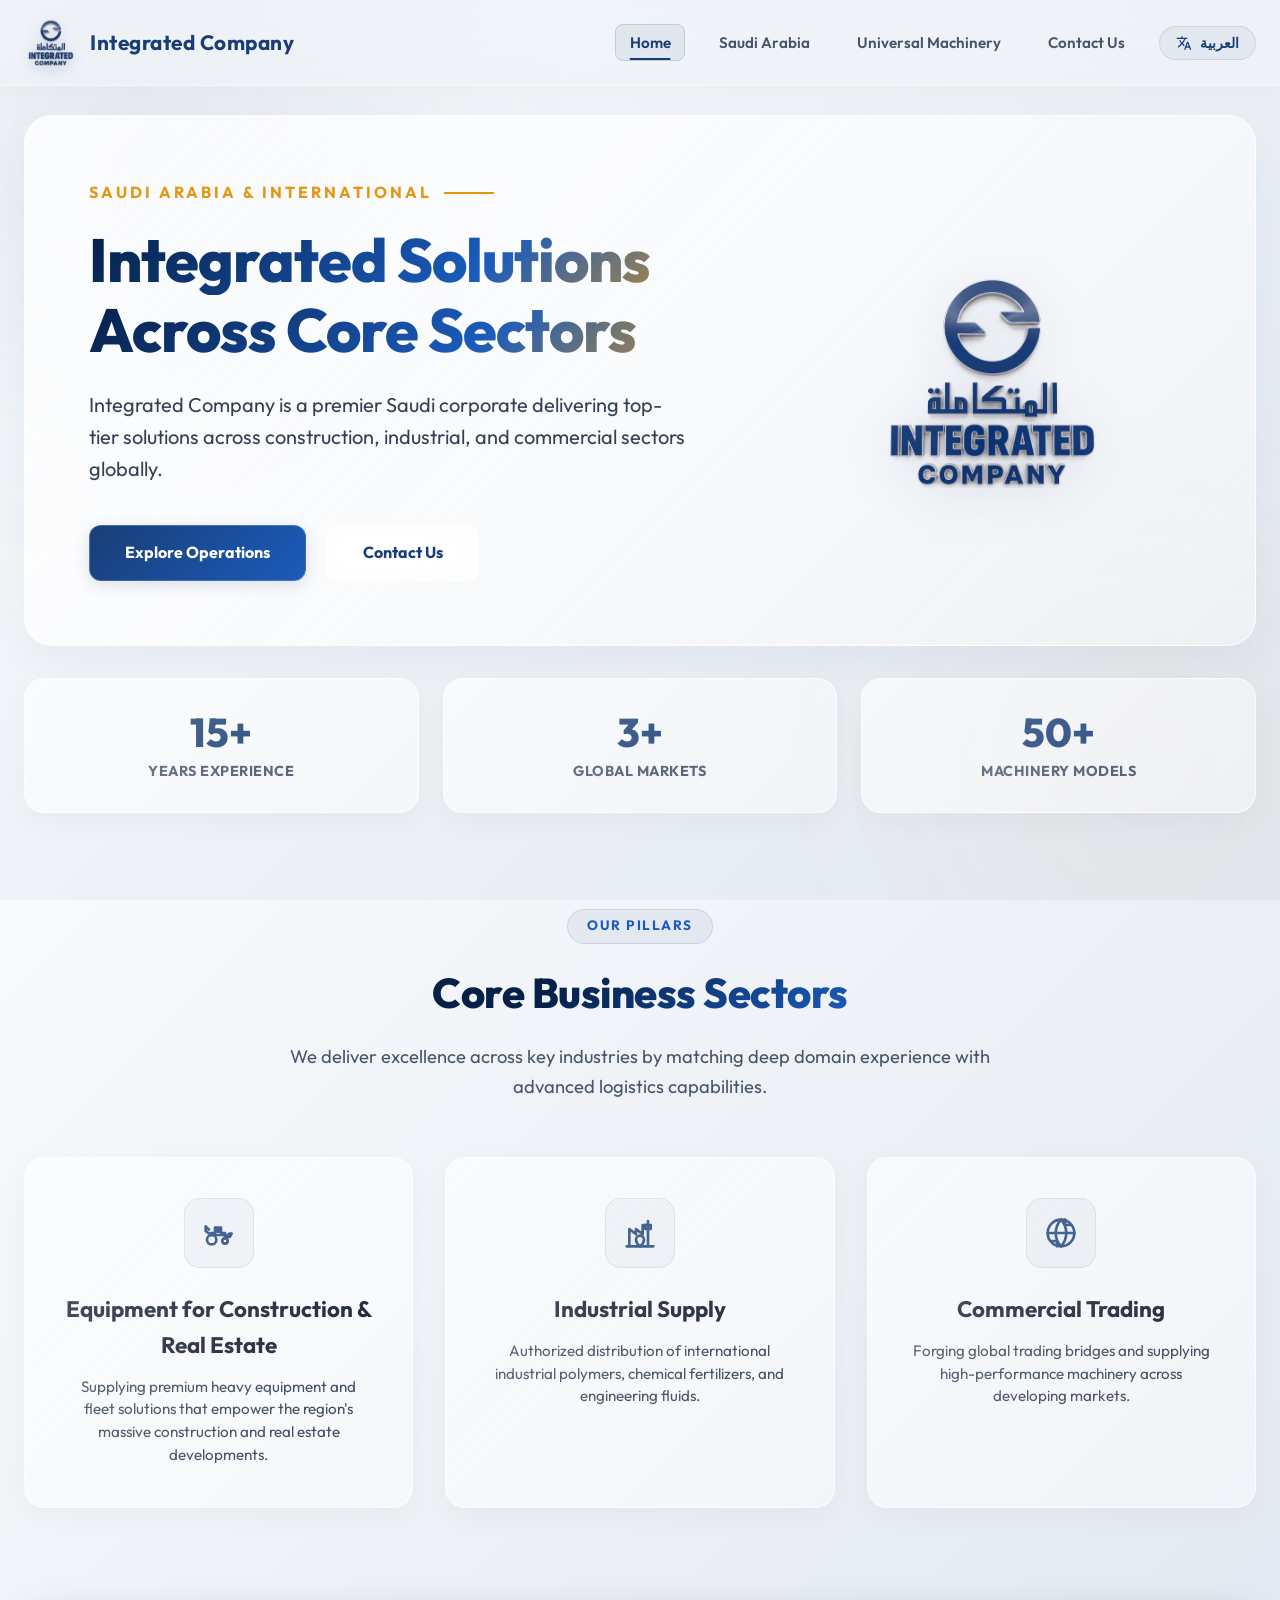
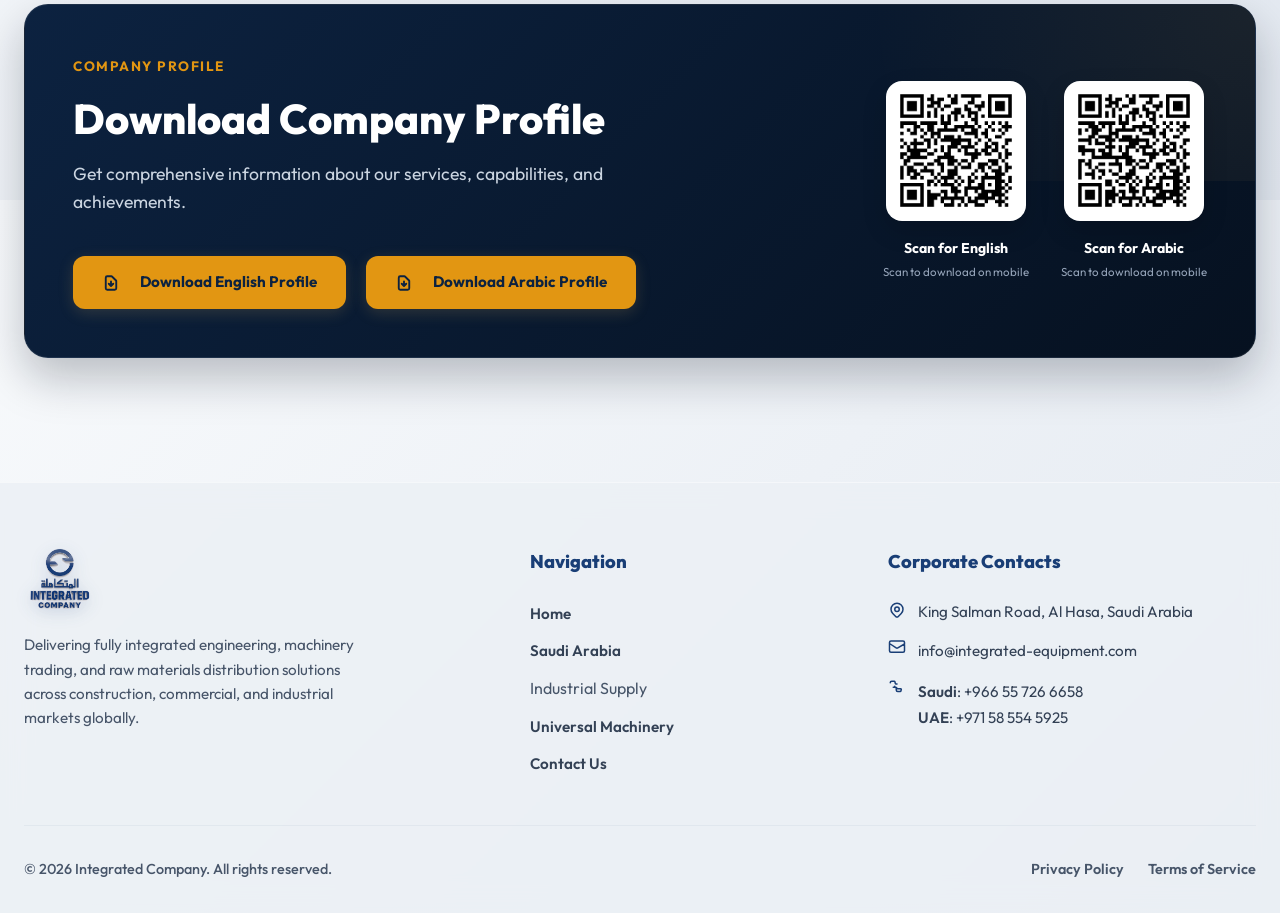
<file: index.html>
<!DOCTYPE html>
<html lang="en" dir="ltr">
<head>
  <meta charset="UTF-8">
  <meta name="viewport" content="width=device-width, initial-scale=1.0">
  <meta name="description" content="Integrated Company - Premium Saudi company delivering integrated engineering, industrial, and heavy machinery solutions across Saudi Arabia and West Africa.">
  <meta name="keywords" content="Integrated Company, Heavy Construction Equipment Saudi, SABIC Fertilizers Senegal, HDPE Polymers Dakar, NATIONAL Lubricants Senegal, Develon West Africa, Universal Machinery Group">

    <!-- SEO Meta Tags -->
    <meta name="robots" content="index, follow">
    <meta name="author" content="Integrated Company">
    <link rel="canonical" href="https://www.integrated-equipment.com/">
    <meta name="theme-color" content="#193D77">
    
    <!-- Open Graph -->
    <meta property="og:type" content="website">
    <meta property="og:title" content="Integrated Company - Heavy Equipment & Industrial Supply">
    <meta property="og:description" content="Leading supplier of Develon heavy construction equipment, SABIC industrial chemicals, and Petromin lubricants across Saudi Arabia, UAE, and West Africa.">
    <meta property="og:url" content="https://www.integrated-equipment.com/">
    <meta property="og:image" content="https://www.integrated-equipment.com/saudi_construction.png">
    <meta property="og:site_name" content="Integrated Company">
    <meta property="og:locale" content="en_US">
    <meta property="og:locale:alternate" content="ar_SA">
    
    <!-- Twitter Card -->
    <meta name="twitter:card" content="summary_large_image">
    <meta name="twitter:title" content="Integrated Company - Heavy Equipment & Industrial Supply">
    <meta name="twitter:description" content="Leading supplier of Develon heavy construction equipment, SABIC industrial chemicals, and Petromin lubricants.">
    <meta name="twitter:image" content="https://www.integrated-equipment.com/saudi_construction.png">
    


  <title>Integrated Company | Saudi Arabia & International Solutions</title>
  
  <!-- Favicon -->
  <link rel="icon" type="image/x-icon" href="favicon.ico">
  <link rel="icon" type="image/png" sizes="192x192" href="favicon.png">
  
  <!-- CSS Stylesheet -->
  <link rel="stylesheet" href="style.css?v=2.2">

    <!-- Structured Data -->
    <script type="application/ld+json">
    {
      "@context": "https://schema.org",
      "@type": "Organization",
      "name": "Integrated Company",
      "url": "https://www.integrated-equipment.com",
      "logo": "https://www.integrated-equipment.com/Integrated_Logo.png",
      "description": "Leading supplier of heavy construction equipment, industrial chemicals, and lubricants.",
      "address": {
        "@type": "PostalAddress",
        "streetAddress": "Al Mojil Tower, Level 6, King Salman Road",
        "addressLocality": "Al Hasa",
        "postalCode": "36341",
        "addressCountry": "SA"
      },
      "contactPoint": {
        "@type": "ContactPoint",
        "telephone": "+966557266658",
        "contactType": "sales",
        "email": "info@integrated-equipment.com"
      },
      "sameAs": []
    }
    </script>
</head>
<body>
  <a href="#home-section" class="skip-link" data-i18n="skip_link">Skip to main content</a>

  <!-- Floating Glowing Backdrops Wrapper Container (contain: strict to completely block sibling layout shifts) -->
  <div class="glow-backdrops-container" aria-hidden="true">
    <div class="glow-backdrop"></div>
    <div class="glow-backdrop-2"></div>
  </div>

  <!-- Header & Glass Navbar -->
  <header class="navbar" id="main-navbar">
    <div class="container">
      <a href="#" class="nav-brand" id="brand-link">
        <img src="Integrated_Logo.png" alt="Integrated Company Logo" width="54" height="54">
        <span data-i18n="nav_brand">Integrated Company</span>
      </a>
      
      <!-- Desktop Navigation -->
      <nav aria-label="Main navigation">
        <ul class="nav-links" id="navbar-links">
          <li class="active" data-page="home"><a href="#home" data-i18n="nav_home" aria-current="page">Home</a></li>
          <li data-page="saudi"><a href="#saudi" data-i18n="nav_saudi">Saudi Arabia</a></li>
          <!-- HIDDEN: Industrial Supply tab temporarily disabled
          <li data-page="senegal"><a href="#senegal" data-i18n="nav_senegal">Senegal Branch</a></li>
          -->
          <li data-page="universal"><a href="#universal" data-i18n="nav_universal">Universal Machinery</a></li>
          <li data-page="contact"><a href="#contact" data-i18n="nav_contact">Contact Us</a></li>
          <li>
            <button class="btn-lang" id="lang-toggle-btn" aria-label="Switch language">
              <svg xmlns="http://www.w3.org/2000/svg" viewBox="0 0 24 24" aria-hidden="true"><path d="M12.87 15.07l-2.54-2.51.03-.03c1.74-1.94 2.98-4.17 3.71-6.53H17V4h-7V2H8v2H1v1.99h11.17C11.5 7.92 10.44 9.75 9 11.35 8.07 10.32 7.3 9.19 6.69 8h-2c.73 1.63 1.73 3.17 2.98 4.56l-5.09 5.02L4 19l5-5 3.11 3.11.76-2.04zM18.5 10h-2L12 22h2l1.12-3h4.75L21 22h2l-4.5-12zm-2.62 7l1.62-4.33L19.12 17h-3.24z"/></svg>
              <span id="lang-text">العربية</span>
            </button>
          </li>
        </ul>
      </nav>

      <!-- Mobile Menu Button -->
      <button class="mobile-menu-btn" id="mobile-toggle" aria-label="Toggle Menu">
        &#9776;
      </button>
    </div>
  </header>

  <!-- Mobile Menu Blur Backdrop -->
  <div class="mobile-menu-overlay" id="menu-overlay" aria-hidden="true"></div>

  <!-- Main Website Content -->
  <main>
    <div class="container">
      
      <!-- ==================== HOME PAGE ==================== -->
      <section id="home-section" class="page-section active">
        <!-- ==================== FLAGSHIP HERO BAR ==================== -->
        <div class="hero-bar-container glass-card">
          <div class="hero-bar-content">
            <div class="hero-tagline">
              <span data-i18n="hero_tagline">Saudi Arabia & International</span>
            </div>
            <h1 class="hero-title" id="main-hero-title">
              <span data-i18n="hero_title_1">Integrated Solutions</span>
              <span data-i18n="hero_title_2">Across Core Sectors</span>
            </h1>
            <p class="hero-desc" data-i18n="hero_desc">
              Integrated Company is a premier Saudi corporate delivering top-tier solutions across construction, industrial, and commercial sectors globally.
            </p>
            <div class="hero-buttons">
              <a href="#saudi" class="btn btn-primary" id="hero-btn-explore" data-i18n="hero_btn_explore">Explore Operations</a>
              <a href="#contact" class="btn btn-secondary" id="hero-btn-contact" data-i18n="hero_btn_contact">Contact Us</a>
            </div>
          </div>
          
          <div class="hero-bar-visual">
            <img src="Integrated_Logo.png" alt="Integrated Company Emblem" class="hero-bar-logo" width="250" height="250">
          </div>
        </div>

        <!-- Flagship Quick Stats Bar -->
        <div class="hero-stats-row">
          <div class="glass-card stat-box">
            <div class="stat-number">15+</div>
            <div class="stat-label" data-i18n="stat_years">Years Experience</div>
          </div>
          <div class="glass-card stat-box">
            <div class="stat-number">3+</div>
            <div class="stat-label" data-i18n="stat_markets">Global Markets</div>
          </div>
          <div class="glass-card stat-box">
            <div class="stat-number">50+</div>
            <div class="stat-label" data-i18n="stat_machinery">Machinery Models</div>
          </div>
        </div>

        <!-- Corporate Core Sectors Grid -->
        <div class="home-sectors">
          <div class="section-header">
            <span class="section-badge" data-i18n="sectors_badge">Our Pillars</span>
            <h2 class="section-title"><span data-i18n="sectors_title">Core Business Sectors</span></h2>
            <p class="section-desc" data-i18n="sectors_desc">We deliver excellence across key industries by matching deep domain experience with advanced logistics capabilities.</p>
          </div>
          
          <div class="sectors-grid">
            <!-- Construction Sector -->
            <div class="glass-card sector-card">
              <div class="sector-icon">
                <svg xmlns="http://www.w3.org/2000/svg" width="32" height="32" viewBox="0 0 24 24" fill="none" stroke="currentColor" stroke-width="2" stroke-linecap="round" stroke-linejoin="round" aria-hidden="true">
                  <!-- Wheels -->
                  <circle cx="6.5" cy="17" r="3.5"/>
                  <circle cx="16.5" cy="18" r="2"/>
                  <!-- Chassis & Cab -->
                  <path d="M6 13.5h10.5V12h-3V8H9v4H6z" />
                  <rect x="10" y="9" width="2" height="2" />
                  <!-- Front Loader Bucket -->
                  <path d="M16.5 15h3.5l1.5-2.5h-1.5l-3.5 2.5z" />
                  <!-- Rear Digging Backhoe Arm -->
                  <path d="M6 13.5L2 10.5V7l2.5 2.5" />
                </svg>
              </div>
              <h3 data-i18n="sector_const_title">Equipment for Construction & Real Estate</h3>
              <p data-i18n="sector_const_desc">Supplying premium heavy equipment and fleet solutions that empower the region's massive construction and real estate developments.</p>
            </div>
            
            <!-- Industrial Sector -->
            <div class="glass-card sector-card">
              <div class="sector-icon">
                <svg xmlns="http://www.w3.org/2000/svg" width="32" height="32" viewBox="0 0 24 24" fill="none" stroke="currentColor" stroke-width="2" stroke-linecap="round" stroke-linejoin="round" aria-hidden="true">
                  <path d="M2 22h20M4 22V9l5 4V9l5 4V6h4v16" />
                  <path d="M16 6h4v3h-4zM18 3v3" />
                  <path d="M12 14a3 3 0 0 1 3 3c0 2.5-3 5-3 5s-3-2.5-3-5a3 3 0 0 1 3-3z" />
                </svg>
              </div>
              <h3 data-i18n="sector_ind_title">Industrial Supply</h3>
              <p data-i18n="sector_ind_desc">Authorized distribution of international industrial polymers, chemical fertilizers, and engineering fluids.</p>
            </div>
            
            <!-- Commercial Sector -->
            <div class="glass-card sector-card">
              <div class="sector-icon">
                <svg xmlns="http://www.w3.org/2000/svg" width="32" height="32" viewBox="0 0 24 24" fill="none" stroke="currentColor" stroke-width="2" stroke-linecap="round" stroke-linejoin="round" aria-hidden="true">
                  <circle cx="12" cy="12" r="10" />
                  <path d="M2 12h20M12 2a15.3 15.3 0 0 1 4 10 15.3 15.3 0 0 1-4 10 15.3 15.3 0 0 1-4-10 15.3 15.3 0 0 1 4-10z" />
                  <path d="M19 6h-4V2M5 18h4v4" />
                </svg>
              </div>
              <h3 data-i18n="sector_comm_title">Commercial Trading</h3>
              <p data-i18n="sector_comm_desc">Forging global trading bridges and supplying high-performance machinery across developing markets.</p>
            </div>
          </div>
        </div>

        <!-- ==================== COMPANY PROFILE DOWNLOAD SECTION ==================== -->
        <div class="profile-download-block">
          <div class="profile-download-card">
            <div class="profile-download-info">
              <span class="profile-download-badge" data-i18n="profile_download_badge">Company Profile</span>
              <h2 class="profile-download-title" data-i18n="profile_download_title">Download Company Profile</h2>
              <p class="profile-download-desc" data-i18n="profile_download_desc">
                Get comprehensive information about our services, capabilities, and achievements.
              </p>
              
              <div class="profile-download-actions">
                <a href="Profile_Integrated-Company_En.pdf" download="Profile_Integrated-Company_En.pdf" class="btn btn-gold btn-download-en">
                  <svg xmlns="http://www.w3.org/2000/svg" width="18" height="18" fill="none" viewBox="0 0 24 24" stroke="currentColor" stroke-width="2.5" style="margin-right: 8px;"><path stroke-linecap="round" stroke-linejoin="round" d="M12 10v6m0 0l-3-3m3 3l3-3m2 8H7a2 2 0 01-2-2V5a2 2 0 012-2h5.586a1 1 0 01.707.293l5.414 5.414a1 1 0 01.293.707V19a2 2 0 01-2 2z"/></svg>
                  <span data-i18n="profile_download_en_btn">Download English Profile</span>
                </a>
                <a href="Profile_Integrated-Company_Ar.pdf" download="Profile_Integrated-Company_Ar.pdf" class="btn btn-gold btn-download-ar">
                  <svg xmlns="http://www.w3.org/2000/svg" width="18" height="18" fill="none" viewBox="0 0 24 24" stroke="currentColor" stroke-width="2.5" style="margin-right: 8px;"><path stroke-linecap="round" stroke-linejoin="round" d="M12 10v6m0 0l-3-3m3 3l3-3m2 8H7a2 2 0 01-2-2V5a2 2 0 012-2h5.586a1 1 0 01.707.293l5.414 5.414a1 1 0 01.293.707V19a2 2 0 01-2 2z"/></svg>
                  <span data-i18n="profile_download_ar_btn">Download Arabic Profile</span>
                </a>
              </div>
            </div>
            
            <div class="profile-download-qrs">
              <div class="qr-item">
                <div class="qr-code-box">
                  <img src="qr_en.png" alt="English Profile QR Code" width="112" height="112">
                </div>
                <div class="qr-caption">
                  <span class="qr-main-caption" data-i18n="profile_scan_en_label">Scan for English</span>
                  <span class="qr-sub-caption" data-i18n="profile_scan_mobile">Scan to download on mobile</span>
                </div>
              </div>
              <div class="qr-item">
                <div class="qr-code-box">
                  <img src="qr_ar.png" alt="Arabic Profile QR Code" width="112" height="112">
                </div>
                <div class="qr-caption">
                  <span class="qr-main-caption" data-i18n="profile_scan_ar_label">Scan for Arabic</span>
                  <span class="qr-sub-caption" data-i18n="profile_scan_mobile">Scan to download on mobile</span>
                </div>
              </div>
            </div>
          </div>
        </div>
      </section>

      <!-- ==================== SAUDI ARABIA OPERATIONS ==================== -->
      <section id="saudi-section" class="page-section">
        <div class="section-header">
          <span class="section-badge" data-i18n="saudi_badge">Local Market Expertise</span>
          <h2 class="section-title"><span data-i18n="saudi_title">Saudi Arabia Operations</span></h2>
          <p class="section-desc" data-i18n="saudi_desc">Providing heavy machinery logistics and shaping landscapes through specialized construction management inside the Kingdom.</p>
        </div>

        <div class="saudi-split">
          <div class="saudi-media">
            <img src="saudi_construction.png" alt="Riyadh Skyscraper Construction" loading="lazy" width="800" height="600">
          </div>
          <div class="saudi-content">
            <h3 data-i18n="saudi_subtitle">Pioneering Real Estate & Fleet Solutions</h3>
            <p data-i18n="saudi_text_1">
              In Saudi Arabia, we operate at the intersection of infrastructure development and heavy machinery trading. We specialize in the trading of high-quality heavy construction equipment and are actively engaged in the real estate sector.
            </p>
            <p data-i18n="saudi_text_2">
              Our project management division leads high-end construction efforts, executing specialized projects with uncompromising quality standards and absolute efficiency.
            </p>
            <ul class="saudi-feature-list">
              <li>
                <svg xmlns="http://www.w3.org/2000/svg" fill="none" viewBox="0 0 24 24" stroke="currentColor" aria-hidden="true"><path stroke-linecap="round" stroke-linejoin="round" stroke-width="2.5" d="M5 13l4 4L19 7"/></svg>
                <span data-i18n="saudi_feat_1">Comprehensive Fleet Solutions</span>
              </li>
              <li>
                <svg xmlns="http://www.w3.org/2000/svg" fill="none" viewBox="0 0 24 24" stroke="currentColor" aria-hidden="true"><path stroke-linecap="round" stroke-linejoin="round" stroke-width="2.5" d="M5 13l4 4L19 7"/></svg>
                <span data-i18n="saudi_feat_2">Elite Real Estate Development</span>
              </li>
              <li>
                <svg xmlns="http://www.w3.org/2000/svg" fill="none" viewBox="0 0 24 24" stroke="currentColor" aria-hidden="true"><path stroke-linecap="round" stroke-linejoin="round" stroke-width="2.5" d="M5 13l4 4L19 7"/></svg>
                <span data-i18n="saudi_feat_3">Advanced Project Management</span>
              </li>
            </ul>
          </div>
        </div>

        <!-- Equipment trading grid -->
        <h3 class="equipment-section-title" data-i18n="saudi_eq_title">Our Heavy Construction Equipment Catalog</h3>
        <div class="equipment-grid">
          <!-- Grader -->
          <div class="glass-card equipment-card">
            <div class="equipment-icon-container">
              <svg xmlns="http://www.w3.org/2000/svg" width="28" height="28" viewBox="0 0 24 24" fill="none" stroke="currentColor" stroke-width="2" stroke-linecap="round" stroke-linejoin="round" aria-hidden="true">
                <circle cx="16" cy="17" r="2" />
                <circle cx="20" cy="17" r="2" />
                <circle cx="5" cy="17" r="2" />
                <line x1="9" y1="18" x2="13" y2="15" />
                <path d="M5 15h1v-2l8-3h2v4h4v3" />
                <rect x="11" y="6" width="4" height="4" rx="1" />
                <line x1="13" y1="6" x2="13" y2="10" />
              </svg>
            </div>
            <h4 data-i18n="eq_grader_name">Motor Grader</h4>
            <p data-i18n="eq_grader_desc">Engineered for absolute leveling precision in road building and large scale architectural site preparation.</p>
          </div>
          <!-- Dozer -->
          <div class="glass-card equipment-card">
            <div class="equipment-icon-container">
              <svg xmlns="http://www.w3.org/2000/svg" width="28" height="28" viewBox="0 0 24 24" fill="none" stroke="currentColor" stroke-width="2" stroke-linecap="round" stroke-linejoin="round" aria-hidden="true">
                <rect x="4" y="14" width="13" height="4" rx="2" />
                <path d="M19 18v-5l2-1" />
                <path d="M14 15l5 1" />
                <path d="M6 14V8h6v6" />
                <rect x="8" y="9.5" width="2.5" height="2.5" />
                <path d="M4 15H2v-3" />
              </svg>
            </div>
            <h4 data-i18n="eq_dozer_name">Crawler Dozer</h4>
            <p data-i18n="eq_dozer_desc">Massive pushing power combined with heavy tracks for earthmoving across harsh desert environments.</p>
          </div>
          <!-- Backhoe -->
          <div class="glass-card equipment-card">
            <div class="equipment-icon-container">
              <svg xmlns="http://www.w3.org/2000/svg" width="28" height="28" viewBox="0 0 24 24" fill="none" stroke="currentColor" stroke-width="2" stroke-linecap="round" stroke-linejoin="round" aria-hidden="true">
                <circle cx="14" cy="16" r="3" />
                <circle cx="6" cy="17" r="2" />
                <path d="M6 15h11v-4H12V7H8v4H6z" />
                <path d="M6 14H2l-1-3h2l1 2" />
                <path d="M17 14h2l2.5-3.5 0.5-3.5-1.5 1" />
                <path d="M19 7l1.5-1.5" />
              </svg>
            </div>
            <h4 data-i18n="eq_backhoe_name">Backhoe Loader</h4>
            <p data-i18n="eq_backhoe_desc">Unmatched versatility combining a strong front loader bucket and high-reach rear digging arm.</p>
          </div>
          <!-- Excavator -->
          <div class="glass-card equipment-card">
            <div class="equipment-icon-container">
              <svg xmlns="http://www.w3.org/2000/svg" width="28" height="28" viewBox="0 0 24 24" fill="none" stroke="currentColor" stroke-width="2" stroke-linecap="round" stroke-linejoin="round" aria-hidden="true">
                <rect x="3" y="16" width="12" height="3" rx="1.5" />
                <path d="M5 16V9h6v3h3v4z" />
                <path d="M11 11l4-5 3.5 3L20 13" />
                <path d="M19.5 12.5l1.5 2h-2.5z" />
              </svg>
            </div>
            <h4 data-i18n="eq_excavator_name">Heavy Excavator</h4>
            <p data-i18n="eq_excavator_desc">High breakout forces for deep trenching, rock breaking, demolition, and massive bulk earth works.</p>
          </div>
        </div>
      </section>

      <!-- ==================== INDUSTRIAL SUPPLY & GLOBAL DISTRIBUTION ==================== -->
      <section id="senegal-section" class="page-section" style="display: none !important;">
        <div class="section-header">
          <span class="section-badge" data-i18n="senegal_badge">Global Hub</span>
          <h2 class="section-title"><span data-i18n="senegal_title">Industrial Supply & Distribution</span></h2>
          <p class="section-desc" data-i18n="senegal_desc">Serving as the trusted global supplier of premium industrial polymers, agricultural agri-nutrients, and high-performance lubricants.</p>
        </div>

        <div class="senegal-split">
          <div class="senegal-content">
            <h3 data-i18n="senegal_subtitle">Global Industrial Supply & Authorized Distribution</h3>
            <p data-i18n="senegal_text_1">
              Integrated Company is an approved distributor of world-class materials and petrochemical products, primarily supplying industry-leading <strong>SABIC</strong> polymers and agri-nutrients, alongside premium <strong>PETROLUBE</strong> lubricants and engineering fluids.
            </p>
            <p data-i18n="senegal_text_2">
              We are actively increasing our supply footprint around the world and constantly expanding our product catalog. By maintaining robust, high-performance global supply chains, we support agricultural expansion, packaging manufacturers, and automotive fleets across developing international markets.
            </p>
            
            <!-- Strategic Brands Logos -->
            <div class="authorized-brands-container">
              <span class="authorized-brands-label" data-i18n="authorized_brands_label">Strategic Partners & Authorized Brands</span>
              <div class="authorized-brands-logos">
                <!-- SABIC Brand Badge -->
                <div class="brand-badge-item">
                  <img src="sabic_logo.png" alt="SABIC Logo" class="brand-logo-img" loading="lazy" width="120" height="38">
                </div>
                <!-- PETROLUBE Brand Badge -->
                <div class="brand-badge-item">
                  <img src="petrolube_logo.png" alt="Petrolube Logo" class="brand-logo-img" loading="lazy" width="120" height="38">
                </div>
              </div>
            </div>
          </div>
          <div class="senegal-media">
            <img src="senegal_branch.png" alt="Industrial Supply and Polymers Showcase" loading="lazy" width="800" height="600">
          </div>
        </div>

        <!-- Distributed Products Grid -->
        <div class="distribution-grid">
          <!-- SABIC Polymers -->
          <div class="glass-card dist-card">
            <span class="dist-tag" data-i18n="dist_tag_plastic">Manufacturing</span>
            <h4 data-i18n="dist_hdpe_title">SABIC Polymers</h4>
            <p data-i18n="dist_hdpe_desc">
              High-density polyethylene (HDPE) and polypropylene (PP) polymers essential for blowing extrusion, injection molding, and agricultural pipe manufacturing.
            </p>
            <ul class="dist-features">
              <li>
                <svg xmlns="http://www.w3.org/2000/svg" viewBox="0 0 20 20" fill="currentColor" aria-hidden="true"><path fill-rule="evenodd" d="M10 18a8 8 0 100-16 8 8 0 000 16zm3.707-9.293a1 1 0 00-1.414-1.414L9 10.586 7.707 9.293a1 1 0 00-1.414 1.414l2 2a1 1 0 001.414 0l4-4z" clip-rule="evenodd"/></svg>
                <span data-i18n="dist_hdpe_f1">High Tensile Strength</span>
              </li>
              <li>
                <svg xmlns="http://www.w3.org/2000/svg" viewBox="0 0 20 20" fill="currentColor" aria-hidden="true"><path fill-rule="evenodd" d="M10 18a8 8 0 100-16 8 8 0 000 16zm3.707-9.293a1 1 0 00-1.414-1.414L9 10.586 7.707 9.293a1 1 0 00-1.414 1.414l2 2a1 1 0 001.414 0l4-4z" clip-rule="evenodd"/></svg>
                <span data-i18n="dist_hdpe_f2">Excellent Chemical Resistance</span>
              </li>
            </ul>
          </div>

          <!-- SABIC Agri-Nutrients -->
          <div class="glass-card dist-card">
            <span class="dist-tag" data-i18n="dist_tag_agri">Agriculture</span>
            <h4 data-i18n="dist_fertilizer_title">SABIC Agri-Nutrients</h4>
            <p data-i18n="dist_fertilizer_desc">
              Approved global distributor of SABIC's world-leading agricultural urea and chemical fertilizers, designed to maximize crop yields across diverse soil types.
            </p>
            <ul class="dist-features">
              <li>
                <svg xmlns="http://www.w3.org/2000/svg" viewBox="0 0 20 20" fill="currentColor" aria-hidden="true"><path fill-rule="evenodd" d="M10 18a8 8 0 100-16 8 8 0 000 16zm3.707-9.293a1 1 0 00-1.414-1.414L9 10.586 7.707 9.293a1 1 0 00-1.414 1.414l2 2a1 1 0 001.414 0l4-4z" clip-rule="evenodd"/></svg>
                <span data-i18n="dist_fertilizer_f1">High Nitrogen Content</span>
              </li>
              <li>
                <svg xmlns="http://www.w3.org/2000/svg" viewBox="0 0 20 20" fill="currentColor" aria-hidden="true"><path fill-rule="evenodd" d="M10 18a8 8 0 100-16 8 8 0 000 16zm3.707-9.293a1 1 0 00-1.414-1.414L9 10.586 7.707 9.293a1 1 0 00-1.414 1.414l2 2a1 1 0 001.414 0l4-4z" clip-rule="evenodd"/></svg>
                <span data-i18n="dist_fertilizer_f2">High Solubility</span>
              </li>
            </ul>
          </div>
          
          <!-- PETROLUBE Lubricants -->
          <div class="glass-card dist-card">
            <span class="dist-tag" data-i18n="dist_tag_fluid">Industrial</span>
            <h4 data-i18n="dist_lubricant_title">PETROLUBE Lubricants</h4>
            <p data-i18n="dist_lubricant_desc">
              Approved distribution of premium PETROLUBE and National heavy-duty automotive engine oils, gear oils, hydraulic fluids, and grease systems.
            </p>
            <ul class="dist-features">
              <li>
                <svg xmlns="http://www.w3.org/2000/svg" viewBox="0 0 20 20" fill="currentColor" aria-hidden="true"><path fill-rule="evenodd" d="M10 18a8 8 0 100-16 8 8 0 000 16zm3.707-9.293a1 1 0 00-1.414-1.414L9 10.586 7.707 9.293a1 1 0 00-1.414 1.414l2 2a1 1 0 001.414 0l4-4z" clip-rule="evenodd"/></svg>
                <span data-i18n="dist_lubricant_f1">Maximum Wear Protection</span>
              </li>
              <li>
                <svg xmlns="http://www.w3.org/2000/svg" viewBox="0 0 20 20" fill="currentColor" aria-hidden="true"><path fill-rule="evenodd" d="M10 18a8 8 0 100-16 8 8 0 000 16zm3.707-9.293a1 1 0 00-1.414-1.414L9 10.586 7.707 9.293a1 1 0 00-1.414 1.414l2 2a1 1 0 001.414 0l4-4z" clip-rule="evenodd"/></svg>
                <span data-i18n="dist_lubricant_f2">Thermal Stability</span>
              </li>
            </ul>
          </div>

          <!-- Global Supply Expansion -->
          <div class="glass-card dist-card">
            <span class="dist-tag" data-i18n="dist_tag_expansion">Global Reach</span>
            <h4 data-i18n="dist_expansion_title">Global Supply Expansion</h4>
            <p data-i18n="dist_expansion_desc">
              We are actively increasing our supply footprint around the world and constantly expanding our product catalog to meet growing global industrial demands.
            </p>
            <ul class="dist-features">
              <li>
                <svg xmlns="http://www.w3.org/2000/svg" viewBox="0 0 20 20" fill="currentColor" aria-hidden="true"><path fill-rule="evenodd" d="M10 18a8 8 0 100-16 8 8 0 000 16zm3.707-9.293a1 1 0 00-1.414-1.414L9 10.586 7.707 9.293a1 1 0 00-1.414 1.414l2 2a1 1 0 001.414 0l4-4z" clip-rule="evenodd"/></svg>
                <span data-i18n="dist_expansion_f1">Constantly Growing Catalog</span>
              </li>
              <li>
                <svg xmlns="http://www.w3.org/2000/svg" viewBox="0 0 20 20" fill="currentColor" aria-hidden="true"><path fill-rule="evenodd" d="M10 18a8 8 0 100-16 8 8 0 000 16zm3.707-9.293a1 1 0 00-1.414-1.414L9 10.586 7.707 9.293a1 1 0 00-1.414 1.414l2 2a1 1 0 001.414 0l4-4z" clip-rule="evenodd"/></svg>
                <span data-i18n="dist_expansion_f2">Worldwide Logistics Pipeline</span>
              </li>
            </ul>
          </div>
        </div>
      </section>

      <!-- ==================== UNIVERSAL MACHINERY GROUP ==================== -->
      <section id="universal-section" class="page-section">
        <div class="section-header">
          <span class="section-badge" data-i18n="universal_badge">Strategic Partnership</span>
          <h2 class="section-title"><span data-i18n="universal_title">Universal Machinery Group</span></h2>
          <p class="section-desc" data-i18n="universal_desc">Consolidating our heavy machinery network and engineering dominance throughout dynamic markets in West Africa.</p>
        </div>

        <div class="universal-split">
          <div class="universal-media">
            <img src="universal_machinery.png" alt="Develon Heavy Equipment on Site" loading="lazy" width="800" height="600">
          </div>
          <div class="universal-content">
            <h3 data-i18n="universal_subtitle">Strategic West African Alliance</h3>
            <p data-i18n="universal_text_1">
              Integrated Company holds an important shareholding stake in Universal Machinery Group. This solidifies our footprint in West Africa's rapid infrastructure, construction, and mining boom.
            </p>
            <p data-i18n="universal_text_2">
              As the approved distributor of Doosan (Develon) equipment, Universal Machinery Group provides top-tier machines with unparalleled after-sales support and authentic parts distribution.
            </p>
          </div>
        </div>

        <!-- Machinery grid showroom -->
        <h3 class="showcase-section-title" data-i18n="universal_showcase_title">Doosan (Develon) Equipment Range</h3>
        <div class="machinery-grid">
          <!-- Crawler Excavator -->
          <div class="glass-card machine-card">
            <div class="machine-img-box">
              <img src="develon_excavator.png" alt="Crawler Excavator" loading="lazy" width="400" height="300">
            </div>
            <div class="machine-details">
              <span class="machine-brand">Develon</span>
              <h4 data-i18n="mach_excavator_title">Crawler Excavator</h4>
              <p data-i18n="mach_excavator_desc">Designed for heavy digging, offering exceptional breakout force and high hydraulic fuel efficiency.</p>
              <div class="machine-specs">
                <div class="machine-spec-item">
                  <span data-i18n="spec_weight">Operating Weight</span>
                  <span>22.5 Tons</span>
                </div>
                <div class="machine-spec-item">
                  <span data-i18n="spec_power">Engine Power</span>
                  <span>162 HP</span>
                </div>
              </div>
            </div>
          </div>
          
          <!-- Wheel Loader -->
          <div class="glass-card machine-card">
            <div class="machine-img-box">
              <img src="develon_loader.png" alt="Wheel Loader" loading="lazy" width="400" height="300">
            </div>
            <div class="machine-details">
              <span class="machine-brand">Develon</span>
              <h4 data-i18n="mach_loader_title">Wheel Loader</h4>
              <p data-i18n="mach_loader_desc">Optimal loading capacity with double traction differentials and rapid loading cycle times.</p>
              <div class="machine-specs">
                <div class="machine-spec-item">
                  <span data-i18n="spec_bucket">Bucket Capacity</span>
                  <span>4.5 m³</span>
                </div>
                <div class="machine-spec-item">
                  <span data-i18n="spec_power">Engine Power</span>
                  <span>246 HP</span>
                </div>
              </div>
            </div>
          </div>
          
          <!-- Articulated Dump Truck -->
          <div class="glass-card machine-card">
            <div class="machine-img-box">
              <img src="develon_dump_truck.png" alt="Articulated Dump Truck" loading="lazy" width="400" height="300">
            </div>
            <div class="machine-details">
              <span class="machine-brand">Develon</span>
              <h4 data-i18n="mach_dump_title">Articulated Dump Truck</h4>
              <p data-i18n="mach_dump_desc">High-payload trucks offering continuous contact and absolute stability in steep mine quarry operations.</p>
              <div class="machine-specs">
                <div class="machine-spec-item">
                  <span data-i18n="spec_payload">Max Payload</span>
                  <span>28.0 Tons</span>
                </div>
                <div class="machine-spec-item">
                  <span data-i18n="spec_power">Engine Power</span>
                  <span>375 HP</span>
                </div>
              </div>
            </div>
          </div>
        </div>
      </section>

      <!-- ==================== CONTACT US & ABOUT ==================== -->
      <section id="contact-section" class="page-section">
        <div class="section-header">
          <span class="section-badge" data-i18n="contact_badge">Global Offices</span>
          <h2 class="section-title"><span data-i18n="contact_title">Contact Our Global Network</span></h2>
          <p class="section-desc" data-i18n="contact_desc">Connect with our business development team in Riyadh or Dakar to discover shared investment opportunities.</p>
        </div>

        <div class="contact-wrapper">
          <!-- Info Column -->
          <div class="contact-info-column">
            <div class="glass-card info-block">
              <h3 data-i18n="contact_info_title">Office Locations</h3>
              <div class="info-cards">
                <!-- Riyadh HQ -->
                <div class="info-card">
                  <div class="info-icon">
                    <svg xmlns="http://www.w3.org/2000/svg" width="20" height="20" viewBox="0 0 24 24" fill="none" stroke="currentColor" stroke-width="2" stroke-linecap="round" stroke-linejoin="round" aria-hidden="true"><path d="M21 10c0 7-9 13-9 13s-9-6-9-13a9 9 0 0 1 18 0z"/><circle cx="12" cy="10" r="3"/></svg>
                  </div>
                  <div class="info-details">
                    <h4 data-i18n="loc_riyadh_title">Saudi Arabia Headquarters</h4>
                    <p data-i18n="loc_riyadh_desc">King Fahd Road, Al Olaya District, Riyadh, Kingdom of Saudi Arabia</p>
                  </div>
                </div>
                <!-- Dakar Branch -->
                <div class="info-card">
                  <div class="info-icon">
                    <svg xmlns="http://www.w3.org/2000/svg" width="20" height="20" viewBox="0 0 24 24" fill="none" stroke="currentColor" stroke-width="2" stroke-linecap="round" stroke-linejoin="round" aria-hidden="true"><path d="M21 10c0 7-9 13-9 13s-9-6-9-13a9 9 0 0 1 18 0z"/><circle cx="12" cy="10" r="3"/></svg>
                  </div>
                  <div class="info-details">
                    <h4 data-i18n="loc_dakar_title">Senegal Operations Hub</h4>
                    <p data-i18n="loc_dakar_desc">Avenue Cheikh Anta Diop, Dakar, Republic of Senegal</p>
                  </div>
                </div>
              </div>
            </div>

          <!-- Direct Contacts Card -->
          <div class="glass-card info-block">
            <h3 data-i18n="contact_comm_title">Direct Channels</h3>
            <div class="info-cards">
              <!-- Email -->
                <div class="info-card">
                  <div class="info-icon">
                    <svg xmlns="http://www.w3.org/2000/svg" width="20" height="20" viewBox="0 0 24 24" fill="none" stroke="currentColor" stroke-width="2" stroke-linecap="round" stroke-linejoin="round" aria-hidden="true"><path d="M4 4h16c1.1 0 2 .9 2 2v12c0 1.1-.9 2-2 2H4c-1.1 0-2-.9-2-2V6c0-1.1.9-2 2-2z"/><polyline points="22,6 12,13 2,6"/></svg>
                  </div>
                  <div class="info-details">
                    <h4 data-i18n="ch_email_title">Corporate Communications</h4>
                    <p><a href="mailto:info@integrated-equipment.com">info@integrated-equipment.com</a></p>
                  </div>
                </div>
                <!-- Phone Channels -->
                <div class="info-card">
                  <div class="info-icon">
                    <svg xmlns="http://www.w3.org/2000/svg" width="20" height="20" viewBox="0 0 24 24" fill="none" stroke="currentColor" stroke-width="2" stroke-linecap="round" stroke-linejoin="round" aria-hidden="true"><path d="M22 16.92v3a2 2 0 0 1-2.18 2 19.79 19.79 0 0 1-8.63-3.07 19.5 19.5 0 0 1-6-6 19.79 19.79 0 0 1-3.07-8.67A2 2 0 0 1 4.11 2h3a2 2 0 0 1 2 1.72 12.84 12.84 0 0 0 .7 2.81 2 2 0 0 1-.45 2.11L8.09 9.91a16 16 0 0 0 6 6l1.27-1.27a2 2 0 0 1 2.11-.45 12.84 12.84 0 0 0 2.81.7A2 2 0 0 1 22 16.92z"/></svg>
                  </div>
                  <div class="info-details">
                    <h4 data-i18n="ch_phone_title">Direct Channels</h4>
                    <p><span data-i18n="phone_saudi" style="font-weight: 600;">Saudi Mobile</span>: <span dir="ltr"><a href="tel:+966557266658">+966 55 726 6658</a></span></p>
                    <p><span data-i18n="phone_uae" style="font-weight: 600;">UAE Mobile</span>: <span dir="ltr"><a href="tel:+971585545925">+971 58 554 5925</a></span></p>
                  </div>
                </div>
              </div>
            </div>
          </div>

          <!-- Glass Form Column -->
          <div class="glass-card contact-form-card" style="position: relative;">
            
            <!-- Success Overlay inside the card -->
            <div class="form-success-overlay" id="success-message">
              <div class="success-icon-container">
                <svg xmlns="http://www.w3.org/2000/svg" width="40" height="40" viewBox="0 0 20 20" fill="currentColor" aria-hidden="true"><path fill-rule="evenodd" d="M16.707 5.293a1 1 0 010 1.414l-8 8a1 1 0 01-1.414 0l-4-4a1 1 0 011.414-1.414L8 12.586l7.293-7.293a1 1 0 011.414 0z" clip-rule="evenodd"/></svg>
              </div>
              <h3 data-i18n="success_title" style="color: var(--color-accent-gold); font-size: 2rem; margin-bottom: 1rem;">Message Sent!</h3>
              <p data-i18n="success_desc" style="color: var(--color-text-light); max-width: 350px;">Thank you for contacting Integrated Company. Our international relations team will respond to your query shortly.</p>
            </div>

            <h3 class="form-title" data-i18n="form_title">Submit an Inquiry</h3>
            <p class="form-desc" data-i18n="form_desc">Reach out directly through our encrypted corporate contact channel.</p>
            
            <form id="corporate-contact-form" action="#" method="POST">
              <div class="form-grid">
                <div class="form-group">
                  <label class="form-label" for="form-name" data-i18n="label_name">Full Name</label>
                  <input type="text" class="form-input" id="form-name" required placeholder="e.g. John Doe">
                </div>
                <div class="form-group">
                  <label class="form-label" for="form-email" data-i18n="label_email">Email Address</label>
                  <input type="email" class="form-input" id="form-email" required placeholder="name@company.com">
                </div>
                <div class="form-group">
                  <label class="form-label" for="form-company" data-i18n="label_company">Company</label>
                  <input type="text" class="form-input" id="form-company" placeholder="e.g. Global Tech Ltd">
                </div>
                <div class="form-group">
                  <label class="form-label" for="form-subject" data-i18n="label_subject">Inquiry Subject</label>
                  <input type="text" class="form-input" id="form-subject" required placeholder="e.g. Equipment Supply">
                </div>
                <div class="form-group full-width">
                  <label class="form-label" for="form-message" data-i18n="label_message">Detailed Message</label>
                  <textarea class="form-textarea" id="form-message" required placeholder="Enter details about your request..."></textarea>
                </div>
              </div>
              <button type="submit" class="btn btn-primary" style="width: 100%; border-radius: 10px;" data-i18n="btn_submit">
                Send Corporate Inquiry
              </button>
            </form>
          </div>
        </div>
      </section>

    </div>
  </main>

  <!-- ==================== PREMIUM FOOTER ==================== -->
  <footer>
    <div class="container">
      <div class="footer-grid">
        <!-- Logo and Intro -->
        <div class="footer-logo-col">
          <img src="Integrated_Logo.png" alt="Integrated Company Emblem" loading="lazy" width="250" height="250">
          <p data-i18n="footer_intro">Delivering fully integrated engineering, machinery trading, and raw materials distribution solutions across construction, commercial, and industrial markets globally.</p>
        </div>
        
        <!-- Navigation -->
        <div class="footer-links-col">
          <h3 data-i18n="footer_nav_title">Navigation</h3>
          <ul class="footer-links">
            <li data-page="home"><a href="#home" data-i18n="nav_home">Home</a></li>
            <li data-page="saudi"><a href="#saudi" data-i18n="nav_saudi">Saudi Arabia</a></li>
            <li><span data-i18n="nav_senegal" style="color: var(--color-text-gray); cursor: default;">Industrial Supply</span></li>
            <li data-page="universal"><a href="#universal" data-i18n="nav_universal">Universal Machinery</a></li>
            <li data-page="contact"><a href="#contact" data-i18n="nav_contact">Contact Us</a></li>
          </ul>
        </div>
        
        <!-- Contacts -->
        <div class="footer-contact-col">
          <h3 data-i18n="footer_contact_title">Corporate Contacts</h3>
          <div class="footer-contact-info">
            <div class="footer-contact-item">
              <svg xmlns="http://www.w3.org/2000/svg" fill="none" viewBox="0 0 24 24" stroke="currentColor" aria-hidden="true"><path stroke-linecap="round" stroke-linejoin="round" stroke-width="2" d="M17.657 16.657L13.414 20.9a1.998 1.998 0 01-2.827 0l-4.244-4.243a8 8 0 1111.314 0z"/><path stroke-linecap="round" stroke-linejoin="round" stroke-width="2" d="M15 11a3 3 0 11-6 0 3 3 0 016 0z"/></svg>
              <span data-i18n="footer_addr">King Salman Road, Al Hasa, Saudi Arabia</span>
            </div>
            <div class="footer-contact-item">
              <svg xmlns="http://www.w3.org/2000/svg" fill="none" viewBox="0 0 24 24" stroke="currentColor" aria-hidden="true"><path stroke-linecap="round" stroke-linejoin="round" stroke-width="2" d="M3 8l7.89 5.26a2 2 0 002.22 0L22 8m-2 11H4a2 2 0 01-2-2V6a2 2 0 012-2h16a2 2 0 012 2v11a2 2 0 01-2 2z"/></svg>
              <span><a href="mailto:info@integrated-equipment.com" style="color: inherit; text-decoration: none;">info@integrated-equipment.com</a></span>
            </div>
            <div class="footer-contact-item" style="align-items: flex-start;">
              <svg xmlns="http://www.w3.org/2000/svg" fill="none" viewBox="0 0 24 24" stroke="currentColor" aria-hidden="true"><path stroke-linecap="round" stroke-linejoin="round" stroke-width="2" d="M3 5a2 2 0 012-2h3.28a1 1 0 01.94.725l.548 2.2a1 1 0 00.996.808H12m-3 3a2 2 0 002 2v3a2 2 0 002 2h3.28a1 1 0 00.94-.725l.548-2.2a1 1 0 00-.996-.808H12m0 0a2 2 0 00-2-2h-3"/></svg>
              <div>
                <p style="margin: 0;"><span data-i18n="footer_saudi" style="font-weight: 600;">Saudi</span>: <span dir="ltr"><a href="tel:+966557266658" style="color: inherit; text-decoration: none;">+966 55 726 6658</a></span></p>
                <p style="margin: 0;"><span data-i18n="footer_uae" style="font-weight: 600;">UAE</span>: <span dir="ltr"><a href="tel:+971585545925" style="color: inherit; text-decoration: none;">+971 58 554 5925</a></span></p>
              </div>
            </div>
          </div>
        </div>
      </div>
      
      <!-- Footer Bottom -->
      <div class="footer-bottom">
        <div class="footer-copyright">
          &copy; <span id="copyright-year">2026</span> <span data-i18n="footer_copy">Integrated Company. All rights reserved.</span>
        </div>
        <div class="footer-legal">
          <a href="#" data-i18n="legal_privacy">Privacy Policy</a>
          <a href="#" data-i18n="legal_terms">Terms of Service</a>
        </div>
      </div>
    </div>
  </footer>

  <!-- Web App Logic -->
  <script src="script.js?v=2.2"></script>
</body>
</html>
</file>
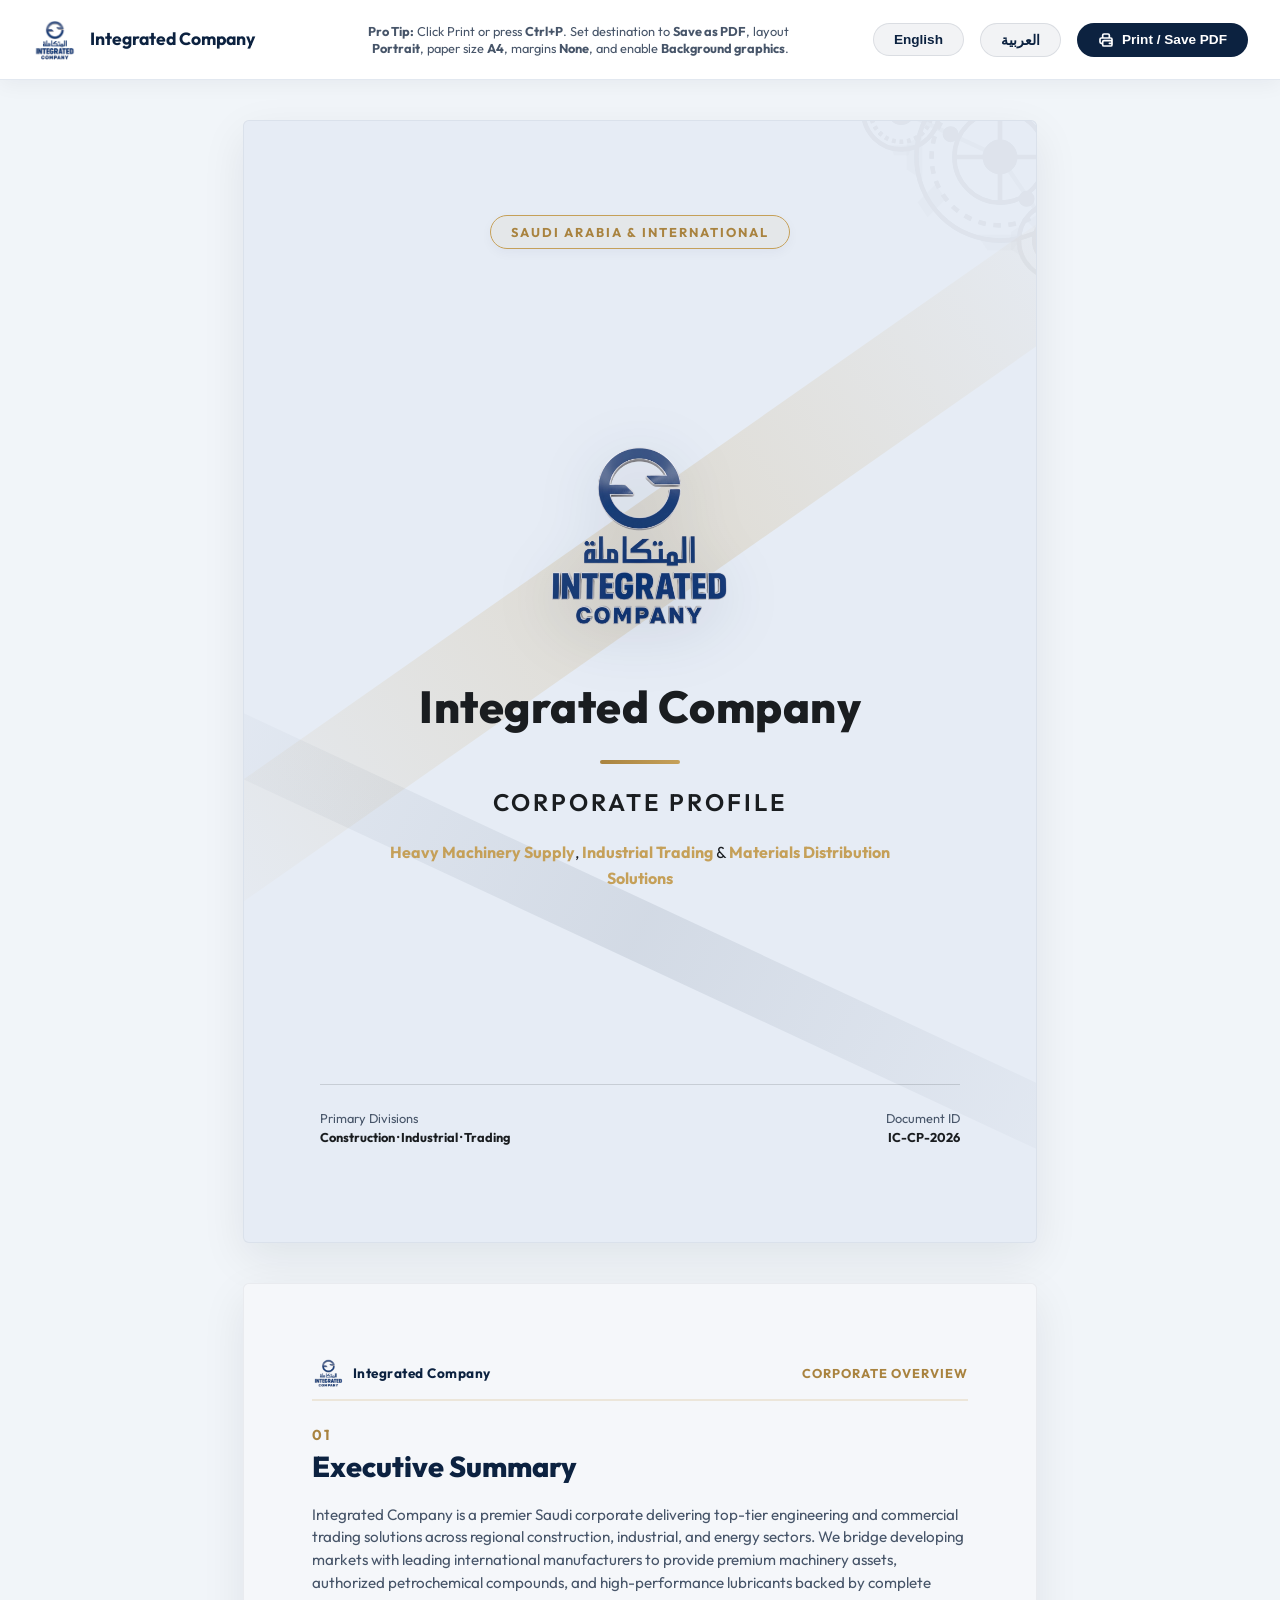
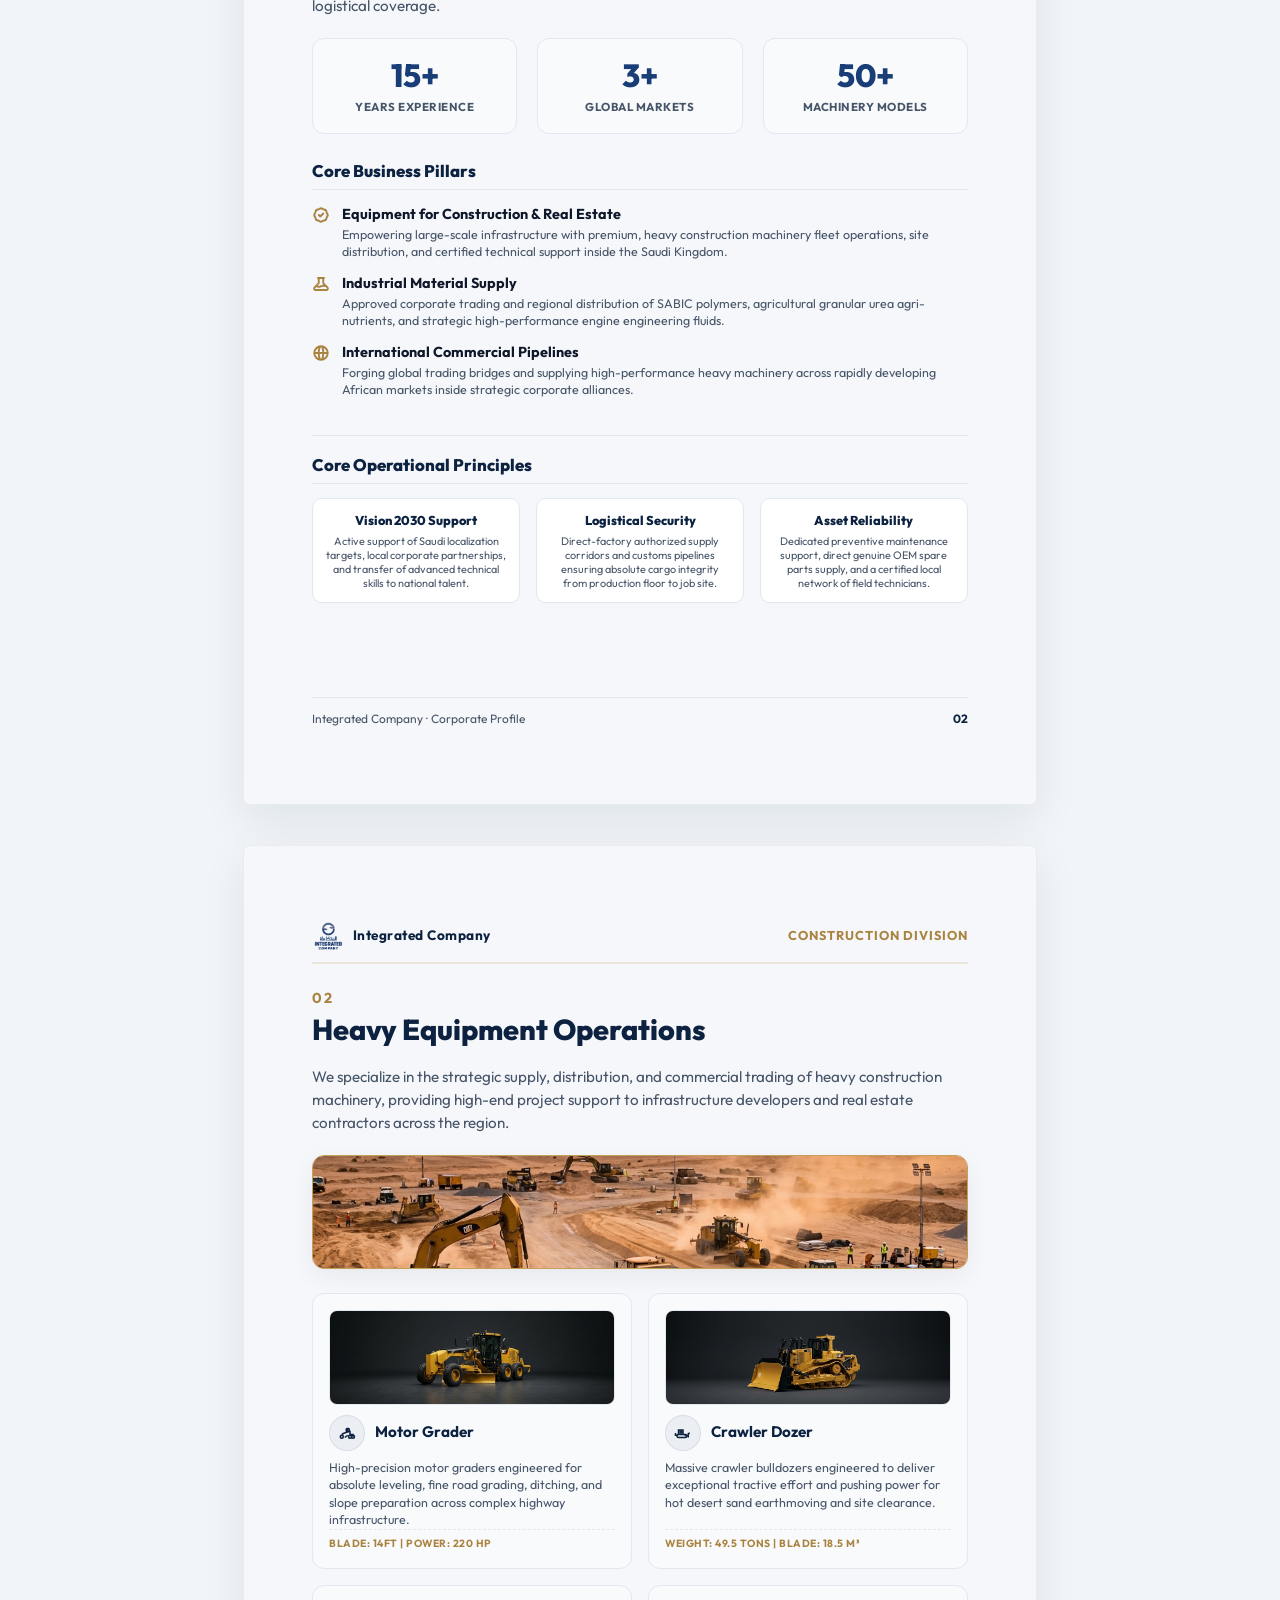
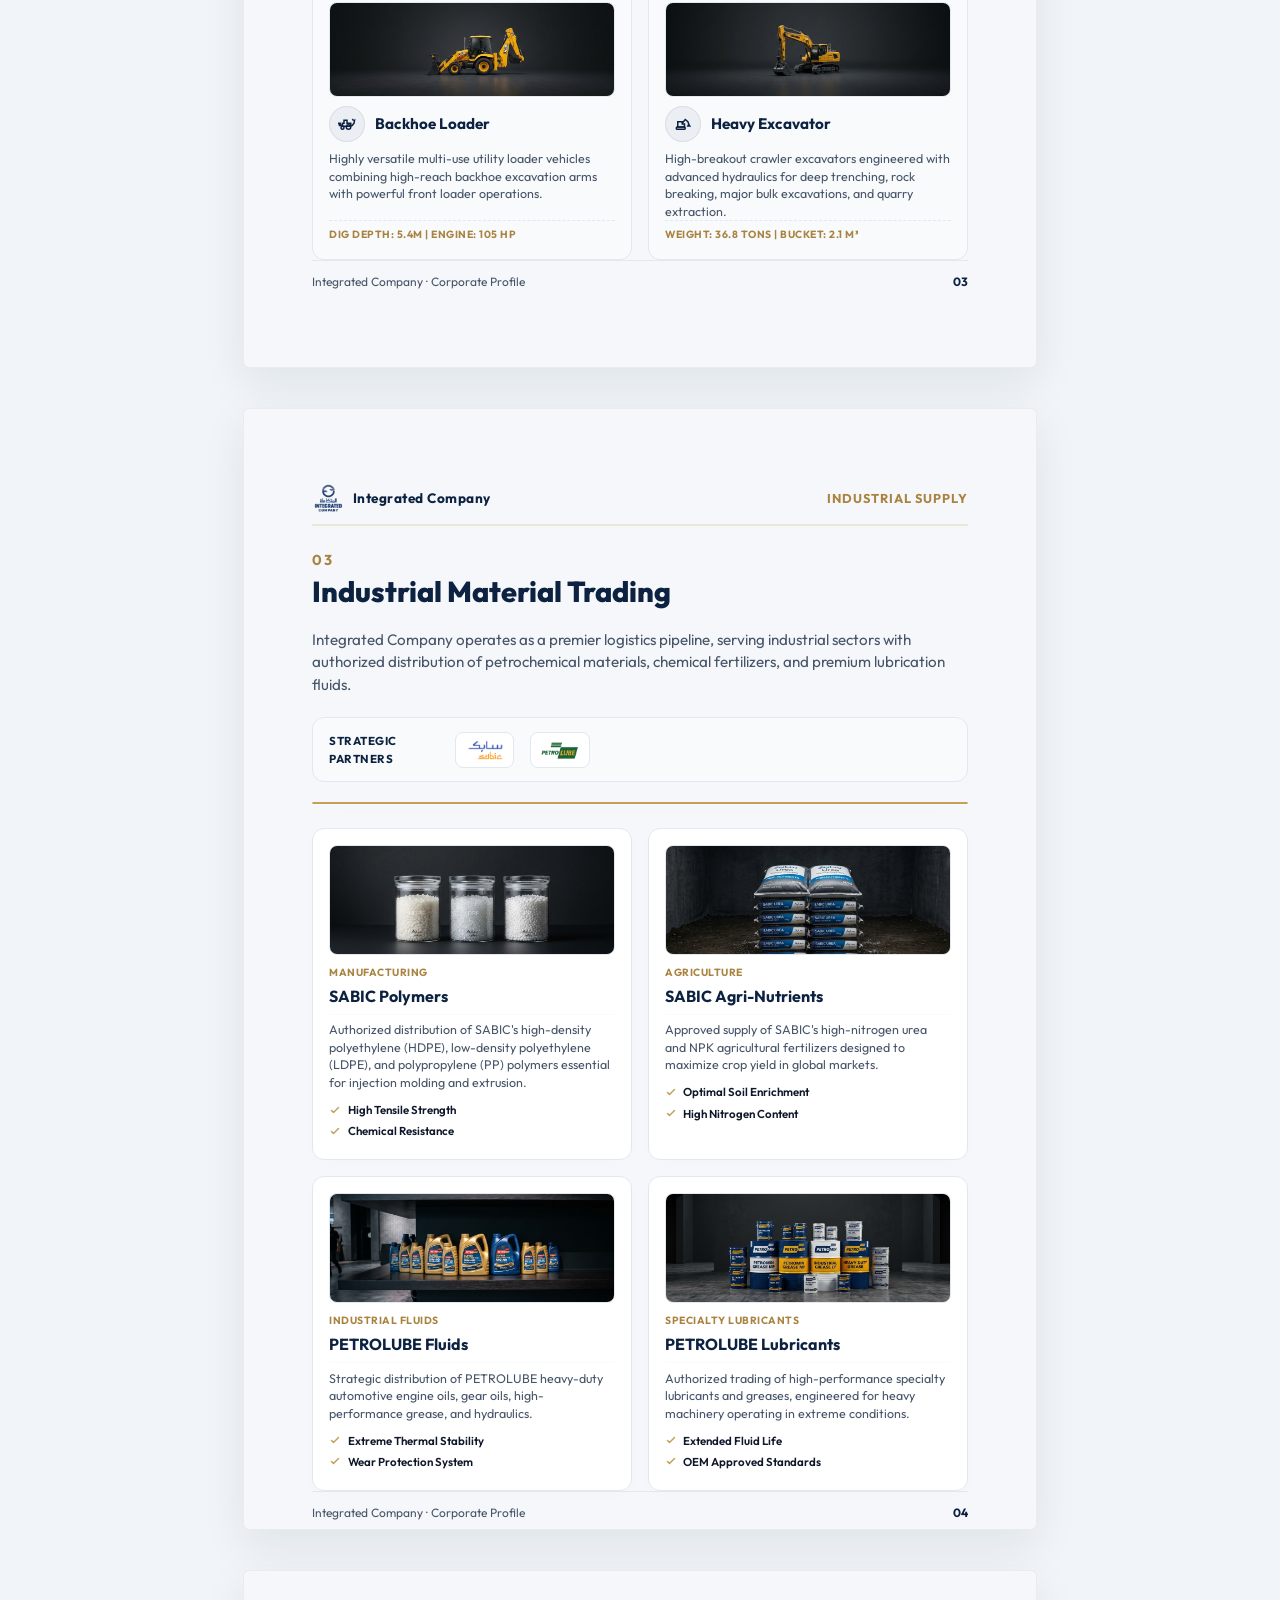
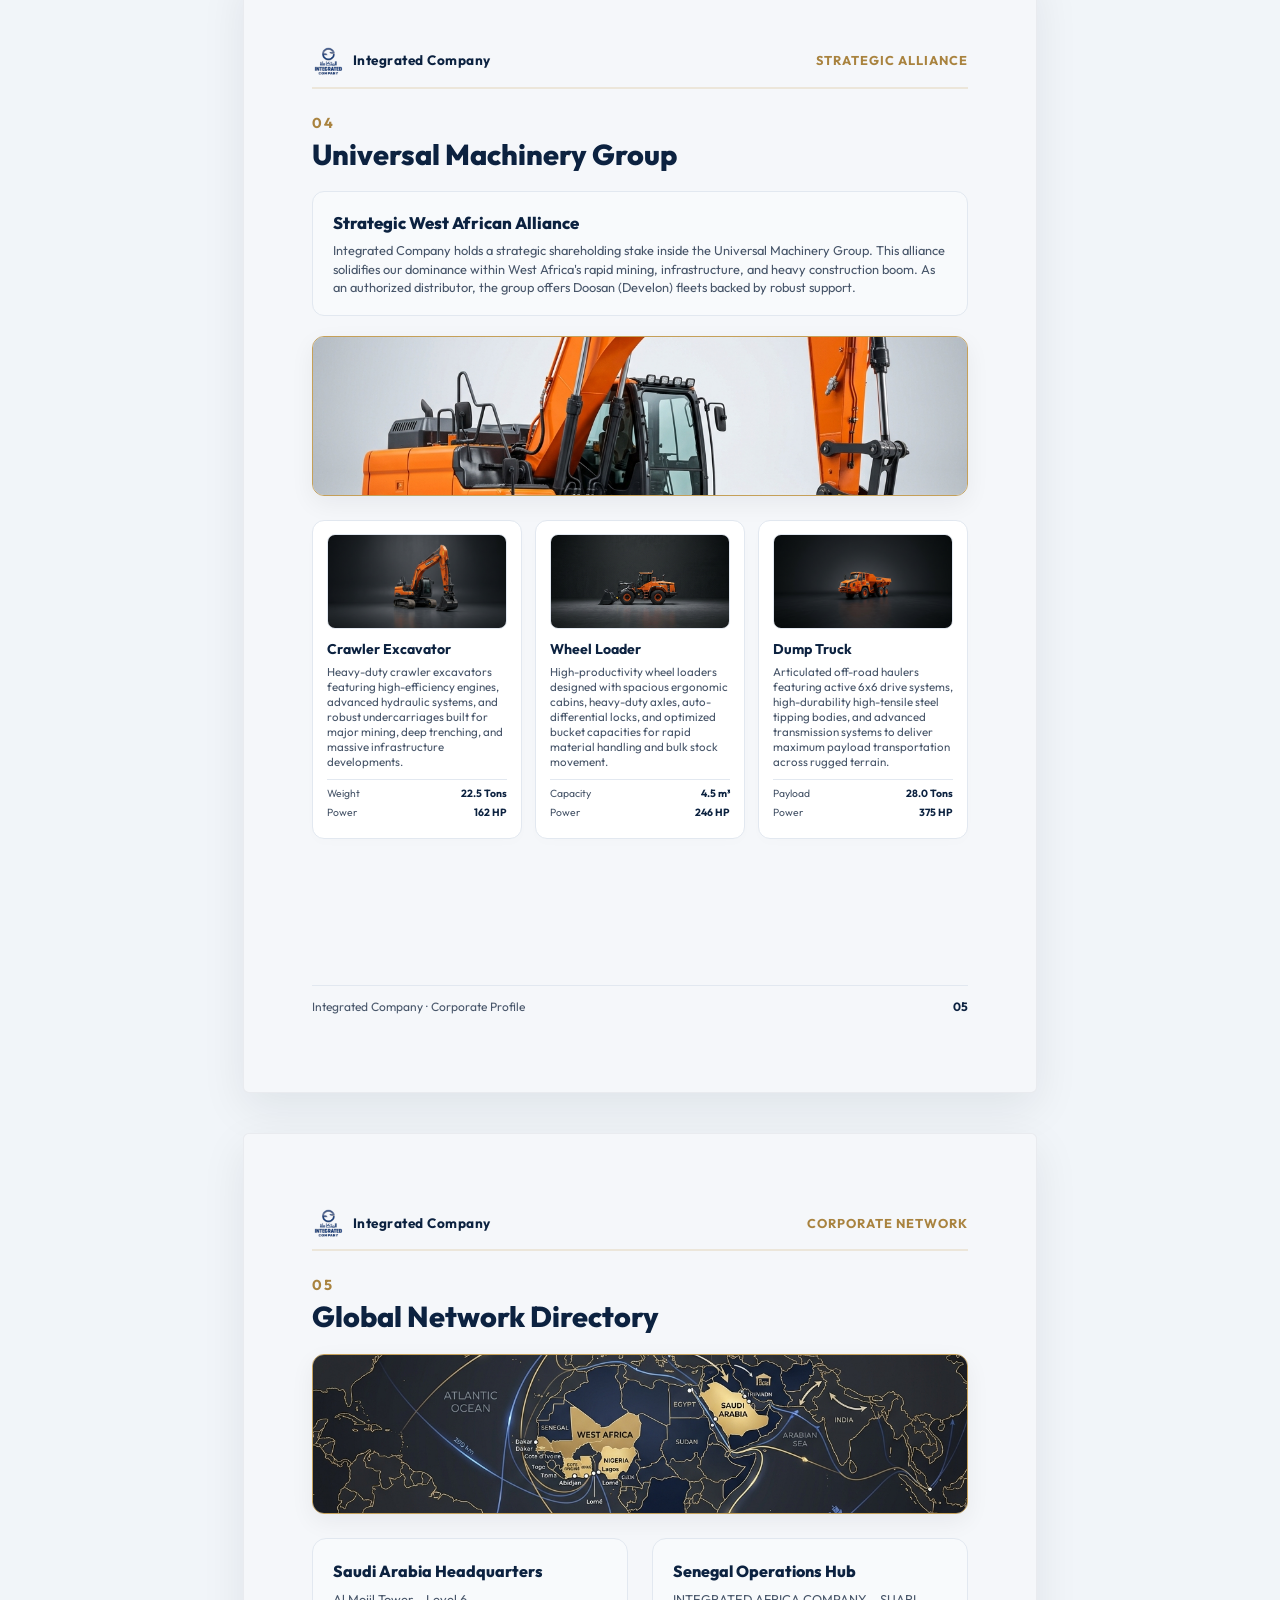
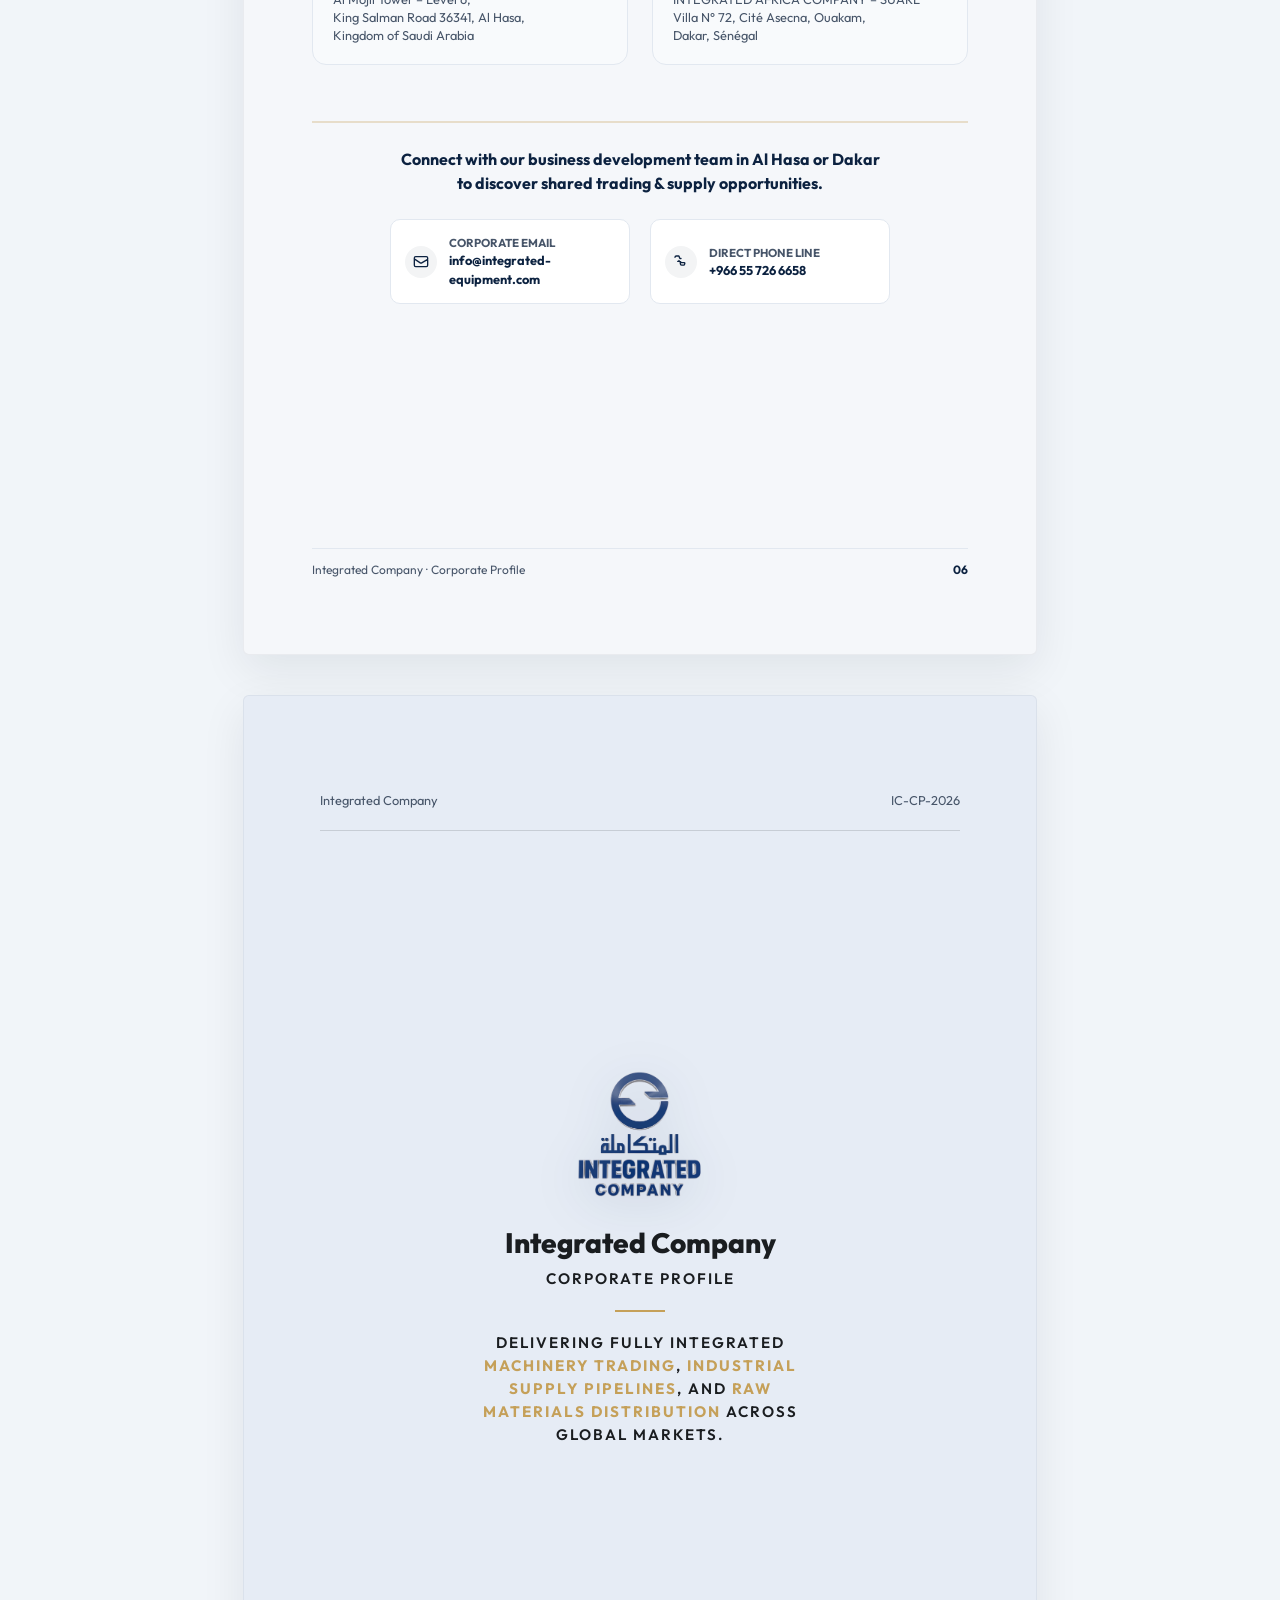
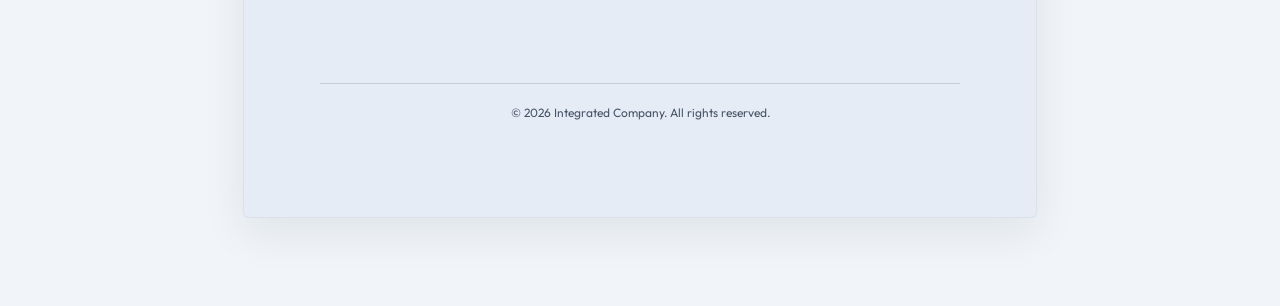
<file: profile.html>
<!DOCTYPE html>
<html lang="en" dir="ltr">
<head>
  <meta charset="UTF-8">
  <meta name="viewport" content="width=device-width, initial-scale=1.0">
  <title>Corporate Profile - Integrated Company</title>
  
  <!-- Premium Fonts -->
  <link rel="preconnect" href="https://fonts.googleapis.com">
  <link rel="preconnect" href="https://fonts.gstatic.com" crossorigin>
  <link href="https://fonts.googleapis.com/css2?family=Cairo:wght@300;400;600;700;800&family=Outfit:wght@300;400;500;600;700;800&family=Inter:wght@300;400;500;600;700&display=swap" rel="stylesheet">
  
  <style>
    /* ==================== CORE DESIGN SYSTEM & VARIABLES ==================== */
    :root {
      --color-primary: #0c2240;      /* Deep Luxury Corporate Navy */
      --color-primary-light: #193d77;/* Brand Navy Blue */
      --color-accent-gold: #c5a059;  /* Premium Metallic Gold */
      --color-accent-gold-dark: #a9833f;
      --color-accent-gold-light: #e2c084;
      --color-text-dark: #0f172a;    /* Slate 900 */
      --color-text-muted: #475569;   /* Slate 600 */
      --color-bg-light: #f8fafc;     /* Slate 50 */
      --color-border: #e2e8f0;       /* Slate 200 */
      
      --font-en: 'Outfit', 'Inter', sans-serif;
      --font-ar: 'Cairo', sans-serif;
      
      --transition-fluid: all 0.4s cubic-bezier(0.16, 1, 0.3, 1);
    }

    /* Reset */
    *, *::before, *::after {
      box-sizing: border-box;
      margin: 0;
      padding: 0;
    }

    body {
      background: #f1f5f9;
      color: var(--color-text-dark);
      font-family: var(--font-en);
      line-height: 1.5;
      -webkit-font-smoothing: antialiased;
      padding-top: 80px; /* Space for fixed control bar */
    }

    body.lang-ar {
      font-family: var(--font-ar);
      direction: rtl;
    }

    /* ==================== INTERACTIVE CONTROL BAR ==================== */
    .control-bar {
      position: fixed;
      top: 0;
      left: 0;
      width: 100%;
      height: 80px;
      background: rgba(255, 255, 255, 0.95);
      backdrop-filter: blur(10px);
      -webkit-backdrop-filter: blur(10px);
      border-bottom: 1px solid var(--color-border);
      z-index: 10000;
      display: flex;
      justify-content: space-between;
      align-items: center;
      padding: 0 2rem;
      box-shadow: 0 4px 20px rgba(15, 23, 42, 0.05);
    }

    .bar-brand {
      display: flex;
      align-items: center;
      gap: 0.75rem;
      text-decoration: none;
      color: var(--color-primary);
      font-weight: 700;
      font-size: 1.1rem;
    }

    .bar-brand img {
      height: 40px;
      width: auto;
    }

    .bar-actions {
      display: flex;
      align-items: center;
      gap: 1rem;
    }

    .btn-action {
      padding: 0.5rem 1.25rem;
      border-radius: 50px;
      font-weight: 700;
      font-size: 0.85rem;
      cursor: pointer;
      transition: var(--transition-fluid);
      display: inline-flex;
      align-items: center;
      gap: 0.5rem;
      border: 1px solid transparent;
    }

    .btn-lang {
      background: rgba(12, 34, 64, 0.05);
      border-color: rgba(12, 34, 64, 0.1);
      color: var(--color-primary);
    }

    .btn-lang:hover {
      background: rgba(12, 34, 64, 0.1);
    }

    .btn-print {
      background: var(--color-primary);
      color: white;
    }

    .btn-print:hover {
      background: var(--color-primary-light);
      transform: translateY(-2px);
      box-shadow: 0 4px 12px rgba(12, 34, 64, 0.2);
    }

    .print-tips {
      font-size: 0.8rem;
      color: var(--color-text-muted);
      max-width: 450px;
      line-height: 1.3;
      text-align: right;
    }

    body.lang-ar .print-tips {
      text-align: left;
    }

    /* ==================== A4 BOOKLET PREVIEW LAYOUT ==================== */
    .profile-document {
      max-width: 210mm;
      margin: 0 auto;
      padding-bottom: 3rem;
    }

    /* A4 Container */
    .page-container {
      width: 210mm;
      height: 297mm;
      background: #f5f7fa; /* Lightest Cool Gray for premium corporate feel */
      margin: 2.5rem auto;
      box-shadow: 0 15px 45px rgba(15, 23, 42, 0.08);
      border-radius: 6px;
      border: 1px solid rgba(15, 23, 42, 0.05);
      position: relative;
      box-sizing: border-box;
      padding: 20mm 18mm;
      overflow: hidden;
      display: flex;
      flex-direction: column;
      justify-content: space-between;
    }

    /* Page Header */
    .page-header {
      display: flex;
      justify-content: space-between;
      align-items: center;
      border-bottom: 2px solid rgba(197, 160, 89, 0.2);
      padding-bottom: 0.75rem;
      margin-bottom: 1.5rem;
    }

    .header-logo {
      display: flex;
      align-items: center;
      gap: 0.5rem;
    }

    .header-logo img {
      height: 28px;
      width: auto;
    }

    .header-logo span {
      font-weight: 700;
      color: var(--color-primary);
      font-size: 0.85rem;
      letter-spacing: 0.5px;
    }

    .header-section-name {
      font-size: 0.8rem;
      font-weight: 700;
      color: var(--color-accent-gold-dark);
      text-transform: uppercase;
      letter-spacing: 1px;
    }

    /* Page Footer */
    .page-footer {
      display: flex;
      justify-content: space-between;
      align-items: center;
      border-top: 1px solid var(--color-border);
      padding-top: 0.75rem;
      font-size: 0.75rem;
      color: var(--color-text-muted);
      margin-top: auto;
    }

    .footer-page-number {
      font-weight: 700;
      color: var(--color-primary);
    }

    /* ==================== PAGE 1: FRONT COVER ==================== */
    .cover-page {
      background: #E6ECF5;
      padding: 0;
      color: #1A1D20;
      justify-content: center;
      align-items: center;
      position: relative;
    }

    .cover-top-accent {
      background: #1A1D20;
      height: 20mm;
      width: 100%;
      position: absolute;
      top: 0;
      left: 0;
      z-index: 5;
    }

    .cover-gold-highlight {
      color: #c5a059;
      font-weight: 700;
    }

    .cover-body {
      width: 100%;
      height: 100%;
      padding: 25mm 20mm;
      display: flex;
      flex-direction: column;
      justify-content: space-between;
      align-items: center;
      position: relative;
      overflow: hidden;
    }

    /* Geometric gold line accents on cover */
    .cover-body::before {
      content: '';
      position: absolute;
      width: 150%;
      height: 100px;
      background: linear-gradient(90deg, transparent, rgba(197, 160, 89, 0.22), transparent);
      top: 35%;
      left: -25%;
      transform: rotate(-35deg);
      pointer-events: none;
    }

    .cover-body::after {
      content: '';
      position: absolute;
      width: 150%;
      height: 60px;
      background: linear-gradient(90deg, transparent, rgba(12, 34, 64, 0.09), transparent);
      bottom: 25%;
      right: -25%;
      transform: rotate(25deg);
      pointer-events: none;
    }

    .cover-gears-decor {
      position: absolute;
      top: -40px;
      right: -40px;
      width: 380px;
      height: 380px;
      opacity: 0.04;
      color: #1A1D20;
      pointer-events: none;
      z-index: 1;
    }

    .cover-badge-top {
      border: 1px solid var(--color-accent-gold);
      background: rgba(197, 160, 89, 0.08);
      padding: 0.4rem 1.25rem;
      border-radius: 50px;
      font-size: 0.8rem;
      font-weight: 700;
      color: var(--color-accent-gold-dark);
      text-transform: uppercase;
      letter-spacing: 2px;
      text-align: center;
      box-shadow: 0 4px 12px rgba(12, 34, 64, 0.04);
      z-index: 10;
    }

    .cover-center {
      text-align: center;
      z-index: 10;
      margin: auto 0;
    }

    .cover-logo-box {
      margin-bottom: 2.5rem;
      animation: floatLogo 6s infinite alternate ease-in-out;
      display: inline-block;
    }

    @keyframes floatLogo {
      0% { transform: translateY(0); }
      100% { transform: translateY(-8px); }
    }

    .cover-logo-box img {
      height: 185px; /* Integrated bigger logo size */
      width: auto;
      filter: drop-shadow(0 12px 30px rgba(12, 34, 64, 0.15));
      display: block;
    }

    .cover-title-brand {
      font-size: 2.8rem;
      font-weight: 800;
      color: #1A1D20;
      margin-bottom: 0.5rem;
      letter-spacing: 0.5px;
    }

    .cover-divider {
      width: 80px;
      height: 4px;
      background: linear-gradient(90deg, var(--color-accent-gold-dark), var(--color-accent-gold));
      margin: 1.25rem auto;
      border-radius: 2px;
    }

    .cover-subtitle {
      font-size: 1.5rem;
      font-weight: 600;
      color: #1A1D20;
      text-transform: uppercase;
      letter-spacing: 3px;
      margin-bottom: 1.25rem;
    }

    .cover-tagline {
      font-size: 1rem;
      color: #1A1D20;
      max-width: 520px;
      margin: 0 auto;
      line-height: 1.6;
      font-weight: 400;
    }

    .cover-bottom {
      width: 100%;
      display: flex;
      justify-content: space-between;
      align-items: flex-end;
      border-top: 1px solid rgba(26, 29, 32, 0.15);
      padding-top: 1.5rem;
      font-size: 0.8rem;
      color: #475569;
      z-index: 10;
    }

    .cover-meta {
      text-align: left;
      line-height: 1.5;
    }

    .cover-meta-right {
      text-align: right;
      line-height: 1.5;
    }

    body.lang-ar .cover-meta { text-align: right; }
    body.lang-ar .cover-meta-right { text-align: left; }

    .cover-meta-val {
      font-weight: 700;
      color: #1A1D20;
    }

    /* ==================== CONTENT LAYOUT ELEMENTS ==================== */
    .section-title-block {
      margin-bottom: 1.25rem;
    }

    .section-num {
      font-size: 0.9rem;
      font-weight: 700;
      color: var(--color-accent-gold-dark);
      text-transform: uppercase;
      letter-spacing: 1.5px;
      display: block;
      margin-bottom: 0.15rem;
    }

    .section-main-title {
      font-size: 1.8rem;
      font-weight: 800;
      color: var(--color-primary);
      line-height: 1.2;
    }

    .intro-paragraph {
      font-size: 0.95rem;
      color: var(--color-text-muted);
      line-height: 1.5;
      margin-bottom: 1.25rem;
    }

    /* Styled Profile Photo frame */
    .profile-photo-container {
      width: 100%;
      height: 160px;
      border-radius: 12px;
      overflow: hidden;
      border: 1px solid var(--color-accent-gold);
      box-shadow: 0 8px 25px rgba(15, 23, 42, 0.06);
      margin-bottom: 1.5rem;
      position: relative;
    }

    .profile-photo-container img {
      width: 100%;
      height: 100%;
      object-fit: cover;
      display: block;
    }

    /* Two Columns */
    .two-col-layout {
      display: grid;
      grid-template-columns: 1fr 1fr;
      gap: 2rem;
    }

    /* Stats Grid */
    .stats-row {
      display: grid;
      grid-template-columns: repeat(3, 1fr);
      gap: 1.25rem;
      margin-bottom: 1.5rem;
    }

    .stat-card {
      background: var(--color-bg-light);
      border: 1px solid var(--color-border);
      border-radius: 12px;
      padding: 1.1rem 0.85rem;
      text-align: center;
    }

    .stat-val {
      font-size: 2rem;
      font-weight: 800;
      color: var(--color-primary-light);
      line-height: 1.2;
      margin-bottom: 0.2rem;
    }

    .stat-txt {
      font-size: 0.72rem;
      font-weight: 700;
      text-transform: uppercase;
      color: var(--color-text-muted);
      letter-spacing: 0.5px;
    }

    /* Pillar Box */
    .pillars-block h4 {
      font-size: 1.05rem;
      font-weight: 800;
      color: var(--color-primary);
      margin-bottom: 0.85rem;
      border-bottom: 1px solid var(--color-border);
      padding-bottom: 0.4rem;
    }

    .pillars-list {
      list-style: none;
    }

    .pillars-list li {
      display: flex;
      align-items: flex-start;
      gap: 0.75rem;
      margin-bottom: 0.75rem;
    }

    .pillars-list li svg {
      color: var(--color-accent-gold-dark);
      flex-shrink: 0;
      margin-top: 0.15rem;
    }

    .pillar-details h5 {
      font-size: 0.9rem;
      font-weight: 700;
      color: var(--color-text-dark);
      margin-bottom: 0.1rem;
    }

    .pillar-details p {
      font-size: 0.78rem;
      color: var(--color-text-muted);
      line-height: 1.35;
    }

    /* ==================== PAGE 3: MACHINERY FLEET ==================== */
    .equip-grid {
      display: grid;
      grid-template-columns: 1fr 1fr;
      gap: 1rem;
    }

    .equip-card {
      border: 1px solid var(--color-border);
      border-radius: 12px;
      padding: 1rem;
      display: flex;
      flex-direction: column;
      background: var(--color-bg-light);
      height: 100%;
    }

    .equip-card-top {
      display: flex;
      align-items: center;
      gap: 0.6rem;
      margin-bottom: 0.5rem;
    }

    .equip-icon {
      width: 36px;
      height: 36px;
      background: rgba(12, 34, 64, 0.05);
      border: 1px solid rgba(12, 34, 64, 0.08);
      border-radius: 50%;
      display: flex;
      align-items: center;
      justify-content: center;
      color: var(--color-primary);
      flex-shrink: 0;
    }

    .equip-card h4 {
      font-size: 0.95rem;
      font-weight: 700;
      color: var(--color-primary);
    }

    .equip-card p {
      font-size: 0.78rem;
      color: var(--color-text-muted);
      line-height: 1.4;
      margin-bottom: auto;
    }

    /* ==================== PAGE 4: INDUSTRIAL SUPPLY ==================== */
    .brands-badge-row {
      display: flex;
      gap: 1rem;
      margin-bottom: 1.25rem;
      background: var(--color-bg-light);
      padding: 0.85rem 1rem;
      border-radius: 12px;
      border: 1px solid var(--color-border);
      align-items: center;
    }

    .brands-badge-label {
      font-size: 0.72rem;
      font-weight: 700;
      color: var(--color-primary);
      text-transform: uppercase;
      letter-spacing: 0.5px;
      width: 110px;
    }

    .brands-badge-box {
      background: white;
      border: 1px solid var(--color-border);
      border-radius: 8px;
      padding: 0.2rem 0.6rem;
      display: flex;
      align-items: center;
      justify-content: center;
      height: 36px;
    }

    .brands-badge-box img {
      height: 20px;
      width: auto;
    }

    .brands-badge-box svg {
      height: 18px;
      width: auto;
    }

    .supply-grid {
      display: grid;
      grid-template-columns: 1fr 1fr;
      gap: 1rem;
    }

    .supply-card {
      border: 1px solid var(--color-border);
      border-radius: 12px;
      padding: 1rem;
      background: white;
      box-shadow: 0 4px 15px rgba(0, 0, 0, 0.01);
    }

    .supply-tag {
      font-size: 0.65rem;
      font-weight: 700;
      text-transform: uppercase;
      color: var(--color-accent-gold-dark);
      letter-spacing: 0.5px;
      display: block;
      margin-bottom: 0.2rem;
    }

    .supply-card h4 {
      font-size: 1rem;
      font-weight: 700;
      color: var(--color-primary);
      margin-bottom: 0.4rem;
      border-bottom: 1px solid var(--color-bg-light);
      padding-bottom: 0.4rem;
    }

    .supply-card p {
      font-size: 0.78rem;
      color: var(--color-text-muted);
      line-height: 1.4;
      margin-bottom: 0.6rem;
    }

    .supply-features {
      list-style: none;
    }

    .supply-features li {
      display: flex;
      align-items: center;
      gap: 0.4rem;
      font-size: 0.72rem;
      font-weight: 600;
      color: var(--color-text-dark);
      margin-bottom: 0.25rem;
    }

    .supply-features li svg {
      color: var(--color-accent-gold);
    }

    /* ==================== PAGE 5: UNIVERSAL ALLIANCE ==================== */
    .alliance-card {
      border: 1px solid var(--color-border);
      background: var(--color-bg-light);
      border-radius: 12px;
      padding: 1.1rem 1.25rem;
      margin-bottom: 1.25rem;
    }

    .alliance-card h4 {
      font-size: 1.05rem;
      font-weight: 800;
      color: var(--color-primary);
      margin-bottom: 0.4rem;
    }

    .alliance-card p {
      font-size: 0.8rem;
      color: var(--color-text-muted);
      line-height: 1.45;
    }

    .alliance-grid {
      display: grid;
      grid-template-columns: repeat(3, 1fr);
      gap: 0.85rem;
    }

    .alliance-prod-card {
      border: 1px solid var(--color-border);
      background: white;
      border-radius: 12px;
      padding: 0.85rem;
      box-shadow: 0 4px 12px rgba(0,0,0,0.01);
    }

    .alliance-prod-card h5 {
      font-size: 0.88rem;
      font-weight: 700;
      color: var(--color-primary);
      margin-bottom: 0.3rem;
    }

    .alliance-prod-card p {
      font-size: 0.72rem;
      color: var(--color-text-muted);
      line-height: 1.3;
      margin-bottom: 0.6rem;
    }

    .alliance-specs-list {
      border-top: 1px solid var(--color-border);
      padding-top: 0.4rem;
    }

    .alliance-spec-row {
      display: flex;
      justify-content: space-between;
      font-size: 0.65rem;
      margin-bottom: 0.2rem;
    }

    .alliance-spec-lbl {
      color: var(--color-text-muted);
    }

    .alliance-spec-val {
      font-weight: 700;
      color: var(--color-primary);
    }

    /* ==================== PAGE 6: DIRECTORY & BACK COVER ==================== */
    .network-container {
      display: grid;
      grid-template-columns: 1fr 1fr;
      gap: 1.5rem;
      margin-bottom: 2rem;
    }

    .network-card {
      border: 1px solid var(--color-border);
      border-radius: 14px;
      padding: 1.25rem;
      background: var(--color-bg-light);
    }

    .network-card h4 {
      font-size: 1rem;
      font-weight: 800;
      color: var(--color-primary);
      margin-bottom: 0.5rem;
    }

    .network-card p {
      font-size: 0.8rem;
      color: var(--color-text-muted);
      line-height: 1.4;
    }

    .closing-block {
      border-top: 2px solid rgba(197, 160, 89, 0.3);
      padding-top: 1.5rem;
      text-align: center;
      margin-top: 1.5rem;
    }

    .closing-text {
      font-size: 1rem;
      font-weight: 700;
      color: var(--color-primary);
      max-width: 480px;
      margin: 0 auto 1.5rem auto;
      line-height: 1.5;
    }

    .direct-channels-row {
      display: grid;
      grid-template-columns: 1fr 1fr;
      gap: 1.25rem;
      max-width: 500px;
      margin: 0 auto;
    }

    .direct-chan-item {
      background: white;
      border: 1px solid var(--color-border);
      padding: 0.85rem;
      border-radius: 10px;
      display: flex;
      align-items: center;
      gap: 0.75rem;
    }

    .direct-chan-icon {
      width: 32px;
      height: 32px;
      background: rgba(12, 34, 64, 0.05);
      border-radius: 50%;
      display: flex;
      align-items: center;
      justify-content: center;
      color: var(--color-primary);
      flex-shrink: 0;
    }

    .direct-chan-info {
      text-align: left;
    }

    body.lang-ar .direct-chan-info {
      text-align: right;
    }

    .direct-chan-info h5 {
      font-size: 0.72rem;
      color: var(--color-text-muted);
      text-transform: uppercase;
    }

    .direct-chan-info p {
      font-size: 0.8rem;
      font-weight: 700;
      color: var(--color-primary);
    }

    .direct-chan-info a {
      color: inherit;
      text-decoration: none;
    }

    /* Back Cover Styling */
    .back-cover-page {
      background: #E6ECF5;
      padding: 0;
      color: #1A1D20;
      justify-content: center;
      align-items: center;
      position: relative;
    }

    .back-cover-body {
      width: 100%;
      height: 100%;
      padding: 25mm 20mm;
      display: flex;
      flex-direction: column;
      justify-content: space-between;
      align-items: center;
      text-align: center;
      position: relative;
      overflow: hidden;
    }

    .back-top {
      width: 100%;
      display: flex;
      justify-content: space-between;
      border-bottom: 1px solid rgba(26, 29, 32, 0.15);
      padding-bottom: 1.25rem;
      font-size: 0.8rem;
      color: #475569;
      z-index: 10;
    }

    .back-center {
      margin: auto 0;
      z-index: 10;
    }

    .back-logo-box {
      margin-bottom: 1.5rem;
    }

    .back-logo-box img {
      height: 130px;
      width: auto;
      filter: drop-shadow(0 10px 25px rgba(12, 34, 64, 0.12));
      display: block;
      margin: 0 auto;
    }

    .back-center h3 {
      font-size: 1.75rem;
      font-weight: 800;
      color: #1A1D20;
      margin-bottom: 0.25rem;
    }

    .back-center p {
      font-size: 0.95rem;
      color: #1A1D20;
      font-weight: 600;
      text-transform: uppercase;
      letter-spacing: 2px;
    }

    .back-seal {
      width: 50px;
      height: 2px;
      background: var(--color-accent-gold);
      margin: 1.25rem auto;
    }

    .back-meta-text {
      font-size: 0.85rem;
      color: #1A1D20;
      max-width: 320px;
      line-height: 1.5;
    }

    .back-bottom {
      font-size: 0.75rem;
      color: #475569;
      width: 100%;
      border-top: 1px solid rgba(26, 29, 32, 0.15);
      padding-top: 1.25rem;
      z-index: 10;
    }

    /* Values grid for Executive Summary bottom */
    .values-block {
      margin-top: 1.5rem;
      border-top: 1px solid var(--color-border);
      padding-top: 1rem;
    }
    .values-block h4 {
      font-size: 1.05rem;
      font-weight: 800;
      color: var(--color-primary);
      margin-bottom: 0.85rem;
      border-bottom: 1px solid var(--color-border);
      padding-bottom: 0.4rem;
    }
    .values-row {
      display: grid;
      grid-template-columns: repeat(3, 1fr);
      gap: 1rem;
    }
    .value-card {
      background: white;
      border: 1px solid var(--color-border);
      border-radius: 10px;
      padding: 0.75rem;
      text-align: center;
      box-shadow: 0 4px 10px rgba(0, 0, 0, 0.01);
    }
    .value-card h5 {
      font-size: 0.8rem;
      font-weight: 800;
      color: var(--color-primary);
      margin-bottom: 0.25rem;
    }
    .value-card p {
      font-size: 0.68rem;
      color: var(--color-text-muted);
      line-height: 1.3;
    }

    /* Card Photo Containers for Pages 3, 4, 5 */
    .equip-card-photo {
      width: 100%;
      height: 95px;
      border-radius: 8px;
      overflow: hidden;
      margin-bottom: 0.6rem;
      border: 1px solid var(--color-border);
    }
    .equip-card-photo img {
      width: 100%;
      height: 100%;
      object-fit: cover;
    }

    .equip-specs {
      margin-top: auto;
      border-top: 1px dashed var(--color-border);
      padding-top: 0.4rem;
      font-size: 0.65rem;
      font-weight: 700;
      color: var(--color-accent-gold-dark);
      text-transform: uppercase;
      letter-spacing: 0.5px;
    }

    .supply-card-photo {
      width: 100%;
      height: 110px;
      border-radius: 8px;
      overflow: hidden;
      margin-bottom: 0.6rem;
      border: 1px solid var(--color-border);
    }
    .supply-card-photo img {
      width: 100%;
      height: 100%;
      object-fit: cover;
    }

    .alliance-prod-photo {
      width: 100%;
      height: 95px;
      border-radius: 8px;
      overflow: hidden;
      margin-bottom: 0.6rem;
      border: 1px solid var(--color-border);
    }
    .alliance-prod-photo img {
      width: 100%;
      height: 100%;
      object-fit: cover;
    }

    /* ==================== BILINGUAL FLIP FLOW ==================== */
    body.lang-ar .cover-badge-top { letter-spacing: 0; }
    body.lang-ar .cover-subtitle { letter-spacing: 1px; }
    body.lang-ar .header-section-name { letter-spacing: 0; }
    body.lang-ar .stat-txt { letter-spacing: 0; }
    body.lang-ar .brands-badge-label { letter-spacing: 0; }
    body.lang-ar .supply-tag { letter-spacing: 0; }
    body.lang-ar .back-center p { letter-spacing: 1px; }
    body.lang-ar .direct-chan-info h5 { letter-spacing: 0; }

    /* ==================== PRINT STYLES ==================== */
    @media print {
      @page {
        size: A4 portrait;
        margin: 0;
      }

      body {
        background: white !important;
        color: #000000 !important;
        padding-top: 0 !important;
      }

      .control-bar {
        display: none !important;
      }

      .profile-document {
        max-width: 100% !important;
        padding-bottom: 0 !important;
      }

      .page-container {
        margin: 0 !important;
        box-shadow: none !important;
        border-radius: 0 !important;
        border: none !important;
        page-break-after: always !important;
        break-after: page !important;
        width: 210mm !important;
        height: 297mm !important;
        padding: 20mm 18mm !important;
        overflow: hidden !important;
        background: #f5f7fa !important; /* Lightest Cool Gray for printed pages background */
        -webkit-print-color-adjust: exact !important;
        print-color-adjust: exact !important;
      }

      .cover-page, .back-cover-page {
        background: #E6ECF5 !important;
        color: #1A1D20 !important;
        padding: 0 !important; /* Force zero padding in print to allow full bleed diagonal bars */
      }

      .cover-page *, .back-cover-page * {
        color: inherit !important;
      }

      .cover-title-brand, .back-center h3 {
        color: #1A1D20 !important;
      }

      .cover-subtitle, .back-center p {
        color: #1A1D20 !important;
      }

      .cover-tagline, .back-meta-text {
        color: #1A1D20 !important;
      }

      .cover-badge-top {
        color: var(--color-accent-gold-dark) !important;
        border-color: var(--color-accent-gold) !important;
        background: rgba(197, 160, 89, 0.08) !important;
      }

      .cover-bottom, .back-top, .back-bottom {
        color: #475569 !important;
        border-color: rgba(26, 29, 32, 0.15) !important;
      }

      .cover-meta-val {
        color: #1A1D20 !important;
      }

      .cover-body::before, .cover-body::after {
        opacity: 1 !important;
      }

      .cover-logo-box img, .back-logo-box img {
        filter: drop-shadow(0 12px 30px rgba(12, 34, 64, 0.15)) !important;
      }

      .cover-gears-decor {
        opacity: 0.05 !important;
        color: #1A1D20 !important;
      }
    }
  </style>
</head>
<body class="lang-en">

  <!-- Interactive Control Bar -->
  <div class="control-bar">
    <a href="#" class="bar-brand">
      <img src="logo_nobg.png" alt="Integrated Company Logo">
      <span id="label-brand">Integrated Company</span>
    </a>
    
    <div class="print-tips" id="print-instructions">
      <strong>Pro Tip:</strong> Click Print or press <strong>Ctrl+P</strong>. Set destination to <strong>Save as PDF</strong>, layout <strong>Portrait</strong>, paper size <strong>A4</strong>, margins <strong>None</strong>, and enable <strong>Background graphics</strong>.
    </div>

    <div class="bar-actions">
      <!-- Language Switchers -->
      <button class="btn-action btn-lang" id="lang-switch-en">English</button>
      <button class="btn-action btn-lang" id="lang-switch-ar">العربية</button>
      
      <!-- Print PDF Trigger -->
      <button class="btn-action btn-print" onclick="setTimeout(() => window.print(), 150)">
        <svg xmlns="http://www.w3.org/2000/svg" width="16" height="16" fill="none" viewBox="0 0 24 24" stroke="currentColor" stroke-width="2.5"><path stroke-linecap="round" stroke-linejoin="round" d="M17 17h2a2 2 0 002-2v-4a2 2 0 00-2-2H5a2 2 0 00-2 2v4a2 2 0 002 2h2m2 4h10a2 2 0 002-2v-4a2 2 0 00-2-2H9a2 2 0 00-2 2v4a2 2 0 002 2zm8-12V5a2 2 0 00-2-2H9a2 2 0 00-2 2v4h10z"/></svg>
        <span id="label-btn-print">Print / Save PDF</span>
      </button>
    </div>
  </div>

  <!-- Corporate Document Pages -->
  <div class="profile-document">
    
    <!-- PAGE 1: FRONT COVER (Premium Light Mode) -->
    <div class="page-container cover-page">
      <div class="cover-body">
        <!-- Interlocking Gear System Background decoration (matching attached file exactly) -->
        <div class="cover-gears-decor" aria-hidden="true">
          <svg viewBox="0 0 100 100" xmlns="http://www.w3.org/2000/svg" fill="none" stroke="currentColor" stroke-width="1.2">
            <!-- Large Main Gear (Top Right) -->
            <g transform="translate(80, 20)">
              <circle cx="0" cy="0" r="18" stroke-dasharray="2,2" />
              <circle cx="0" cy="0" r="22" />
              <circle cx="0" cy="0" r="12" />
              <path d="M -3,-24 L 3,-24 L 5,-21 L -5,-21 Z" fill="currentColor" opacity="0.3" />
              <path d="M -3,24 L 3,24 L 5,21 L -5,21 Z" fill="currentColor" opacity="0.3" />
              <path d="M -24,-3 L -24,3 L -21,5 L -21,-5 Z" fill="currentColor" opacity="0.3" />
              <path d="M 24,-3 L 24,3 L 21,5 L 21,-5 Z" fill="currentColor" opacity="0.3" />
              <path d="M -15,-19 L -11,-15 L -8,-17 L -12,-21 Z" fill="currentColor" opacity="0.3" />
              <path d="M 15,19 L 11,15 L 8,17 L 12,21 Z" fill="currentColor" opacity="0.3" />
              <path d="M -19,15 L -15,11 L -17,8 L -21,12 Z" fill="currentColor" opacity="0.3" />
              <path d="M 19,-15 L 15,-11 L 17,-8 L 21,-12 Z" fill="currentColor" opacity="0.3" />
              <path d="M-12 0 h24 M0 -12 v24" />
              <circle cx="0" cy="0" r="4" fill="currentColor" />
            </g>
            <!-- Secondary Gear (Lower Right, Interlocking) -->
            <g transform="translate(95, 42)">
              <circle cx="0" cy="0" r="10" />
              <circle cx="0" cy="0" r="6" />
              <path d="M -2,-11.5 L 2,-11.5 L 3,-10 L -3,-10 Z" fill="currentColor" opacity="0.3" />
              <path d="M -2,11.5 L 2,11.5 L 3,10 L -3,10 Z" fill="currentColor" opacity="0.3" />
              <path d="M -11.5,-2 L -11.5,2 L -10,3 L -10,-3 Z" fill="currentColor" opacity="0.3" />
              <path d="M 11.5,-2 L 11.5,2 L 10,3 L 10,-3 Z" fill="currentColor" opacity="0.3" />
              <path d="M-6 0 h12 M0 -6 v12" />
            </g>
            <!-- Third Medium Gear (Top-Left from main gear) -->
            <g transform="translate(54, 8)">
              <circle cx="0" cy="0" r="8" stroke-dasharray="1,1" />
              <circle cx="0" cy="0" r="10" />
              <path d="M -1.5,-11 L 1.5,-11 L 2,-9.5 L -2,-9.5 Z" fill="currentColor" opacity="0.3" />
              <path d="M -1.5,11 L 1.5,11 L 2,9.5 L -2,9.5 Z" fill="currentColor" opacity="0.3" />
              <circle cx="0" cy="0" r="3" />
            </g>
            <path d="M 54 8 L 80 20 L 95 42" opacity="0.4" />
            <circle cx="67" cy="14" r="1.5" fill="currentColor" />
            <circle cx="87" cy="31" r="1.5" fill="currentColor" />
          </svg>
        </div>

        <span class="cover-badge-top" id="c-badge">Saudi Arabia & International</span>
        
        <div class="cover-center">
          <div class="cover-logo-box">
            <img src="logo_nobg.png" alt="Integrated Company Logo">
          </div>
          <h1 class="cover-title-brand" id="c-title">Integrated Company</h1>
          <div class="cover-divider"></div>
          <h2 class="cover-subtitle" id="c-sub">Corporate Profile</h2>
          <p class="cover-tagline" id="c-tag">Heavy Machinery Supply, Industrial Trading & Materials Distribution Solutions</p>
        </div>
        
        <div class="cover-bottom">
          <div class="cover-meta">
            <p id="c-meta-sector">Primary Divisions</p>
            <p class="cover-meta-val" id="c-meta-sectors-val">Construction · Industrial · Trading</p>
          </div>
          <div class="cover-meta-right">
            <p id="c-meta-doc">Document ID</p>
            <p class="cover-meta-val">IC-CP-2026</p>
          </div>
        </div>
      </div>
    </div>
    
    <!-- PAGE 2: EXEC SUMMARY & METRICS -->
    <div class="page-container">
      <header class="page-header">
        <div class="header-logo">
          <img src="logo_nobg.png" alt="Emblem">
          <span id="h-brand">Integrated Company</span>
        </div>
        <span class="header-section-name" id="h-sec-1">Corporate Overview</span>
      </header>
      
      <div class="section-title-block">
        <span class="section-num">01</span>
        <h2 class="section-main-title" id="s1-title">Executive Summary</h2>
      </div>
      
      <p class="intro-paragraph" id="s1-desc">
        Integrated Company is a premier Saudi corporate delivering top-tier solutions across construction, industrial, and commercial sectors globally. We bridge developing markets with leading international manufacturers to provide unparalleled machinery assets and industrial raw materials.
      </p>
      
      <!-- Key Statistics -->
      <div class="stats-row">
        <div class="stat-card">
          <p class="stat-val">15+</p>
          <p class="stat-txt" id="s1-st1">Years Experience</p>
        </div>
        <div class="stat-card">
          <p class="stat-val">3+</p>
          <p class="stat-txt" id="s1-st2">Global Markets</p>
        </div>
        <div class="stat-card">
          <p class="stat-val">50+</p>
          <p class="stat-txt" id="s1-st3">Machinery Models</p>
        </div>
      </div>
      
      <!-- Strategic Pillars -->
      <div class="pillars-block">
        <h4 id="s1-pil-title">Core Business Pillars</h4>
        <ul class="pillars-list">
          <li>
            <svg xmlns="http://www.w3.org/2000/svg" width="18" height="18" fill="none" viewBox="0 0 24 24" stroke="currentColor" stroke-width="2.5"><path stroke-linecap="round" stroke-linejoin="round" d="M9 12l2 2 4-4M7.835 4.697a3.42 3.42 0 001.946-.806 3.42 3.42 0 014.438 0 3.42 3.42 0 001.946.806 3.42 3.42 0 013.138 3.138 3.42 3.42 0 00.806 1.946 3.42 3.42 0 010 4.438 3.42 3.42 0 00-.806 1.946 3.42 3.42 0 01-3.138 3.138 3.42 3.42 0 00-1.946.806 3.42 3.42 0 01-4.438 0 3.42 3.42 0 00-1.946-.806 3.42 3.42 0 01-3.138-3.138 3.42 3.42 0 00-.806-1.946 3.42 3.42 0 010-4.438 3.42 3.42 0 00.806-1.946 3.42 3.42 0 013.138-3.138z"/></svg>
            <div class="pillar-details">
              <h5 id="s1-pil1-head">Equipment for Construction & Real Estate</h5>
              <p id="s1-pil1-desc">Empowering large-scale infrastructure with premium, heavy construction machinery fleet operations and logistics inside the Saudi Kingdom.</p>
            </div>
          </li>
          <li>
            <svg xmlns="http://www.w3.org/2000/svg" width="18" height="18" fill="none" viewBox="0 0 24 24" stroke="currentColor" stroke-width="2.5"><path stroke-linecap="round" stroke-linejoin="round" d="M19.428 15.428a2 2 0 00-1.022-.547l-2.387-.477a6 6 0 00-3.86.517l-.318.158a6 6 0 01-3.86.517L6.05 15.21a2 2 0 00-1.806.547M8 4h8l-1 1v5.172a2 2 0 00.586 1.414l5 5c1.26 1.26.367 3.414-1.415 3.414H4.828c-1.782 0-2.674-2.154-1.414-3.414l5-5A2 2 0 009 9.172V5L8 4z"/></svg>
            <div class="pillar-details">
              <h5 id="s1-pil2-head">Industrial Material Supply</h5>
              <p id="s1-pil2-desc">Approved corporate trading and distribution of SABIC polymers, agricultural agri-nutrients, and strategic high-performance engine engineering fluids.</p>
            </div>
          </li>
          <li>
            <svg xmlns="http://www.w3.org/2000/svg" width="18" height="18" fill="none" viewBox="0 0 24 24" stroke="currentColor" stroke-width="2.5"><path stroke-linecap="round" stroke-linejoin="round" d="M21 12a9 9 0 01-9 9m9-9a9 9 0 00-9-9m9 9H3m9 9a9 9 0 01-9-9m9 9c1.657 0 3-4.03 3-9s-1.343-9-3-9m0 18c-1.657 0-3-4.03-3-9s1.343-9 3-9m-9 9a9 9 0 019-9"/></svg>
            <div class="pillar-details">
              <h5 id="s1-pil3-head">International Commercial Pipelines</h5>
              <p id="s1-pil3-desc">Forging global trading bridges and supplying high-performance machinery across developing markets inside strategic alliances.</p>
            </div>
          </li>
        </ul>
      </div>

      <!-- Core Operational Values Block (NEW to fill space on Page 2) -->
      <div class="values-block">
        <h4 id="s1-val-title">Core Operational Principles</h4>
        <div class="values-row">
          <div class="value-card">
            <h5 id="s1-val1-head">Vision 2030 Support</h5>
            <p id="s1-val1-desc">Active localization and industrial content support.</p>
          </div>
          <div class="value-card">
            <h5 id="s1-val2-head">Logistical Security</h5>
            <p id="s1-val2-desc">Authorized direct factory pipeline logistics.</p>
          </div>
          <div class="value-card">
            <h5 id="s1-val3-head">Asset Reliability</h5>
            <p id="s1-val3-desc">Preventive maintenance & genuine OEM parts.</p>
          </div>
        </div>
      </div>
      
      <footer class="page-footer">
        <span id="f-copyright">Integrated Company · Corporate Profile</span>
        <span class="footer-page-number">02</span>
      </footer>
    </div>
    
    <!-- PAGE 3: MACHINERY FLEET -->
    <div class="page-container">
      <header class="page-header">
        <div class="header-logo">
          <img src="logo_nobg.png" alt="Emblem">
          <span id="h-brand-2">Integrated Company</span>
        </div>
        <span class="header-section-name" id="h-sec-2">Construction Division</span>
      </header>
      
      <div class="section-title-block">
        <span class="section-num">02</span>
        <h2 class="section-main-title" id="s2-title">Heavy Equipment Operations</h2>
      </div>
      
      <p class="intro-paragraph" id="s2-desc">
        We specialize in the strategic supply, distribution, and commercial trading of heavy construction machinery, providing high-end project support to infrastructure developers and real estate contractors across the region.
      </p>
      
      <!-- Embedded Saudi Operations Photo -->
      <div class="profile-photo-container">
        <img src="saudi_construction.png" alt="Saudi Fleet Operations">
      </div>
      
      <!-- Machinery Grid -->
      <div class="equip-grid">
        <!-- Grader -->
        <div class="equip-card">
          <div class="equip-card-photo">
            <img src="motor_grader.png" alt="Motor Grader">
          </div>
          <div class="equip-card-top">
            <div class="equip-icon">
              <svg xmlns="http://www.w3.org/2000/svg" width="18" height="18" fill="none" viewBox="0 0 24 24" stroke="currentColor" stroke-width="2"><circle cx="16" cy="17" r="2" /><circle cx="20" cy="17" r="2" /><circle cx="5" cy="17" r="2" /><line x1="9" y1="18" x2="13" y2="15" /><path d="M5 15h1v-2l8-3h2v4h4v3" /><rect x="11" y="6" width="4" height="4" rx="1" /><line x1="13" y1="6" x2="13" y2="10" /></svg>
            </div>
            <h4 id="s2-eq1-head">Motor Grader</h4>
          </div>
          <p id="s2-eq1-desc">Engineered for absolute leveling precision in road building and large scale architectural site preparation.</p>
          <div class="equip-specs" id="s2-eq1-spec">Blade: 14ft | Power: 220 HP</div>
        </div>
        
        <!-- Dozer -->
        <div class="equip-card">
          <div class="equip-card-photo">
            <img src="crawler_dozer.png" alt="Crawler Dozer">
          </div>
          <div class="equip-card-top">
            <div class="equip-icon">
              <svg xmlns="http://www.w3.org/2000/svg" width="18" height="18" fill="none" viewBox="0 0 24 24" stroke="currentColor" stroke-width="2"><rect x="4" y="14" width="13" height="4" rx="2" /><path d="M19 18v-5l2-1" /><path d="M14 15l5 1" /><path d="M6 14V8h6v6" /><rect x="8" y="9.5" width="2.5" height="2.5" /><path d="M4 15H2v-3" /></svg>
            </div>
            <h4 id="s2-eq2-head">Crawler Dozer</h4>
          </div>
          <p id="s2-eq2-desc">Massive pushing power combined with heavy tracks for earthmoving across harsh desert environments.</p>
          <div class="equip-specs" id="s2-eq2-spec">Weight: 49.5 Tons | Blade: 18.5 m³</div>
        </div>
        
        <!-- Backhoe -->
        <div class="equip-card">
          <div class="equip-card-photo">
            <img src="backhoe_loader.png" alt="Backhoe Loader">
          </div>
          <div class="equip-card-top">
            <div class="equip-icon">
              <svg xmlns="http://www.w3.org/2000/svg" width="18" height="18" fill="none" viewBox="0 0 24 24" stroke="currentColor" stroke-width="2"><circle cx="14" cy="16" r="3" /><circle cx="6" cy="17" r="2" /><path d="M6 15h11v-4H12V7H8v4H6z" /><path d="M6 14H2l-1-3h2l1 2" /><path d="M17 14h2l2.5-3.5 0.5-3.5-1.5 1" /><path d="M19 7l1.5-1.5" /></svg>
            </div>
            <h4 id="s2-eq3-head">Backhoe Loader</h4>
          </div>
          <p id="s2-eq3-desc">Unmatched versatility combining a strong front loader bucket and high-reach rear digging arm.</p>
          <div class="equip-specs" id="s2-eq3-spec">Dig Depth: 5.4m | Engine: 105 HP</div>
        </div>
        
        <!-- Excavator -->
        <div class="equip-card">
          <div class="equip-card-photo">
            <img src="heavy_excavator.png" alt="Heavy Excavator">
          </div>
          <div class="equip-card-top">
            <div class="equip-icon">
              <svg xmlns="http://www.w3.org/2000/svg" width="18" height="18" fill="none" viewBox="0 0 24 24" stroke="currentColor" stroke-width="2"><rect x="3" y="16" width="12" height="3" rx="1.5" /><path d="M5 16V9h6v3h3v4z" /><path d="M11 11l4-5 3.5 3L20 13" /><path d="M19.5 12.5l1.5 2h-2.5z" /></svg>
            </div>
            <h4 id="s2-eq4-head">Heavy Excavator</h4>
          </div>
          <p id="s2-eq4-desc">High breakout forces for deep trenching, rock breaking, demolition, and massive bulk earth works.</p>
          <div class="equip-specs" id="s2-eq4-spec">Weight: 36.8 Tons | Bucket: 2.1 m³</div>
        </div>
      </div>
      
      <footer class="page-footer">
        <span id="f-copyright-2">Integrated Company · Corporate Profile</span>
        <span class="footer-page-number">03</span>
      </footer>
    </div>
    
    <!-- PAGE 4: INDUSTRIAL SUPPLY -->
    <div class="page-container">
      <header class="page-header">
        <div class="header-logo">
          <img src="logo_nobg.png" alt="Emblem">
          <span id="h-brand-3">Integrated Company</span>
        </div>
        <span class="header-section-name" id="h-sec-3">Industrial Supply</span>
      </header>
      
      <div class="section-title-block">
        <span class="section-num">03</span>
        <h2 class="section-main-title" id="s3-title">Industrial Material Trading</h2>
      </div>
      
      <p class="intro-paragraph" id="s3-desc">
        Integrated Company operates as a premier logistics pipeline, serving industrial sectors with authorized distribution of petrochemical materials, chemical fertilizers, and premium lubrication fluids.
      </p>
      
      <!-- Strategic Partners Badges row -->
      <div class="brands-badge-row">
        <span class="brands-badge-label" id="s3-auth-lbl">Strategic Partners</span>
        <div class="brands-badge-box">
          <img src="sabic_logo.png" alt="SABIC">
        </div>
        <div class="brands-badge-box">
          <img src="petrolube_logo.png" alt="PETROLUBE">
        </div>
      </div>

      <!-- Embedded Senegal Branch Products Photo -->
      <div class="profile-photo-container">
        <img src="senegal_branch.png" alt="Industrial Supply and Polymers">
      </div>
      
      <!-- Supply Grid (4 cards for perfect layout density) -->
      <div class="supply-grid">
        <!-- Polymers -->
        <div class="supply-card">
          <div class="supply-card-photo">
            <img src="sabic_polymers.png" alt="SABIC Polymers">
          </div>
          <span class="supply-tag" id="s3-tg1">Manufacturing</span>
          <h4 id="s3-sp1-head">SABIC Polymers</h4>
          <p id="s3-sp1-desc">Approved distribution of high-density polyethylene (HDPE) and polypropylene (PP) polymers essential for injection molding and extrusion.</p>
          <ul class="supply-features">
            <li><svg xmlns="http://www.w3.org/2000/svg" width="12" height="12" fill="none" viewBox="0 0 24 24" stroke="currentColor" stroke-width="3"><path stroke-linecap="round" stroke-linejoin="round" d="M5 13l4 4L19 7"/></svg><span id="s3-sp1-f1">High Tensile Strength</span></li>
            <li><svg xmlns="http://www.w3.org/2000/svg" width="12" height="12" fill="none" viewBox="0 0 24 24" stroke="currentColor" stroke-width="3"><path stroke-linecap="round" stroke-linejoin="round" d="M5 13l4 4L19 7"/></svg><span id="s3-sp1-f2">Chemical Resistance</span></li>
          </ul>
        </div>
        
        <!-- Agri-Nutrients -->
        <div class="supply-card">
          <div class="supply-card-photo">
            <img src="sabic_fertilizer.png" alt="SABIC Agri-Nutrients">
          </div>
          <span class="supply-tag" id="s3-tg2">Agriculture</span>
          <h4 id="s3-sp2-head">SABIC Agri-Nutrients</h4>
          <p id="s3-sp2-desc">Approved supply of SABIC's high-nitrogen urea and NPK agricultural fertilizers designed to maximize crop yield in global markets.</p>
          <ul class="supply-features">
            <li><svg xmlns="http://www.w3.org/2000/svg" width="12" height="12" fill="none" viewBox="0 0 24 24" stroke="currentColor" stroke-width="3"><path stroke-linecap="round" stroke-linejoin="round" d="M5 13l4 4L19 7"/></svg><span id="s3-sp2-f1">Optimal Soil Enrichment</span></li>
            <li><svg xmlns="http://www.w3.org/2000/svg" width="12" height="12" fill="none" viewBox="0 0 24 24" stroke="currentColor" stroke-width="3"><path stroke-linecap="round" stroke-linejoin="round" d="M5 13l4 4L19 7"/></svg><span id="s3-sp2-f2">High Nitrogen Content</span></li>
          </ul>
        </div>

        <!-- Engine Oils -->
        <div class="supply-card">
          <div class="supply-card-photo">
            <img src="petromin_oils.png" alt="PETROLUBE Engine Oils">
          </div>
          <span class="supply-tag" id="s3-tg3">Industrial Fluids</span>
          <h4 id="s3-sp3-head">PETROLUBE Fluids</h4>
          <p id="s3-sp3-desc">Strategic distribution of PETROLUBE heavy-duty automotive engine oils, gear oils, high-performance grease, and hydraulics.</p>
          <ul class="supply-features">
            <li><svg xmlns="http://www.w3.org/2000/svg" width="12" height="12" fill="none" viewBox="0 0 24 24" stroke="currentColor" stroke-width="3"><path stroke-linecap="round" stroke-linejoin="round" d="M5 13l4 4L19 7"/></svg><span id="s3-sp3-f1">Extreme Thermal Stability</span></li>
            <li><svg xmlns="http://www.w3.org/2000/svg" width="12" height="12" fill="none" viewBox="0 0 24 24" stroke="currentColor" stroke-width="3"><path stroke-linecap="round" stroke-linejoin="round" d="M5 13l4 4L19 7"/></svg><span id="s3-sp3-f2">Wear Protection System</span></li>
          </ul>
        </div>

        <!-- Industrial Lubricants -->
        <div class="supply-card">
          <div class="supply-card-photo">
            <img src="petromin_industrial.png" alt="PETROLUBE Industrial Lubricants">
          </div>
          <span class="supply-tag" id="s3-tg4">Specialty Lubricants</span>
          <h4 id="s3-sp4-head">PETROLUBE Lubricants</h4>
          <p id="s3-sp4-desc">Authorized trading of high-performance specialty lubricants and greases, engineered for heavy machinery operating in extreme conditions.</p>
          <ul class="supply-features">
            <li><svg xmlns="http://www.w3.org/2000/svg" width="12" height="12" fill="none" viewBox="0 0 24 24" stroke="currentColor" stroke-width="3"><path stroke-linecap="round" stroke-linejoin="round" d="M5 13l4 4L19 7"/></svg><span id="s3-sp4-f1">Extended Fluid Life</span></li>
            <li><svg xmlns="http://www.w3.org/2000/svg" width="12" height="12" fill="none" viewBox="0 0 24 24" stroke="currentColor" stroke-width="3"><path stroke-linecap="round" stroke-linejoin="round" d="M5 13l4 4L19 7"/></svg><span id="s3-sp4-f2">OEM Approved Standards</span></li>
          </ul>
        </div>
      </div>
      
      <footer class="page-footer">
        <span id="f-copyright-3">Integrated Company · Corporate Profile</span>
        <span class="footer-page-number">04</span>
      </footer>
    </div>
    
    <!-- PAGE 5: STRATEGIC ALLIANCE -->
    <div class="page-container">
      <header class="page-header">
        <div class="header-logo">
          <img src="logo_nobg.png" alt="Emblem">
          <span id="h-brand-4">Integrated Company</span>
        </div>
        <span class="header-section-name" id="h-sec-4">Strategic Alliance</span>
      </header>
      
      <div class="section-title-block">
        <span class="section-num">04</span>
        <h2 class="section-main-title" id="s4-title">Universal Machinery Group</h2>
      </div>
      
      <div class="alliance-card">
        <h4 id="s4-sub">Strategic West African Alliance</h4>
        <p id="s4-desc">
          Integrated Company holds a strategic shareholding stake inside the Universal Machinery Group. This alliance solidifies our dominance within West Africa's rapid mining, infrastructure, and heavy construction boom. As an authorized distributor, the group offers Doosan (Develon) fleets backed by robust support.
        </p>
      </div>

      <!-- Embedded Universal Machinery Photo -->
      <div class="profile-photo-container">
        <img src="universal_machinery.png" alt="Develon Heavy Equipment">
      </div>
      
      <!-- Product Catalog Grid -->
      <div class="alliance-grid">
        <!-- Excavator -->
        <div class="alliance-prod-card">
          <div class="alliance-prod-photo">
            <img src="develon_excavator.png" alt="Crawler Excavator">
          </div>
          <h5 id="s4-pr1-name">Crawler Excavator</h5>
          <p id="s4-pr1-desc">Heavy-duty crawler excavators featuring high-efficiency engines, advanced hydraulic systems, and robust undercarriages built for major mining, deep trenching, and massive infrastructure developments.</p>
          <div class="alliance-specs-list">
            <div class="alliance-spec-row">
              <span class="alliance-spec-lbl" id="s4-sp-lbl1">Weight</span>
              <span class="alliance-spec-val" id="s4-pr1-sp1">22.5 Tons</span>
            </div>
            <div class="alliance-spec-row">
              <span class="alliance-spec-lbl" id="s4-sp-lbl2">Power</span>
              <span class="alliance-spec-val" id="s4-pr1-sp2">162 HP</span>
            </div>
          </div>
        </div>
        
        <!-- Loader -->
        <div class="alliance-prod-card">
          <div class="alliance-prod-photo">
            <img src="develon_loader.png" alt="Wheel Loader">
          </div>
          <h5 id="s4-pr2-name">Wheel Loader</h5>
          <p id="s4-pr2-desc">High-productivity wheel loaders designed with spacious ergonomic cabins, heavy-duty axles, auto-differential locks, and optimized bucket capacities for rapid material handling and bulk stock movement.</p>
          <div class="alliance-specs-list">
            <div class="alliance-spec-row">
              <span class="alliance-spec-lbl" id="s4-sp-lbl3">Capacity</span>
              <span class="alliance-spec-val" id="s4-pr2-sp1">4.5 m³</span>
            </div>
            <div class="alliance-spec-row">
              <span class="alliance-spec-lbl" id="s4-sp-lbl4">Power</span>
              <span class="alliance-spec-val" id="s4-pr2-sp2">246 HP</span>
            </div>
          </div>
        </div>
        
        <!-- Dump Truck -->
        <div class="alliance-prod-card">
          <div class="alliance-prod-photo">
            <img src="develon_dump_truck.png" alt="Dump Truck">
          </div>
          <h5 id="s4-pr3-name">Dump Truck</h5>
          <p id="s4-pr3-desc">Articulated off-road haulers featuring active 6x6 drive systems, high-durability high-tensile steel tipping bodies, and advanced transmission systems to deliver maximum payload transportation across rugged terrain.</p>
          <div class="alliance-specs-list">
            <div class="alliance-spec-row">
              <span class="alliance-spec-lbl" id="s4-sp-lbl5">Payload</span>
              <span class="alliance-spec-val" id="s4-pr3-sp1">28.0 Tons</span>
            </div>
            <div class="alliance-spec-row">
              <span class="alliance-spec-lbl" id="s4-sp-lbl6">Power</span>
              <span class="alliance-spec-val" id="s4-pr3-sp2">375 HP</span>
            </div>
          </div>
        </div>
      </div>
      
      <footer class="page-footer">
        <span id="f-copyright-4">Integrated Company · Corporate Profile</span>
        <span class="footer-page-number">05</span>
      </footer>
    </div>
    
    <!-- PAGE 6: DIRECTORY & CLOSING -->
    <div class="page-container">
      <header class="page-header">
        <div class="header-logo">
          <img src="logo_nobg.png" alt="Emblem">
          <span id="h-brand-5">Integrated Company</span>
        </div>
        <span class="header-section-name" id="h-sec-5">Corporate Network</span>
      </header>
      
      <div class="section-title-block">
        <span class="section-num">05</span>
        <h2 class="section-main-title" id="s5-title">Global Network Directory</h2>
      </div>
      
      <!-- Embedded Global Network Illustration -->
      <div class="profile-photo-container">
        <img src="network_map.png" alt="Global Operations Hub Network">
      </div>
      
      <!-- Network directory -->
      <div class="network-container">
        <div class="network-card">
          <h4 id="s5-Riyadh-title">Saudi Arabia Headquarters</h4>
          <p id="s5-Riyadh-desc">Al Mojil Tower – Level 6,<br>King Salman Road 36341, Al Hasa,<br>Kingdom of Saudi Arabia</p>
        </div>
        <div class="network-card">
          <h4 id="s5-Dakar-title">Senegal Operations Hub</h4>
          <p id="s5-Dakar-desc">INTEGRATED AFRICA COMPANY – SUARL<br>Villa N° 72, Cité Asecna, Ouakam,<br>Dakar, Sénégal</p>
        </div>
      </div>
      
      <!-- Closing / Channels -->
      <div class="closing-block">
        <p class="closing-text" id="s5-closing-text">Connect with our business development team in Al Hasa or Dakar to discover shared trading & supply opportunities.</p>
        
        <div class="direct-channels-row">
          <!-- Email -->
          <div class="direct-chan-item">
            <div class="direct-chan-icon">
              <svg xmlns="http://www.w3.org/2000/svg" width="16" height="16" fill="none" viewBox="0 0 24 24" stroke="currentColor" stroke-width="2"><path stroke-linecap="round" stroke-linejoin="round" d="M3 8l7.89 5.26a2 2 0 002.22 0L22 8m-2 11H4a2 2 0 01-2-2V6a2 2 0 012-2h16a2 2 0 012 2v11a2 2 0 01-2 2z"/></svg>
            </div>
            <div class="direct-chan-info">
              <h5 id="s5-ch1-lbl">Corporate Email</h5>
              <p><a href="mailto:info@integrated-equipment.com">info@integrated-equipment.com</a></p>
            </div>
          </div>
          <!-- Phones -->
          <div class="direct-chan-item">
            <div class="direct-chan-icon">
              <svg xmlns="http://www.w3.org/2000/svg" width="16" height="16" fill="none" viewBox="0 0 24 24" stroke="currentColor" stroke-width="2"><path stroke-linecap="round" stroke-linejoin="round" d="M3 5a2 2 0 012-2h3.28a1 1 0 01.94.725l.548 2.2a1 1 0 00.996.808H12m-3 3a2 2 0 002 2v3a2 2 0 002 2h3.28a1 1 0 00.94-.725l.548-2.2a1 1 0 00-.996-.808H12m0 0a2 2 0 00-2-2h-3"/></svg>
            </div>
            <div class="direct-chan-info">
              <h5 id="s5-ch2-lbl">Direct Phone Line</h5>
              <p dir="ltr"><a href="tel:+966557266658">+966 55 726 6658</a></p>
            </div>
          </div>
        </div>
      </div>
      
      <footer class="page-footer">
        <span id="f-copyright-5">Integrated Company · Corporate Profile</span>
        <span class="footer-page-number">06</span>
      </footer>
    </div>
    
    <!-- PAGE 7: BACK COVER (Premium Light Mode) -->
    <div class="page-container back-cover-page">
      <div class="back-cover-body">
        <div class="back-top">
          <span id="bc-meta-left">Integrated Company</span>
          <span>IC-CP-2026</span>
        </div>
        
        <div class="back-center">
          <div class="back-logo-box">
            <img src="logo_nobg.png" alt="Integrated Company Logo">
          </div>
          <h3 id="bc-brand">Integrated Company</h3>
          <p id="bc-sub">Corporate Profile</p>
          <div class="back-seal"></div>
          <p class="back-meta-text" id="bc-intro">Delivering fully integrated machinery trading, industrial supply pipelines, and raw materials distribution across global markets.</p>
        </div>
        
        <div class="back-bottom">
          &copy; 2026 <span id="bc-copy">Integrated Company. All rights reserved.</span>
        </div>
      </div>
    </div>
    
  </div>

  <script>
    const trans = {
      en: {
        label_brand: "Integrated Company",
        label_btn_print: "Print / Save PDF",
        print_tips: "<strong>Pro Tip:</strong> Click Print or press <strong>Ctrl+P</strong>. Set destination to <strong>Save as PDF</strong>, layout <strong>Portrait</strong>, paper size <strong>A4</strong>, margins <strong>None</strong>, and enable <strong>Background graphics</strong>.",
        c_badge: "Saudi Arabia & International",
        c_title: "Integrated Company",
        c_sub: "Corporate Profile",
        c_tag: "<span class=\"cover-gold-highlight\">Heavy Machinery Supply</span>, <span class=\"cover-gold-highlight\">Industrial Trading</span> & <span class=\"cover-gold-highlight\">Materials Distribution Solutions</span>",
        c_meta_sector: "Primary Divisions",
        c_meta_sectors_val: "Construction · Industrial · Trading",
        c_meta_doc: "Document ID",
        h_brand: "Integrated Company",
        h_sec_1: "Corporate Overview",
        s1_title: "Executive Summary",
        s1_desc: "Integrated Company is a premier Saudi corporate delivering top-tier engineering and commercial trading solutions across regional construction, industrial, and energy sectors. We bridge developing markets with leading international manufacturers to provide premium machinery assets, authorized petrochemical compounds, and high-performance lubricants backed by complete logistical coverage.",
        s1_st1: "Years Experience",
        s1_st2: "Global Markets",
        s1_st3: "Machinery Models",
        s1_pil_title: "Core Business Pillars",
        s1_pil1_head: "Equipment for Construction & Real Estate",
        s1_pil1_desc: "Empowering large-scale infrastructure with premium, heavy construction machinery fleet operations, site distribution, and certified technical support inside the Saudi Kingdom.",
        s1_pil2_head: "Industrial Material Supply",
        s1_pil2_desc: "Approved corporate trading and regional distribution of SABIC polymers, agricultural granular urea agri-nutrients, and strategic high-performance engine engineering fluids.",
        s1_pil3_head: "International Commercial Pipelines",
        s1_pil3_desc: "Forging global trading bridges and supplying high-performance heavy machinery across rapidly developing African markets inside strategic corporate alliances.",
        s1_val_title: "Core Operational Principles",
        s1_val1_head: "Vision 2030 Support",
        s1_val1_desc: "Active support of Saudi localization targets, local corporate partnerships, and transfer of advanced technical skills to national talent.",
        s1_val2_head: "Logistical Security",
        s1_val2_desc: "Direct-factory authorized supply corridors and customs pipelines ensuring absolute cargo integrity from production floor to job site.",
        s1_val3_head: "Asset Reliability",
        s1_val3_desc: "Dedicated preventive maintenance support, direct genuine OEM spare parts supply, and a certified local network of field technicians.",
        h_sec_2: "Construction Division",
        s2_title: "Heavy Equipment Operations",
        s2_desc: "We specialize in the strategic supply, distribution, and commercial trading of heavy construction machinery, providing high-end project support to infrastructure developers and real estate contractors across the region.",
        s2_eq1_head: "Motor Grader",
        s2_eq1_desc: "High-precision motor graders engineered for absolute leveling, fine road grading, ditching, and slope preparation across complex highway infrastructure.",
        s2_eq1_spec: "Blade: 14ft | Power: 220 HP",
        s2_eq2_head: "Crawler Dozer",
        s2_eq2_desc: "Massive crawler bulldozers engineered to deliver exceptional tractive effort and pushing power for hot desert sand earthmoving and site clearance.",
        s2_eq2_spec: "Weight: 49.5 Tons | Blade: 18.5 m\u00b3",
        s2_eq3_head: "Backhoe Loader",
        s2_eq3_desc: "Highly versatile multi-use utility loader vehicles combining high-reach backhoe excavation arms with powerful front loader operations.",
        s2_eq3_spec: "Dig Depth: 5.4m | Engine: 105 HP",
        s2_eq4_head: "Heavy Excavator",
        s2_eq4_desc: "High-breakout crawler excavators engineered with advanced hydraulics for deep trenching, rock breaking, major bulk excavations, and quarry extraction.",
        s2_eq4_spec: "Weight: 36.8 Tons | Bucket: 2.1 m\u00b3",
        h_sec_3: "Industrial Supply",
        s3_title: "Industrial Material Trading",
        s3_desc: "Integrated Company operates as a premier logistics pipeline, serving industrial sectors with authorized distribution of petrochemical materials, chemical fertilizers, and premium lubrication fluids.",
        s3_auth_lbl: "Strategic Partners",
        s3_tg1: "Manufacturing",
        s3_sp1_head: "SABIC Polymers",
        s3_sp1_desc: "Authorized distribution of SABIC's high-density polyethylene (HDPE), low-density polyethylene (LDPE), and polypropylene (PP) polymers essential for injection molding and extrusion.",
        s3_sp1_f1: "High Tensile Strength",
        s3_sp1_f2: "Chemical Resistance",
        s3_tg2: "Agriculture",
        s3_sp2_head: "SABIC Agri-Nutrients",
        s3_sp2_desc: "Approved supply of SABIC's high-nitrogen urea and NPK agricultural fertilizers designed to maximize crop yield in global markets.",
        s3_sp2_f1: "Optimal Soil Enrichment",
        s3_sp2_f2: "High Nitrogen Content",
        s3_tg3: "Industrial Fluids",
        s3_sp3_head: "PETROLUBE Fluids",
        s3_sp3_desc: "Strategic distribution of PETROLUBE heavy-duty automotive engine oils, gear oils, high-performance grease, and hydraulics.",
        s3_sp3_f1: "Extreme Thermal Stability",
        s3_sp3_f2: "Wear Protection System",
        s3_tg4: "Specialty Lubricants",
        s3_sp4_head: "PETROLUBE Lubricants",
        s3_sp4_desc: "Authorized trading of high-performance specialty lubricants and greases, engineered for heavy machinery operating in extreme conditions.",
        s3_sp4_f1: "Extended Fluid Life",
        s3_sp4_f2: "OEM Approved Standards",
        h_sec_4: "Strategic Alliance",
        s4_title: "Universal Machinery Group",
        s4_sub: "Strategic West African Alliance",
        s4_desc: "Integrated Company holds a strategic shareholding stake inside the Universal Machinery Group. This alliance solidifies our dominance within West Africa's rapid mining, infrastructure, and heavy construction boom. As an authorized distributor, the group offers Doosan (Develon) fleets backed by robust support.",
        s4_pr1_name: "Crawler Excavator",
        s4_pr1_desc: "Heavy-duty crawler excavators featuring high-efficiency engines, advanced hydraulic systems, and robust undercarriages built for major mining, deep trenching, and massive infrastructure developments.",
        s4_sp_lbl1: "Weight",
        s4_sp_lbl2: "Power",
        s4_pr1_sp1: "22.5 Tons",
        s4_pr1_sp2: "162 HP",
        s4_pr2_name: "Wheel Loader",
        s4_pr2_desc: "High-productivity wheel loaders designed with spacious ergonomic cabins, heavy-duty axles, auto-differential locks, and optimized bucket capacities for rapid material handling and bulk stock movement.",
        s4_sp_lbl3: "Capacity",
        s4_sp_lbl4: "Power",
        s4_pr2_sp1: "4.5 m\u00b3",
        s4_pr2_sp2: "246 HP",
        s4_pr3_name: "Dump Truck",
        s4_pr3_desc: "Articulated off-road haulers featuring active 6x6 drive systems, high-durability high-tensile steel tipping bodies, and advanced transmission systems to deliver maximum payload transportation across rugged terrain.",
        s4_sp_lbl5: "Payload",
        s4_sp_lbl6: "Power",
        s4_pr3_sp1: "28.0 Tons",
        s4_pr3_sp2: "375 HP",
        h_sec_5: "Corporate Network",
        s5_title: "Global Network Directory",
        s5_Riyadh_title: "Saudi Arabia Headquarters",
        s5_Riyadh_desc: "Al Mojil Tower \u2013 Level 6,<br>King Salman Road 36341, Al Hasa,<br>Kingdom of Saudi Arabia",
        s5_Dakar_title: "Senegal Operations Hub",
        s5_Dakar_desc: "INTEGRATED AFRICA COMPANY \u2013 SUARL<br>Villa N\u00b0 72, Cit\u00e9 Asecna, Ouakam,<br>Dakar, S\u00e9n\u00e9gal",
        s5_closing_text: "Connect with our business development team in Al Hasa or Dakar to discover shared trading & supply opportunities.",
        s5_ch1_lbl: "Corporate Email",
        s5_ch2_lbl: "Direct Phone Line",
        bc_brand: "Integrated Company",
        bc_sub: "Corporate Profile",
        bc_intro: "Delivering fully integrated <span class=\"cover-gold-highlight\">machinery trading</span>, <span class=\"cover-gold-highlight\">industrial supply pipelines</span>, and <span class=\"cover-gold-highlight\">raw materials distribution</span> across global markets.",
        bc_copy: "Integrated Company. All rights reserved."
      },
      ar: {
        label_brand: "الشركة المتكاملة",
        label_btn_print: "طباعة / حفظ PDF",
        print_tips: "<strong>نصيحة مهمة:</strong> اضغط طباعة أو <strong>Ctrl+P</strong>. حدد الوجهة <strong>حفظ بتنسيق PDF</strong>، التخطيط <strong>عمودي</strong>، حجم الورق <strong>A4</strong>، الهوامش <strong>بلا</strong>، وفعّل <strong>الرسومات الخلفية</strong>.",
        c_badge: "المملكة العربية السعودية ودولياً",
        c_title: "الشركة المتكاملة",
        c_sub: "الملف التعريفي للمؤسسة",
        c_tag: "حلول متكاملة لـ<span class=\"cover-gold-highlight\">توريد المعدات الثقيلة</span>، و<span class=\"cover-gold-highlight\">التجارة الصناعية</span>، و<span class=\"cover-gold-highlight\">توزيع المواد الخام والبتروكيماويات</span>",
        c_meta_sector: "الأقسام الرئيسية",
        c_meta_sectors_val: "الإنشاءات \u00b7 التوريد الصناعي \u00b7 التجارة",
        c_meta_doc: "معرف المستند",
        h_brand: "الشركة المتكاملة",
        h_sec_1: "نظرة عامة على الشركة",
        s1_title: "الملخص التنفيذي",
        s1_desc: "تعتبر الشركة المتكاملة واحدة من أبرز المؤسسات السعودية الرائدة في تقديم الحلول اللوجستية وتوريد الآلات والمواد الخام عبر قطاعات التشييد، التوريدات الصناعية، والتبادل التجاري دولياً. ينصب تركيزنا على بناء خطوط إمداد متكاملة تربط الأسواق النامية بنخبة المصنعين العالميين لتأمين المعدات الثقيلة والمواد البتروكيماوية والمغذيات الزراعية بأعلى معايير الكفاءة التشغيلية والدعم الفني.",
        s1_st1: "سنوات الخبرة",
        s1_st2: "الأسواق العالمية",
        s1_st3: "طرازات الآلات المتاحة",
        s1_pil_title: "الركائز الأساسية للمجموعة",
        s1_pil1_head: "معدات التشييد والعقارات",
        s1_pil1_desc: "تمكين مشاريع البنية التحتية الكبرى والقطاع العقاري في المملكة بأحدث أساطيل المعدات الثقيلة مع توفير خدمات لوجستية ومساندة فنية متكاملة ومستمرة.",
        s1_pil2_head: "التوريدات والمواد الصناعية",
        s1_pil2_desc: "التوزيع والتجارة المعتمدة دولياً لبوليمرات سابك البلاستيكية، والأسمدة النيتروجينية الزراعية، والزيوت الهندسية الصناعية من بترولوب.",
        s1_pil3_head: "قنوات التجارة الدولية",
        s1_pil3_desc: "تأمين قنوات تجارية لتصدير وتوريد المعدات والمواد الأساسية للأسواق النامية والواعدة في أفريقيا من خلال تحالفات دولية استراتيجية.",
        s1_val_title: "المبادئ التشغيلية الأساسية",
        s1_val1_head: "دعم رؤية 2030",
        s1_val1_desc: "دعم المحتوى المحلي وتوطين الكفاءات التقنية وتمكين المنشآت الوطنية.",
        s1_val2_head: "أمن الإمداد اللوجستي",
        s1_val2_desc: "قنوات إمداد مباشرة ومعتمدة تضمن سلامة الشحنات وسرعة تسليمها لموقع العمل.",
        s1_val3_head: "موثوقية الأصول",
        s1_val3_desc: "برامج صيانة وقائية مخصصة وقطع غيار أصلية وشبكة مهندسين معتمدين.",
        h_sec_2: "قسم الإنشاءات",
        s2_title: "عمليات المعدات الثقيلة",
        s2_desc: "نحن متخصصون في التوريد والتجارة الاستراتيجية لآلات البناء الثقيلة، ونقدم دعماً لوجستياً متقدماً لمطوري البنية التحتية والمقاولين في المنطقة.",
        s2_eq1_head: "ممهدة الطرق (Grader)",
        s2_eq1_desc: "ممهدات طرق عالية الدقة مصممة خصيصاً للتسوية والتمهيد الدقيق وإنشاء المنحدرات في الطرق السريعة الكبرى.",
        s2_eq1_spec: "الشفرة: 14 قدمًا | القوة: 220 حصان",
        s2_eq2_head: "جرافة مجنزرة (Dozer)",
        s2_eq2_desc: "جرافات مجنزرة عملاقة تقدم قوة سحب هائلة لنقل التربة وتكسير الصخور وتمهيد الأراضي في البيئات الرملية القاسية.",
        s2_eq2_spec: "الوزن: 49.5 طن | سعة الشفرة: 18.5 م\u00b3",
        s2_eq3_head: "لودر حفار (Backhoe)",
        s2_eq3_desc: "لوادر حفارة متعددة الاستخدامات فائقة المرونة تجمع بين ذراع حفر خلفية ومغرفة تحميل أمامية للأعمال الخدمية المتنوعة.",
        s2_eq3_spec: "عمق الحفر: 5.4 م | المحرك: 105 حصان",
        s2_eq4_head: "حفار ثقيل (Excavator)",
        s2_eq4_desc: "حفارات ثقيلة هيدروليكية ذات قوة كسر استثنائية للحفر العميق وتكسير الصخور والهدم وتجهيز مقالع الحجارة الكبرى.",
        s2_eq4_spec: "الوزن: 36.8 طن | المغرفة: 2.1 م\u00b3",
        h_sec_3: "التوريد الصناعي",
        s3_title: "تجارة المواد الصناعية",
        s3_desc: "تعمل الشركة كشريك لوجستي وتجاري معتمد للمصانع، لتوفر البوليمرات البتروكيماوية، المغذيات والأسمدة الزراعية، والزيوت الهندسية ومضادات التآكل للقطاعات التجارية دولياً.",
        s3_auth_lbl: "الشركاء الاستراتيجيين",
        s3_tg1: "التصنيع",
        s3_sp1_head: "بوليمرات سابك",
        s3_sp1_desc: "توزيع معتمد لبوليمرات البولي إيثيلين عالي الكثافة (HDPE) والبولي بروبيلين (PP) الأساسية للصناعات التحويلية وقوالب الحقن.",
        s3_sp1_f1: "مقاومة شد هائلة",
        s3_sp1_f2: "مقاومة كيميائية ممتازة",
        s3_tg2: "الزراعة",
        s3_sp2_head: "مغذيات سابك الزراعية",
        s3_sp2_desc: "توريد معتمد للأسمدة النيتروجينية واليوريا الزراعية عالية الجودة لزيادة إنتاجية المحاصيل في الأسواق العالمية.",
        s3_sp2_f1: "إثراء ممتاز للتربة",
        s3_sp2_f2: "محتوى نيتروجين عالي",
        s3_tg3: "السوائل الصناعية",
        s3_sp3_head: "سوائل بترولوب",
        s3_sp3_desc: "توزيع استراتيجي لزيوت المحركات الثقيلة وزيوت التروس والتروس الصناعية الهيدروليكية من بترولوب وبترومين.",
        s3_sp3_f1: "استقرار حراري فائق",
        s3_sp3_f2: "نظام متطور لحماية التآكل",
        s3_tg4: "شحوم ومزلقات متخصصة",
        s3_sp4_head: "مزلقات بترولوب",
        s3_sp4_desc: "توريد وتجارة شحوم وزيوت صناعية متخصصة للآلات والمعدات الثقيلة التي تعمل تحت ظروف تشغيل فائقة وصعبة.",
        s3_sp4_f1: "عمر أطول للسوائل",
        s3_sp4_f2: "معايير معتمدة من المصنعين",
        h_sec_4: "التحالف الاستراتيجي",
        s4_title: "المجموعة العالمية للآليات",
        s4_sub: "التحالف الاستراتيجي لغرب أفريقيا",
        s4_desc: "تمتلك الشركة المتكاملة حصة استراتيجية في المجموعة العالمية للآليات (Universal Machinery Group). يرسخ هذا التحالف تفوقنا في غرب أفريقيا داخل مجالات التعدين، البنية التحتية، وتوريد الآلات. وبصفتها موزعاً معتمداً، تقدم المجموعة أساطيل ديفرون (Develon) مدعومة بخدمات صيانة وقطع غيار أصلية.",
        s4_pr1_name: "حفار مجنزر (Excavator)",
        s4_pr1_desc: "حفارات برتقالية مجنزرة مزودة بأنظمة هيدروليكية متطورة وموفرة للوقود للحفر المدني الضخم وأعمال البنية التحتية.",
        s4_sp_lbl1: "الوزن",
        s4_sp_lbl2: "القوة",
        s4_pr1_sp1: "22.5 طن",
        s4_pr1_sp2: "162 حصان",
        s4_pr2_name: "شاحنة تحميل (Loader)",
        s4_pr2_desc: "لوادر شحن شاقة بسعات تحميل كبيرة ومقصورات قيادة مريحة وأنظمة دفع متقدمة لمناولة المواد السائبة.",
        s4_sp_lbl3: "السعة",
        s4_sp_lbl4: "القوة",
        s4_pr2_sp1: "4.5 م\u00b3",
        s4_pr2_sp2: "246 حصان",
        s4_pr3_name: "شاحنة تفريغ (Dump Truck)",
        s4_pr3_desc: "شاحنات تفريغ مفصلية عملاقة للأوزان الشاقة وأنظمة الدفع السداسي المتقدمة للنقل التشغيلي المستمر عبر البيئات الوعرة.",
        s4_sp_lbl5: "الحمولة",
        s4_sp_lbl6: "القوة",
        s4_pr3_sp1: "28.0 طن",
        s4_pr3_sp2: "375 حصان",
        h_sec_5: "الشبكة الدولية",
        s5_title: "دليل شبكتنا العالمية",
        s5_Riyadh_title: "المقر الرئيسي - المملكة العربية السعودية",
        s5_Riyadh_desc: "برج المجل \u2013 الطابق 6،<br>طريق الملك سلمان 36341، الأحساء،<br>المملكة العربية السعودية",
        s5_Dakar_title: "مركز عمليات السنغال",
        s5_Dakar_desc: "INTEGRATED AFRICA COMPANY \u2013 SUARL<br>فيلا رقم 72، حي أسيكنا، واكام،<br>دكار، جمهورية السنغال",
        s5_closing_text: "تواصل مع ممثلي تطوير الاستثمار والتجارة الدولية لاستكشاف سبل التعاون وتوريد الآلات والمواد المتاحة.",
        s5_ch1_lbl: "البريد الإلكتروني",
        s5_ch2_lbl: "قناة الاتصال المباشر",
        bc_brand: "الشركة المتكاملة",
        bc_sub: "الملف التعريفي للمؤسسة",
        bc_intro: "تقديم حلول متكاملة لـ<span class=\"cover-gold-highlight\">تجارة الآلات والمعدات</span>، و<span class=\"cover-gold-highlight\">خطوط الإمداد الصناعي</span>، و<span class=\"cover-gold-highlight\">توزيع المواد الخام</span> عبر الأسواق العالمية.",
        bc_copy: "الشركة المتكاملة. جميع الحقوق محفوظة."
      }
    };

    function switchLang(lang) {
      document.body.className = lang === 'ar' ? 'lang-ar' : 'lang-en';
      document.documentElement.setAttribute('dir', lang === 'ar' ? 'rtl' : 'ltr');
      document.documentElement.setAttribute('lang', lang);
      
      const elements = {
        'label-brand': 'label_brand',
        'label-btn-print': 'label_btn_print',
        'print-instructions': 'print_tips',
        
        'c-badge': 'c_badge',
        'c-title': 'c_title',
        'c-sub': 'c_sub',
        'c-tag': 'c_tag',
        'c-meta-sector': 'c_meta_sector',
        'c-meta-sectors-val': 'c_meta_sectors_val',
        'c-meta-doc': 'c_meta_doc',
        
        'h-brand': 'h_brand',
        'h-brand-2': 'h_brand',
        'h-brand-3': 'h_brand',
        'h-brand-4': 'h_brand',
        'h-brand-5': 'h_brand',
        
        'h-sec-1': 'h_sec_1',
        's1-title': 's1_title',
        's1-desc': 's1_desc',
        's1-st1': 's1_st1',
        's1-st2': 's1_st2',
        's1-st3': 's1_st3',
        's1-pil-title': 's1_pil_title',
        's1-pil1-head': 's1_pil1_head',
        's1-pil1-desc': 's1_pil1_desc',
        's1-pil2-head': 's1_pil2_head',
        's1-pil2-desc': 's1_pil2_desc',
        's1-pil3-head': 's1_pil3_head',
        's1-pil3-desc': 's1_pil3_desc',
        's1-val-title': 's1_val_title',
        's1-val1-head': 's1_val1_head',
        's1-val1-desc': 's1_val1_desc',
        's1-val2-head': 's1_val2_head',
        's1-val2-desc': 's1_val2_desc',
        's1-val3-head': 's1_val3_head',
        's1-val3-desc': 's1_val3_desc',
        
        'h-sec-2': 'h_sec_2',
        's2-title': 's2_title',
        's2-desc': 's2_desc',
        's2-eq1-head': 's2_eq1_head',
        's2-eq1-desc': 's2_eq1_desc',
        's2-eq1-spec': 's2_eq1_spec',
        's2-eq2-head': 's2_eq2_head',
        's2-eq2-desc': 's2_eq2_desc',
        's2-eq2-spec': 's2_eq2_spec',
        's2-eq3-head': 's2_eq3_head',
        's2-eq3-desc': 's2_eq3_desc',
        's2-eq3-spec': 's2_eq3_spec',
        's2-eq4-head': 's2_eq4_head',
        's2-eq4-desc': 's2_eq4_desc',
        's2-eq4-spec': 's2_eq4_spec',
        
        'h-sec-3': 'h_sec_3',
        's3-title': 's3_title',
        's3-desc': 's3_desc',
        's3-auth-lbl': 's3_auth_lbl',
        's3-tg1': 's3_tg1',
        's3-sp1-head': 's3_sp1_head',
        's3-sp1-desc': 's3_sp1_desc',
        's3-sp1-f1': 's3_sp1_f1',
        's3-sp1-f2': 's3_sp1_f2',
        's3-tg2': 's3_tg2',
        's3-sp2-head': 's3_sp2_head',
        's3-sp2-desc': 's3_sp2_desc',
        's3-sp2-f1': 's3_sp2_f1',
        's3-sp2-f2': 's3_sp2_f2',
        's3-tg3': 's3_tg3',
        's3-sp3-head': 's3_sp3_head',
        's3-sp3-desc': 's3_sp3_desc',
        's3-sp3-f1': 's3_sp3_f1',
        's3-sp3-f2': 's3_sp3_f2',
        's3-tg4': 's3_tg4',
        's3-sp4-head': 's3_sp4_head',
        's3-sp4-desc': 's3_sp4_desc',
        's3-sp4-f1': 's3_sp4_f1',
        's3-sp4-f2': 's3_sp4_f2',
        
        'h-sec-4': 'h_sec_4',
        's4-title': 's4_title',
        's4-sub': 's4_sub',
        's4-desc': 's4_desc',
        's4-pr1-name': 's4_pr1_name',
        's4-pr1-desc': 's4_pr1_desc',
        's4-sp-lbl1': 's4_sp_lbl1',
        's4-sp-lbl2': 's4_sp_lbl2',
        's4-pr1-sp1': 's4_pr1_sp1',
        's4-pr1-sp2': 's4_pr1_sp2',
        's4-pr2-name': 's4_pr2_name',
        's4-pr2-desc': 's4_pr2_desc',
        's4-sp-lbl3': 's4_sp_lbl3',
        's4-sp-lbl4': 's4_sp_lbl4',
        's4-pr2-sp1': 's4_pr2_sp1',
        's4-pr2-sp2': 's4_pr2_sp2',
        's4-pr3-name': 's4_pr3_name',
        's4-pr3-desc': 's4_pr3_desc',
        's4-sp-lbl5': 's4_sp_lbl5',
        's4-sp-lbl6': 's4_sp_lbl6',
        's4-pr3-sp1': 's4_pr3_sp1',
        's4-pr3-sp2': 's4_pr3_sp2',
        
        'h-sec-5': 'h_sec_5',
        's5-title': 's5_title',
        's5-Riyadh-title': 's5_Riyadh_title',
        's5-Riyadh-desc': 's5_Riyadh_desc',
        's5-Dakar-title': 's5_Dakar_title',
        's5-Dakar-desc': 's5_Dakar_desc',
        's5-closing-text': 's5_closing_text',
        's5-ch1-lbl': 's5_ch1_lbl',
        's5-ch2-lbl': 's5_ch2_lbl',
        
        'bc-brand': 'bc_brand',
        'bc-sub': 'bc_sub',
        'bc-intro': 'bc_intro',
        'bc-copy': 'bc_copy'
      };

      for (let id in elements) {
        const el = document.getElementById(id);
        if (el) {
          const key = elements[id];
          if (trans[lang] && trans[lang][key]) {
            el.innerHTML = trans[lang][key];
          }
        }
      }

      // Update footers and static metadata
      for (let i = 1; i <= 5; i++) {
        const el = document.getElementById('f-copyright' + (i === 1 ? '' : '-' + i));
        if (el) {
          el.textContent = lang === 'ar' ? 'الشركة المتكاملة \u00b7 الملف التعريفي للمؤسسة' : 'Integrated Company \u00b7 Corporate Profile';
        }
      }

      const bcMetaLeft = document.getElementById('bc-meta-left');
      if (bcMetaLeft) {
        bcMetaLeft.textContent = lang === 'ar' ? 'الشركة المتكاملة' : 'Integrated Company';
      }
    }

    document.getElementById('lang-switch-en').addEventListener('click', () => switchLang('en'));
    document.getElementById('lang-switch-ar').addEventListener('click', () => switchLang('ar'));

    // Auto-detect language from URL parameter or default to 'en'
    const urlParams = new URLSearchParams(window.location.search);
    const lang = urlParams.get('lang') || 'en';
    switchLang(lang);
  </script>
</body>
</html>
</file>
<file: style.css>
/*
  Integrated Company - Core Design System & Stylesheet
  Premium LIGHT Glassy & Fluidic Web Experience
*/

@import url('https://fonts.googleapis.com/css2?family=Cairo:wght@300;400;600;700;800&family=Outfit:wght@300;400;500;600;700;800&family=Inter:wght@300;400;600&display=swap');

:root {
  /* Brand Color Tokens based on dominant logo navy/royal blue */
  --primary-hue: 216;
  --primary-sat: 65%;
  --primary-light: 28%;
  
  --color-primary: hsl(var(--primary-hue), var(--primary-sat), var(--primary-light)); /* Logo Blue #193D77 */
  --color-primary-light: hsl(var(--primary-hue), 75%, 42%);
  --color-primary-dark: hsl(var(--primary-hue), 85%, 15%);
  --color-primary-glow: hsla(var(--primary-hue), var(--primary-sat), var(--primary-light), 0.15);
  
  /* Accent Gold for premium Saudi & International highlights */
  --color-accent-gold: hsl(38, 85%, 48%); /* Slightly deeper gold for premium contrast on light backgrounds */
  --color-accent-gold-rgb: 228, 142, 26;
  --color-accent-gold-light: hsl(38, 95%, 55%);
  --color-accent-gold-glow: hsla(38, 85%, 48%, 0.2);
  
  /* Premium LIGHT MODE Background and Text Colors */
  --color-bg-base: #f0f4f8; /* Soft, clean, premium cool light grey-blue */
  --color-text-white: #0f172a; /* Slate 900 for dark high-contrast headers (re-mapped to preserve HTML tags) */
  --color-text-light: #334155; /* Slate 700 for main paragraph text */
  --color-text-gray: #475569; /* Slate 600 for descriptions and tags */
  --color-text-dark: #0f172a;
  
  /* Translucent Frosted LIGHT GLASSMORPHISM Tokens */
  --color-glass-bg: rgba(255, 255, 255, 0.45); /* Frost White glassy card */
  --color-glass-bg-hover: rgba(255, 255, 255, 0.7); /* Brighter glass on hover */
  --color-glass-border: rgba(255, 255, 255, 0.55); /* Thick semi-opaque white borders */
  --color-glass-border-hover: rgba(25, 61, 119, 0.22); /* Soft brand-blue borders on hover */
  --color-glass-shadow: rgba(15, 23, 42, 0.05); /* Extremely soft shadow */
  
  /* Typography Setup */
  --font-en: 'Outfit', 'Inter', -apple-system, BlinkMacSystemFont, 'Segoe UI', sans-serif;
  --font-ar: 'Cairo', 'Outfit', sans-serif;
  
  /* Timing & Transitions */
  --transition-fluid: all 0.6s cubic-bezier(0.16, 1, 0.3, 1);
  --transition-snap: all 0.25s cubic-bezier(0.4, 0, 0.2, 1);
  
  color-scheme: light;
}

/* Reset & Global Styles */
*, *::before, *::after {
  box-sizing: border-box;
  margin: 0;
  padding: 0;
}

html {
  font-size: 16px;
  scroll-behavior: smooth;
  height: 100%;
  overflow-x: hidden;
  width: 100%;
}

body {
  font-family: var(--font-en);
  background-color: var(--color-bg-base);
  background-image: linear-gradient(135deg, #f8fafc 0%, #e2e8f0 100%);
  color: var(--color-text-light);
  min-height: 100%;
  overflow-x: hidden;
  line-height: 1.6;
  position: relative;
  -webkit-font-smoothing: antialiased;
}

/* Accessibility Skip Link */
.skip-link {
  position: absolute;
  top: -9999px;
  left: 1rem;
  height: 1px;
  width: 1px;
  overflow: hidden;
  z-index: 9999;
  padding: 1rem;
  background: var(--color-primary);
  color: white;
  font-weight: 700;
  text-decoration: none;
  border-radius: 0 0 10px 10px;
  box-shadow: 0 4px 12px rgba(25, 61, 119, 0.25);
  transition: top 0.2s;
}

.skip-link:focus {
  top: 0;
  width: auto;
  height: auto;
  overflow: visible;
}

html[dir="rtl"] .skip-link {
  left: auto;
  right: 1rem;
}

html[dir="rtl"] .skip-link:focus {
  top: 0;
}

/* RTL Global Overrides */
html[dir="rtl"] body {
  font-family: var(--font-ar);
}

html[dir="rtl"] input,
html[dir="rtl"] textarea,
html[dir="rtl"] select {
  direction: rtl;
  text-align: right;
}

html[dir="rtl"] .form-label {
  text-align: right;
  display: block;
  letter-spacing: 0;
}

/* Scrollbar Styles */
::-webkit-scrollbar {
  width: 10px;
}
::-webkit-scrollbar-track {
  background: var(--color-bg-base);
}
::-webkit-scrollbar-thumb {
  background: rgba(25, 61, 119, 0.18);
  border-radius: 5px;
  border: 2px solid var(--color-bg-base);
}
::-webkit-scrollbar-thumb:hover {
  background: var(--color-primary-light);
}

/* Firefox Scrollbar */
html {
  scrollbar-width: thin;
  scrollbar-color: rgba(25, 61, 119, 0.18) var(--color-bg-base);
}

/* Global Glowing Gradient Backdrops (Subtle soft neon meshes in light mode) */
.glow-backdrops-container {
  position: fixed;
  top: 0;
  left: 0;
  width: 100%;
  height: 100%;
  overflow: hidden;
  pointer-events: none;
  z-index: -1;
  contain: strict;
}

.glow-backdrop {
  position: fixed;
  width: 60vw;
  height: 60vw;
  top: -20vw;
  left: -20vw;
  background: radial-gradient(circle, rgba(25, 61, 119, 0.08) 0%, rgba(0, 0, 0, 0) 70%);
  z-index: -1;
  pointer-events: none;
  border-radius: 50%;
  filter: blur(80px);
  animation: floatGlow 25s infinite alternate ease-in-out;
  will-change: transform;
}

.glow-backdrop-2 {
  position: fixed;
  width: 50vw;
  height: 50vw;
  bottom: -15vw;
  right: -15vw;
  background: radial-gradient(circle, rgba(228, 142, 26, 0.05) 0%, rgba(0, 0, 0, 0) 70%);
  z-index: -1;
  pointer-events: none;
  border-radius: 50%;
  filter: blur(80px);
  animation: floatGlow 30s infinite alternate-reverse ease-in-out;
  will-change: transform;
}

@keyframes floatGlow {
  0% { transform: translate(0, 0) scale(1); }
  100% { transform: translate(5vw, 5vw) scale(1.15); }
}

/* Container Utility */
.container {
  width: 100%;
  max-width: 1280px;
  margin: 0 auto;
  padding: 0 1.5rem;
}

/* Premium Light Glass Navbar */
.navbar {
  position: fixed;
  top: 0;
  left: 0;
  width: 100%;
  z-index: 1100;
  background: rgba(240, 244, 248, 0.6);
  backdrop-filter: blur(20px);
  -webkit-backdrop-filter: blur(20px);
  border-bottom: 1px solid rgba(255, 255, 255, 0.5);
  box-shadow: 0 4px 30px rgba(15, 23, 42, 0.03);
  transition: var(--transition-snap);
}

.navbar.scrolled {
  background: rgba(235, 240, 245, 0.85);
  box-shadow: 0 10px 30px rgba(15, 23, 42, 0.05);
  padding: 0.35rem 0;
}

.navbar .container {
  display: flex;
  justify-content: space-between;
  align-items: center;
  height: 85px;
  transition: var(--transition-fluid);
}

.navbar.scrolled .container {
  height: 70px;
}

.nav-brand {
  display: flex;
  align-items: center;
  gap: 0.75rem;
  text-decoration: none;
  color: var(--color-primary);
  font-weight: 700;
  font-size: 1.3rem;
  letter-spacing: 0.5px;
}

.nav-brand img {
  width: 54px;
  height: 54px;
  object-fit: contain;
  transition: var(--transition-fluid);
  filter: drop-shadow(0 4px 8px rgba(25, 61, 119, 0.15));
}

.navbar.scrolled .nav-brand img {
  width: 44px;
  height: 44px;
}

.nav-links {
  display: flex;
  align-items: center;
  gap: 1.25rem;
  list-style: none;
}

.nav-links a {
  color: var(--color-text-gray);
  text-decoration: none;
  font-size: 0.95rem;
  font-weight: 600;
  padding: 0.5rem 0.85rem;
  border-radius: 8px;
  transition: var(--transition-snap);
  position: relative;
}

html[dir="rtl"] .nav-links a {
  font-size: 1rem;
}

.nav-links a::after {
  content: '';
  position: absolute;
  bottom: 0;
  left: 50%;
  width: 0;
  height: 2px;
  background: var(--color-primary-light);
  transition: var(--transition-snap);
  transform: translateX(-50%);
  border-radius: 4px;
}

.nav-links a:hover {
  color: var(--color-primary-dark);
  background: rgba(25, 61, 119, 0.05);
}

.nav-links a:hover::after {
  width: 70%;
}

.nav-links li.active a {
  color: var(--color-primary);
  background: rgba(25, 61, 119, 0.08);
  border: 1px solid rgba(25, 61, 119, 0.15);
}

.nav-links li.active a::after {
  width: 60%;
  background: var(--color-primary);
}

/* Lang Toggle Button */
.btn-lang {
  background: rgba(25, 61, 119, 0.05);
  border: 1px solid rgba(25, 61, 119, 0.12);
  color: var(--color-primary);
  padding: 0.5rem 1rem;
  border-radius: 50px;
  font-weight: 700;
  cursor: pointer;
  display: flex;
  align-items: center;
  gap: 0.5rem;
  transition: var(--transition-snap);
  font-size: 0.85rem;
}

html[dir="rtl"] .btn-lang {
  font-family: var(--font-en); /* Keep EN toggle text in English styling */
}

.btn-lang:hover {
  background: var(--color-primary);
  color: #ffffff;
  border-color: var(--color-primary);
  box-shadow: 0 4px 12px rgba(25, 61, 119, 0.2);
  transform: translateY(-2px);
}

.btn-lang svg {
  width: 16px;
  height: 16px;
  fill: currentColor;
}

/* Mobile Toggle */
.mobile-menu-btn {
  display: none;
  background: none;
  border: none;
  color: var(--color-primary);
  font-size: 1.8rem;
  cursor: pointer;
  padding: 0.25rem;
  transition: var(--transition-snap);
}

.mobile-menu-btn:hover {
  color: var(--color-accent-gold);
}

/* Main Structure & Page Sections */
main {
  padding-top: 115px;
  padding-bottom: 60px;
  min-height: calc(100vh - 100px);
  position: relative;
  z-index: 10;
}

/* Page Section & Active Fade-in Fixes */
.page-section {
  display: none;
  opacity: 0;
}

.page-section.active {
  display: block;
  /* Bulletproof keyframe animation to solve LTR/RTL render engine display transition bugs */
  animation: fadeInSection 0.6s cubic-bezier(0.16, 1, 0.3, 1) forwards;
}

@keyframes fadeInSection {
  from {
    opacity: 0;
    transform: translateY(20px);
  }
  to {
    opacity: 1;
    transform: translateY(0);
  }
}

/* Premium Light Glass Cards */
.glass-card {
  background: var(--color-glass-bg);
  backdrop-filter: blur(18px);
  -webkit-backdrop-filter: blur(18px);
  border: 1px solid var(--color-glass-border);
  border-radius: 20px;
  padding: 2.5rem;
  box-shadow: 0 8px 30px rgba(15, 23, 42, 0.04);
  transition: var(--transition-fluid);
  position: relative;
  overflow: hidden;
}

.glass-card::before {
  content: '';
  position: absolute;
  top: 0;
  left: 0;
  width: 100%;
  height: 100%;
  background: linear-gradient(135deg, rgba(255, 255, 255, 0.3) 0%, rgba(255, 255, 255, 0) 100%);
  pointer-events: none;
}

.glass-card:hover {
  background: var(--color-glass-bg-hover);
  border-color: var(--color-glass-border-hover);
  box-shadow: 0 15px 40px rgba(25, 61, 119, 0.07), 0 0 15px rgba(25, 61, 119, 0.02);
  transform: translateY(-5px);
}

/* Page Headers */
.section-header {
  text-align: center;
  margin-bottom: 3.5rem;
}

.section-badge {
  display: inline-block;
  background: rgba(25, 61, 119, 0.06);
  border: 1px solid rgba(25, 61, 119, 0.12);
  color: var(--color-primary-light);
  padding: 0.35rem 1.2rem;
  border-radius: 50px;
  font-size: 0.85rem;
  font-weight: 700;
  text-transform: uppercase;
  letter-spacing: 1.5px;
  margin-bottom: 1rem;
}

html[dir="rtl"] .section-badge {
  letter-spacing: 0;
}

.section-title {
  font-size: 2.6rem;
  font-weight: 800;
  color: var(--color-text-white);
  margin-bottom: 1rem;
  position: relative;
  letter-spacing: -0.5px;
}

html[dir="rtl"] .section-title {
  font-size: 2.8rem;
  letter-spacing: 0;
}

.section-title span {
  background: linear-gradient(135deg, var(--color-primary-dark) 30%, var(--color-primary-light) 100%);
  background-clip: text;
  -webkit-background-clip: text;
  color: transparent;
  -webkit-text-fill-color: transparent;
}

.section-desc {
  font-size: 1.15rem;
  color: var(--color-text-gray);
  max-width: 700px;
  margin: 0 auto;
}

/* ==================== FLAGSHIP HERO BAR ==================== */
.hero-bar-container {
  display: grid;
  grid-template-columns: 1.25fr 0.75fr;
  gap: 3rem;
  align-items: center;
  padding: 4rem;
  margin-bottom: 2rem;
  border-radius: 28px;
  border: 1px solid rgba(255, 255, 255, 0.7);
  box-shadow: 0 15px 45px rgba(25, 61, 119, 0.05);
  background: linear-gradient(135deg, rgba(255, 255, 255, 0.75) 0%, rgba(255, 255, 255, 0.4) 100%);
}

.hero-bar-content {
  z-index: 10;
}

.hero-tagline {
  font-size: 1rem;
  font-weight: 700;
  color: var(--color-accent-gold);
  text-transform: uppercase;
  letter-spacing: 3px;
  margin-bottom: 1.2rem;
  display: flex;
  align-items: center;
  gap: 0.75rem;
}

html[dir="rtl"] .hero-tagline {
  letter-spacing: 0;
}

.hero-tagline::after {
  content: '';
  display: inline-block;
  width: 50px;
  height: 2px;
  background: var(--color-accent-gold);
}

.hero-title {
  font-size: 3.8rem;
  line-height: 1.15;
  font-weight: 800;
  margin-bottom: 1.5rem;
  letter-spacing: -1px;
}

html[dir="rtl"] .hero-title {
  font-size: 4rem;
  line-height: 1.25;
  letter-spacing: 0;
}

.hero-title span {
  display: block;
  background: linear-gradient(135deg, var(--color-primary-dark) 0%, var(--color-primary-light) 60%, var(--color-accent-gold) 100%);
  background-clip: text;
  -webkit-background-clip: text;
  color: transparent;
  -webkit-text-fill-color: transparent;
}

.hero-desc {
  font-size: 1.25rem;
  color: var(--color-text-light);
  margin-bottom: 2.5rem;
  font-weight: 400;
  max-width: 600px;
}

.hero-buttons {
  display: flex;
  gap: 1.25rem;
}

/* Fluidic Visual on Hero Bar */
.hero-bar-visual {
  display: flex;
  justify-content: center;
  align-items: center;
  position: relative;
}

.hero-bar-logo {
  max-width: 250px;
  width: 100%;
  height: auto;
  filter: drop-shadow(0 8px 25px rgba(25, 61, 119, 0.1));
  animation: floatLogo 6s infinite alternate ease-in-out;
}

@keyframes floatLogo {
  0% { transform: translateY(0px); }
  100% { transform: translateY(-10px); }
}

/* Horizontal Stats Bar underneath Hero Bar */
.hero-stats-row {
  display: grid;
  grid-template-columns: repeat(3, 1fr);
  gap: 1.5rem;
  margin-top: 2rem;
  margin-bottom: 5rem;
}

.stat-box {
  padding: 1.8rem;
  border-radius: 20px;
  text-align: center;
  border: 1px solid rgba(255, 255, 255, 0.65);
}

.stat-number {
  font-size: 2.5rem;
  font-weight: 800;
  color: var(--color-primary);
  line-height: 1.2;
  margin-bottom: 0.25rem;
}

.stat-label {
  font-size: 0.9rem;
  color: var(--color-text-gray);
  text-transform: uppercase;
  font-weight: 700;
  letter-spacing: 0.5px;
}

/* Premium Buttons */
.btn {
  display: inline-flex;
  align-items: center;
  justify-content: center;
  padding: 0.9rem 2.2rem;
  border-radius: 12px;
  font-size: 1rem;
  font-weight: 700;
  cursor: pointer;
  transition: var(--transition-fluid);
  text-decoration: none;
  position: relative;
  overflow: hidden;
}

.btn-primary {
  background: linear-gradient(135deg, var(--color-primary) 0%, var(--color-primary-light) 100%);
  color: #ffffff;
  border: 1px solid rgba(255, 255, 255, 0.2);
  box-shadow: 0 4px 15px rgba(25, 61, 119, 0.15);
}

.btn-primary::before {
  content: '';
  position: absolute;
  top: 0;
  left: -100%;
  width: 100%;
  height: 100%;
  background: linear-gradient(90deg, rgba(255,255,255,0) 0%, rgba(255,255,255,0.2) 50%, rgba(255,255,255,0) 100%);
  transition: all 0.6s ease;
}

.btn-primary:hover::before {
  left: 100%;
}

.btn-primary:hover {
  transform: translateY(-3px);
  box-shadow: 0 8px 25px rgba(25, 61, 119, 0.22), 0 0 15px rgba(228, 142, 26, 0.1);
  border-color: rgba(228, 142, 26, 0.2);
}

.btn-secondary {
  background: rgba(255, 255, 255, 0.5);
  border: 1px solid var(--color-glass-border);
  color: var(--color-primary);
  backdrop-filter: blur(10px);
  -webkit-backdrop-filter: blur(10px);
}

.btn-secondary:hover {
  background: rgba(255, 255, 255, 0.85);
  border-color: rgba(25, 61, 119, 0.25);
  transform: translateY(-3px);
}

/* Accessible Focus Styles */
.nav-links a:focus-visible,
.btn:focus-visible,
.btn-primary:focus-visible,
.btn-secondary:focus-visible,
.btn-lang:focus-visible,
.mobile-menu-btn:focus-visible,
.footer-links a:focus-visible,
.footer-legal a:focus-visible,
.info-details a:focus-visible {
  outline: 2px solid var(--color-primary-light);
  outline-offset: 3px;
  border-radius: 4px;
}

html[dir="rtl"] .btn-primary::before {
  left: auto;
  right: -100%;
}

html[dir="rtl"] .btn-primary:hover::before {
  right: 100%;
  left: auto;
}

/* SECTOR QUICK CARDS HOME */
.home-sectors {
  margin-top: 6rem;
}

.sectors-grid {
  display: grid;
  grid-template-columns: repeat(3, 1fr);
  gap: 2rem;
  margin-top: 3rem;
}

.sector-card {
  text-align: center;
}

.sector-icon {
  width: 70px;
  height: 70px;
  border-radius: 16px;
  background: rgba(25, 61, 119, 0.05);
  border: 1px solid rgba(25, 61, 119, 0.1);
  display: flex;
  align-items: center;
  justify-content: center;
  margin: 0 auto 1.5rem auto;
  color: var(--color-primary);
  transition: var(--transition-fluid);
}

.sector-card:hover .sector-icon {
  background: var(--color-primary);
  color: #ffffff;
  transform: scale(1.1) rotate(5deg);
  box-shadow: 0 6px 15px rgba(25, 61, 119, 0.2);
}

.sector-card h3 {
  font-size: 1.4rem;
  margin-bottom: 0.75rem;
  font-weight: 700;
  color: var(--color-text-white);
}

.sector-card p {
  color: var(--color-text-light);
  font-size: 0.95rem;
  line-height: 1.5;
}

/* SECTION 2 - SAUDI ARABIA */
.saudi-split {
  display: grid;
  grid-template-columns: 1.1fr 0.9fr;
  gap: 3.5rem;
  align-items: center;
  margin-bottom: 4rem;
}

.saudi-media {
  position: relative;
  border-radius: 24px;
  overflow: hidden;
  border: 1px solid rgba(255, 255, 255, 0.7);
  box-shadow: 0 12px 35px rgba(15, 23, 42, 0.07);
  aspect-ratio: 4 / 3;
}

.saudi-media img {
  width: 100%;
  height: 100%;
  object-fit: cover;
  transition: var(--transition-fluid);
}

.saudi-media::after {
  content: '';
  position: absolute;
  top: 0;
  left: 0;
  width: 100%;
  height: 100%;
  background: linear-gradient(to top, rgba(240, 244, 248, 0.4) 0%, rgba(0, 0, 0, 0) 60%);
}

.saudi-media:hover img {
  transform: scale(1.05);
}

.saudi-content h3 {
  font-size: 1.8rem;
  font-weight: 800;
  margin-bottom: 1rem;
  color: var(--color-primary);
}

.saudi-content p {
  font-size: 1.05rem;
  color: var(--color-text-light);
  margin-bottom: 1.5rem;
}

.saudi-feature-list {
  list-style: none;
}

.saudi-feature-list li {
  display: flex;
  align-items: center;
  gap: 0.75rem;
  margin-bottom: 0.85rem;
  font-weight: 600;
  color: var(--color-text-light);
}

.saudi-feature-list li svg {
  color: var(--color-accent-gold);
  flex-shrink: 0;
  width: 20px;
  height: 20px;
}

/* Equipment Grid */
.equipment-section-title {
  text-align: center;
  font-size: 1.8rem;
  font-weight: 800;
  margin-top: 5rem;
  margin-bottom: 2.5rem;
  color: var(--color-text-white);
}

.equipment-grid {
  display: grid;
  grid-template-columns: repeat(4, 1fr);
  gap: 1.5rem;
}

.equipment-card {
  padding: 2rem;
  text-align: center;
  border-radius: 18px;
  transition: var(--transition-fluid);
}

.equipment-icon-container {
  width: 64px;
  height: 64px;
  border-radius: 50%;
  background: rgba(25, 61, 119, 0.05);
  border: 1px solid rgba(25, 61, 119, 0.1);
  display: flex;
  align-items: center;
  justify-content: center;
  margin: 0 auto 1.25rem auto;
  color: var(--color-primary);
  transition: var(--transition-snap);
}

.equipment-card:hover .equipment-icon-container {
  background: var(--color-primary);
  color: #ffffff;
  border-color: var(--color-primary);
  box-shadow: 0 6px 15px rgba(25, 61, 119, 0.2);
  transform: translateY(-2px) scale(1.05);
}

.equipment-card h4 {
  font-size: 1.2rem;
  margin-bottom: 0.5rem;
  font-weight: 700;
  color: var(--color-text-white);
}

.equipment-card p {
  font-size: 0.9rem;
  color: var(--color-text-light);
  line-height: 1.4;
}

/* SECTION 3 - SENEGAL */
.senegal-split {
  display: grid;
  grid-template-columns: 0.95fr 1.05fr;
  gap: 3.5rem;
  align-items: center;
  margin-bottom: 4rem;
}

.senegal-media {
  position: relative;
  border-radius: 24px;
  overflow: hidden;
  border: 1px solid rgba(255, 255, 255, 0.7);
  box-shadow: 0 12px 35px rgba(15, 23, 42, 0.07);
  aspect-ratio: 4 / 3;
}

.senegal-media img {
  width: 100%;
  height: 100%;
  object-fit: cover;
  transition: var(--transition-fluid);
}

.senegal-media::after {
  content: '';
  position: absolute;
  top: 0;
  left: 0;
  width: 100%;
  height: 100%;
  background: linear-gradient(to top, rgba(240, 244, 248, 0.4) 0%, rgba(0, 0, 0, 0) 60%);
}

.senegal-media:hover img {
  transform: scale(1.05);
}

.senegal-content h3 {
  font-size: 1.8rem;
  font-weight: 800;
  margin-bottom: 1rem;
  color: var(--color-primary);
}

.senegal-content p {
  font-size: 1.05rem;
  color: var(--color-text-light);
  margin-bottom: 1.5rem;
}

/* Strategic Authorized Brand Badges for Industrial Supply */
.authorized-brands-container {
  margin-top: 2rem;
  padding: 1.5rem 2rem;
  background: rgba(255, 255, 255, 0.4);
  border: 1px solid var(--color-glass-border);
  border-radius: 16px;
  backdrop-filter: blur(10px);
  -webkit-backdrop-filter: blur(10px);
  max-width: 480px;
}

.authorized-brands-label {
  display: block;
  font-size: 0.8rem;
  font-weight: 700;
  text-transform: uppercase;
  color: var(--color-primary-light);
  letter-spacing: 1px;
  margin-bottom: 0.85rem;
}

html[dir="rtl"] .authorized-brands-label {
  letter-spacing: 0;
}

.authorized-brands-logos {
  display: flex;
  gap: 1.25rem;
  align-items: center;
}

.brand-badge-item {
  background: rgba(255, 255, 255, 0.7);
  border: 1px solid rgba(25, 61, 119, 0.08);
  border-radius: 12px;
  padding: 0.4rem 1.25rem;
  display: flex;
  align-items: center;
  justify-content: center;
  transition: var(--transition-snap);
}

.brand-badge-item:hover {
  background: #ffffff;
  border-color: rgba(25, 61, 119, 0.2);
  box-shadow: 0 4px 12px rgba(25, 61, 119, 0.08);
  transform: translateY(-2px);
}

.brand-logo-svg,
.brand-logo-img {
  height: 38px;
  width: auto;
  object-fit: contain;
}

.distribution-grid {
  display: grid;
  grid-template-columns: repeat(4, 1fr);
  gap: 1.5rem;
  margin-top: 4rem;
}

.dist-card {
  padding: 2.2rem 1.8rem;
  display: flex;
  flex-direction: column;
  height: 100%;
}

.dist-tag {
  font-size: 0.75rem;
  font-weight: 700;
  color: var(--color-accent-gold);
  text-transform: uppercase;
  letter-spacing: 1px;
  margin-bottom: 0.5rem;
}

.dist-card h4 {
  font-size: 1.35rem;
  font-weight: 700;
  margin-bottom: 1rem;
  color: var(--color-text-white);
  border-bottom: 1px solid rgba(25, 61, 119, 0.08);
  padding-bottom: 0.75rem;
}

.dist-card p {
  font-size: 0.9rem;
  color: var(--color-text-light);
  line-height: 1.5;
  margin-bottom: 1.5rem;
  flex-grow: 1;
}

.dist-features {
  list-style: none;
}

.dist-features li {
  display: flex;
  align-items: center;
  gap: 0.5rem;
  font-size: 0.85rem;
  color: var(--color-text-gray);
  margin-bottom: 0.5rem;
}

.dist-features li svg {
  color: var(--color-accent-gold);
  width: 14px;
  height: 14px;
  flex-shrink: 0;
}

/* SECTION 4 - UNIVERSAL MACHINERY GROUP */
.universal-split {
  display: grid;
  grid-template-columns: 1.15fr 0.85fr;
  gap: 3.5rem;
  align-items: center;
  margin-bottom: 4rem;
}

.universal-media {
  position: relative;
  border-radius: 24px;
  overflow: hidden;
  border: 1px solid rgba(255, 255, 255, 0.7);
  box-shadow: 0 12px 35px rgba(15, 23, 42, 0.07);
  aspect-ratio: 4 / 3;
}

.universal-media img {
  width: 100%;
  height: 100%;
  object-fit: cover;
  transition: var(--transition-fluid);
}

.universal-media::after {
  content: '';
  position: absolute;
  top: 0;
  left: 0;
  width: 100%;
  height: 100%;
  background: linear-gradient(to top, rgba(240, 244, 248, 0.4) 0%, rgba(0, 0, 0, 0) 60%);
}

.universal-media:hover img {
  transform: scale(1.05);
}

.universal-content h3 {
  font-size: 1.8rem;
  font-weight: 800;
  margin-bottom: 1.25rem;
  color: var(--color-primary);
}

.universal-content p {
  font-size: 1.05rem;
  color: var(--color-text-light);
  margin-bottom: 1.5rem;
}

/* Develon Machinery Showcase */
.showcase-section-title {
  text-align: center;
  font-size: 1.8rem;
  font-weight: 800;
  margin-top: 5rem;
  margin-bottom: 2.5rem;
  color: var(--color-text-white);
}

.machinery-grid {
  display: grid;
  grid-template-columns: repeat(3, 1fr);
  gap: 2rem;
}

.machine-card {
  padding: 0;
  border-radius: 20px;
  overflow: hidden;
}

.machine-img-box {
  width: 100%;
  height: 200px;
  background: rgba(25, 61, 119, 0.03);
  border-bottom: 1px solid rgba(25, 61, 119, 0.06);
  display: flex;
  align-items: center;
  justify-content: center;
  overflow: hidden;
  position: relative;
}

.machine-img-box img {
  width: 100%;
  height: 100%;
  object-fit: cover;
  opacity: 0.9;
  transition: var(--transition-fluid);
}

.machine-card:hover .machine-img-box img {
  transform: scale(1.08);
  opacity: 1;
}

.machine-details {
  padding: 2rem;
}

.machine-brand {
  font-size: 0.75rem;
  font-weight: 700;
  color: var(--color-accent-gold);
  text-transform: uppercase;
  letter-spacing: 1px;
  margin-bottom: 0.5rem;
}

.machine-details h4 {
  font-size: 1.25rem;
  font-weight: 700;
  color: var(--color-text-white);
  margin-bottom: 0.5rem;
}

.machine-details p {
  font-size: 0.9rem;
  color: var(--color-text-light);
  line-height: 1.5;
  margin-bottom: 1.25rem;
}

.machine-specs {
  display: flex;
  justify-content: space-between;
  border-top: 1px solid rgba(25, 61, 119, 0.05);
  padding-top: 1rem;
  font-size: 0.8rem;
}

.machine-spec-item {
  display: flex;
  flex-direction: column;
}

.machine-spec-item span:first-child {
  color: var(--color-text-gray);
  margin-bottom: 0.15rem;
}

.machine-spec-item span:last-child {
  color: var(--color-primary);
  font-weight: 700;
}

/* SECTION 5 - ABOUT & CONTACT */
.contact-wrapper {
  display: grid;
  grid-template-columns: 0.9fr 1.1fr;
  gap: 3.5rem;
  align-items: stretch;
}

.contact-info-column {
  display: flex;
  flex-direction: column;
  justify-content: space-between;
  gap: 2rem;
}

.info-block h3 {
  font-size: 1.5rem;
  font-weight: 800;
  margin-bottom: 1.5rem;
  color: var(--color-primary);
}

.info-cards {
  display: flex;
  flex-direction: column;
  gap: 1.25rem;
}

.info-card {
  display: flex;
  align-items: flex-start;
  gap: 1.25rem;
  padding: 1.5rem;
  border-radius: 16px;
}

.info-icon {
  width: 48px;
  height: 48px;
  border-radius: 12px;
  background: rgba(25, 61, 119, 0.05);
  border: 1px solid rgba(25, 61, 119, 0.1);
  display: flex;
  align-items: center;
  justify-content: center;
  color: var(--color-primary);
  flex-shrink: 0;
}

.info-details h4 {
  font-size: 1.05rem;
  font-weight: 700;
  color: var(--color-text-white);
  margin-bottom: 0.25rem;
}

.info-details p {
  font-size: 0.9rem;
  color: var(--color-text-light);
  line-height: 1.4;
}

.info-details a {
  color: var(--color-primary);
  text-decoration: none;
  font-weight: 600;
  transition: var(--transition-snap);
  display: inline-flex;
  align-items: center;
  min-height: 24px;
  padding: 2px 0;
}

.info-details a:hover {
  color: var(--color-accent-gold);
}

/* Contact Form */
.contact-form-card {
  padding: 3rem;
}

.form-title {
  font-size: 1.8rem;
  font-weight: 800;
  color: var(--color-text-white);
  margin-bottom: 0.5rem;
}

.form-desc {
  font-size: 0.95rem;
  color: var(--color-text-gray);
  margin-bottom: 2rem;
}

.form-grid {
  display: grid;
  grid-template-columns: 1fr 1fr;
  gap: 1.5rem;
  margin-bottom: 1.5rem;
}

.form-group {
  display: flex;
  flex-direction: column;
  gap: 0.5rem;
}

.form-group.full-width {
  grid-column: span 2;
}

.form-label {
  font-size: 0.85rem;
  font-weight: 700;
  color: var(--color-text-light);
  letter-spacing: 0.5px;
}

html[dir="rtl"] .form-label {
  letter-spacing: 0;
}

.form-input, .form-textarea {
  background: rgba(255, 255, 255, 0.6);
  border: 1px solid var(--color-glass-border);
  border-radius: 10px;
  color: var(--color-text-dark);
  padding: 0.85rem 1rem;
  font-family: inherit;
  font-size: 0.95rem;
  transition: var(--transition-fluid);
  width: 100%;
}

.form-input:focus, .form-textarea:focus {
  outline: none;
  background: #ffffff;
  border-color: var(--color-primary-light);
  box-shadow: 0 0 10px rgba(25, 61, 119, 0.08);
}

.form-textarea {
  resize: vertical;
  min-height: 120px;
}

/* Form success message overlay */
.form-success-overlay {
  position: absolute;
  top: 0;
  left: 0;
  width: 100%;
  height: 100%;
  background: rgba(255, 255, 255, 0.92);
  backdrop-filter: blur(8px);
  -webkit-backdrop-filter: blur(8px);
  border-radius: 20px;
  display: flex;
  flex-direction: column;
  align-items: center;
  justify-content: center;
  gap: 1rem;
  opacity: 0;
  pointer-events: none;
  transition: opacity 0.5s ease;
  z-index: 50;
}

.form-success-overlay.show {
  opacity: 1;
  pointer-events: auto;
}

.success-icon-container {
  width: 80px;
  height: 80px;
  border-radius: 50%;
  background: rgba(25, 61, 119, 0.05);
  border: 2px solid var(--color-primary);
  display: flex;
  align-items: center;
  justify-content: center;
  color: var(--color-primary);
  margin-bottom: 1.5rem;
  animation: scaleSuccess 0.5s cubic-bezier(0.175, 0.885, 0.32, 1.275) forwards;
}

@keyframes scaleSuccess {
  0% { transform: scale(0.6); opacity: 0; }
  100% { transform: scale(1); opacity: 1; }
}

/* PREMIUM FOOTER */
footer {
  position: relative;
  z-index: 10;
  background: rgba(235, 240, 245, 0.85);
  backdrop-filter: blur(15px);
  -webkit-backdrop-filter: blur(15px);
  border-top: 1px solid rgba(255, 255, 255, 0.5);
  padding: 4rem 0 2rem 0;
  margin-top: 4rem;
}

.footer-grid {
  display: grid;
  grid-template-columns: 1.2fr 0.8fr 1fr;
  gap: 4rem;
  margin-bottom: 3rem;
}

.footer-logo-col {
  display: flex;
  flex-direction: column;
  gap: 1.5rem;
}

.footer-logo-col img {
  height: 62px;
  width: auto;
  align-self: flex-start;
  filter: drop-shadow(0 4px 8px rgba(25, 61, 119, 0.15));
}

html[dir="rtl"] .footer-logo-col img {
  align-self: flex-start;
}

.footer-logo-col p {
  color: var(--color-text-gray);
  font-size: 0.95rem;
  line-height: 1.6;
  max-width: 340px;
}

.footer-links-col h3, .footer-contact-col h3,
.footer-links-col h4, .footer-contact-col h4 {
  font-size: 1.15rem;
  font-weight: 800;
  margin-bottom: 1.5rem;
  color: var(--color-primary);
  position: relative;
}

.footer-links {
  list-style: none;
  display: flex;
  flex-direction: column;
  gap: 0.75rem;
}

.footer-links a {
  color: var(--color-text-light);
  text-decoration: none;
  font-size: 0.95rem;
  font-weight: 600;
  transition: var(--transition-snap);
}

.footer-links a:hover {
  color: var(--color-accent-gold);
  padding-left: 5px;
}

html[dir="rtl"] .footer-links a:hover {
  padding-left: 0;
  padding-right: 5px;
}

.footer-contact-info {
  display: flex;
  flex-direction: column;
  gap: 1rem;
}

.footer-contact-item {
  display: flex;
  gap: 0.75rem;
  font-size: 0.95rem;
  color: var(--color-text-light);
  line-height: 1.4;
}

.footer-contact-item a {
  display: inline-flex;
  align-items: center;
  min-height: 24px;
  padding: 2px 0;
}

.footer-contact-item svg {
  color: var(--color-primary);
  width: 18px;
  height: 18px;
  flex-shrink: 0;
}

.footer-bottom {
  border-top: 1px solid rgba(25, 61, 119, 0.05);
  padding-top: 2rem;
  display: flex;
  justify-content: space-between;
  align-items: center;
  font-size: 0.9rem;
  color: var(--color-text-gray);
}

.footer-copyright {
  font-weight: 500;
}

.footer-legal {
  display: flex;
  gap: 1.5rem;
}

.footer-legal a {
  color: var(--color-text-gray);
  text-decoration: none;
  font-weight: 600;
  transition: var(--transition-snap);
}

.footer-legal a:hover {
  color: var(--color-primary);
}

/* =========================================
   RESPONSIVE DESIGN (PC & MOBILE COMPATIBLE)
   ========================================= */

@media (max-width: 1024px) {
  /* Tables and small desktops */
  .hero-title {
    font-size: 3.2rem;
  }
  
  html[dir="rtl"] .hero-title {
    font-size: 3.4rem;
  }
  
  .sectors-grid {
    gap: 1.5rem;
  }
  
  .equipment-grid {
    grid-template-columns: repeat(2, 1fr);
  }
  
  .distribution-grid {
    grid-template-columns: repeat(2, 1fr);
    gap: 1.25rem;
  }
  
  .machinery-grid {
    grid-template-columns: repeat(2, 1fr);
  }
}

@media (max-width: 900px) {
  /* Smaller screens, medium tablets */
  .navbar .container {
    height: 75px;
  }
  
  main {
    padding-top: 95px;
  }
  
  /* Split layouts stack */
  .hero-bar-container, 
  .saudi-split, 
  .senegal-split, 
  .universal-split, 
  .contact-wrapper {
    grid-template-columns: 1fr;
    gap: 2.5rem;
  }
  
  .hero-bar-content {
    text-align: center;
    display: flex;
    flex-direction: column;
    align-items: center;
  }
  
  .hero-tagline {
    justify-content: center;
  }
  
  .hero-desc {
    margin-left: auto;
    margin-right: auto;
  }
  
  .hero-bar-visual {
    order: -1; /* Place visual on top for tablets */
  }
  
  .saudi-media, .senegal-media, .universal-media {
    max-width: 600px;
    margin: 0 auto;
  }
  
  .footer-grid {
    grid-template-columns: 1fr 1fr;
    gap: 2.5rem;
  }
  
  .footer-logo-col {
    grid-column: span 2;
  }
}

@media (max-width: 768px) {
  /* Mobile Portrait and Landscape */
  html {
    font-size: 15px;
  }
  
  .section-title {
    font-size: 2.2rem;
  }
  
  html[dir="rtl"] .section-title {
    font-size: 2.4rem;
  }
  
  .section-header {
    margin-bottom: 2.5rem;
  }
  
  /* Mobile Menu Button Shows */
  .mobile-menu-btn {
    display: block;
  }
  
  /* Nav Links convert to mobile sliding overlay */
  .nav-links {
    position: fixed;
    top: 0;
    right: 0;
    width: 80vw;
    max-width: 320px;
    height: 100vh;
    background: #f0f4f8;
    border-left: 1px solid var(--color-glass-border);
    flex-direction: column;
    justify-content: center;
    align-items: center;
    gap: 2rem;
    z-index: 1010;
    transform: translateX(100%);
    visibility: hidden;
    pointer-events: none;
    transition: transform 0.5s cubic-bezier(0.16, 1, 0.3, 1), visibility 0.5s cubic-bezier(0.16, 1, 0.3, 1);
    box-shadow: -10px 0 40px rgba(15, 23, 42, 0.1);
    overflow-y: auto;
  }

  .nav-links li {
    width: 100%;
    text-align: center;
  }

  .nav-links a {
    display: block;
    width: 100%;
    padding: 0.75rem 1.5rem;
    touch-action: manipulation;
    cursor: pointer;
    -webkit-tap-highlight-color: rgba(25, 61, 119, 0.1);
  }
  
  html[dir="rtl"] .nav-links {
    right: auto;
    left: 0;
    border-left: none;
    border-right: 1px solid var(--color-glass-border);
    transform: translateX(-100%);
    visibility: hidden;
    pointer-events: none;
    transition: transform 0.5s cubic-bezier(0.16, 1, 0.3, 1), visibility 0.5s cubic-bezier(0.16, 1, 0.3, 1);
    box-shadow: 10px 0 40px rgba(15, 23, 42, 0.1);
  }
  
  .nav-links.active {
    transform: translateX(0);
    visibility: visible;
    pointer-events: auto;
  }
  
  html[dir="rtl"] .nav-links.active {
    transform: translateX(0);
    visibility: visible;
    pointer-events: auto;
  }
  
  /* Smooth mobile menu overlay */
  .mobile-menu-overlay {
    position: fixed;
    top: 0;
    left: 0;
    width: 100vw;
    height: 100vh;
    background: rgba(15, 23, 42, 0.35);
    z-index: 1005;
    opacity: 0;
    pointer-events: none;
    transition: opacity 0.3s ease;
  }
  
  .mobile-menu-overlay.active {
    opacity: 1;
    pointer-events: auto;
  }

  .hero-bar-container {
    padding: 2.5rem;
  }
  
  /* Grids convert to stack */
  .hero-stats-row {
    grid-template-columns: 1fr;
    gap: 1.25rem;
    margin-bottom: 3.5rem;
  }

  .sectors-grid, 
  .distribution-grid, 
  .machinery-grid {
    grid-template-columns: 1fr;
    gap: 1.5rem;
  }
  
  .form-grid {
    grid-template-columns: 1fr;
  }
  
  .form-group.full-width {
    grid-column: span 1;
  }
  
  .contact-form-card {
    padding: 2rem;
  }
  
  .footer-grid {
    grid-template-columns: 1fr;
    gap: 2rem;
  }
  
  .footer-logo-col {
    grid-column: span 1;
  }
  
  .footer-bottom {
    flex-direction: column;
    gap: 1rem;
    text-align: center;
  }

  /* ==================== RTL MOBILE ALIGNMENT ==================== */

  /* Hero section - RTL text alignment on mobile */
  html[dir="rtl"] .hero-bar-content {
    text-align: center;
  }

  html[dir="rtl"] .hero-tagline {
    justify-content: center;
  }

  html[dir="rtl"] .hero-desc {
    text-align: center;
  }

  /* Split sections - stack content properly in RTL */
  html[dir="rtl"] .saudi-split,
  html[dir="rtl"] .senegal-split,
  html[dir="rtl"] .universal-split {
    direction: rtl;
  }

  html[dir="rtl"] .saudi-content,
  html[dir="rtl"] .senegal-content,
  html[dir="rtl"] .universal-content {
    text-align: right;
  }

  html[dir="rtl"] .saudi-content h3,
  html[dir="rtl"] .senegal-content h3,
  html[dir="rtl"] .universal-content h3,
  html[dir="rtl"] .saudi-content p,
  html[dir="rtl"] .senegal-content p,
  html[dir="rtl"] .universal-content p {
    text-align: right;
  }

  /* Feature lists, equipment catalog and sector cards - centered/natural in RTL */

  /* Distribution cards - Corrected RTL alignment */
  html[dir="rtl"] .dist-card h4,
  html[dir="rtl"] .dist-card p {
    text-align: right;
  }

  html[dir="rtl"] .dist-tag {
    text-align: right;
  }

  /* Machinery Showcase - Explicit RTL alignment */
  html[dir="rtl"] .machine-brand,
  html[dir="rtl"] .machine-details h4,
  html[dir="rtl"] .machine-details p {
    text-align: right;
  }

  /* Contact info cards - RTL alignment */
  html[dir="rtl"] .info-card {
    text-align: right;
  }

  html[dir="rtl"] .info-block h3 {
    text-align: right;
  }

  html[dir="rtl"] .info-details h4,
  html[dir="rtl"] .info-details p {
    text-align: right;
  }

  /* Contact form - RTL alignment */
  html[dir="rtl"] .contact-wrapper {
    direction: rtl;
  }

  html[dir="rtl"] .form-title,
  html[dir="rtl"] .form-desc {
    text-align: right;
  }

  html[dir="rtl"] .form-input,
  html[dir="rtl"] .form-textarea {
    text-align: right;
  }

  /* Footer RTL */
  html[dir="rtl"] .footer-logo-col {
    text-align: right;
  }

  html[dir="rtl"] .footer-links-col h3,
  html[dir="rtl"] .footer-contact-col h3,
  html[dir="rtl"] .footer-links-col h4,
  html[dir="rtl"] .footer-contact-col h4,
  html[dir="rtl"] .footer-col h4 {
    text-align: right;
  }

  html[dir="rtl"] .footer-links a {
    text-align: right;
  }

  html[dir="rtl"] .footer-contact-item {
    text-align: right;
  }

  /* Strategic Brands mobile optimizations */
  .authorized-brands-container {
    padding: 1rem 1.25rem;
    max-width: 100%;
  }

  .authorized-brands-logos {
    flex-wrap: wrap;
    gap: 1rem;
  }
}

@media (max-width: 600px) {
  .hero-bar-container {
    padding: 2.5rem;
  }

  .hero-title {
    font-size: 2.8rem;
  }

  html[dir="rtl"] .hero-title {
    font-size: 3rem;
  }

  .section-title {
    font-size: 2rem;
  }

  .equipment-grid {
    grid-template-columns: 1fr;
  }

  .supply-grid {
    grid-template-columns: 1fr;
  }
}

@media (max-width: 480px) {
  /* Small Mobile Devices */
  .hero-bar-container {
    padding: 2rem;
  }

  .hero-title {
    font-size: 2.6rem;
  }
  
  html[dir="rtl"] .hero-title {
    font-size: 2.8rem;
  }
  
  .hero-desc {
    font-size: 1.1rem;
  }
  
  .hero-buttons {
    flex-direction: column;
    width: 100%;
  }
  
  .btn {
    width: 100%;
  }
  
  .glass-card {
    padding: 1.5rem;
  }
  
  .equipment-grid {
    grid-template-columns: 1fr;
  }
}

@media (prefers-reduced-motion: reduce) {
  *, *::before, *::after {
    animation-duration: 0.01ms !important;
    animation-iteration-count: 1 !important;
    transition-duration: 0.01ms !important;
    scroll-behavior: auto !important;
  }
}

@media print {
  .navbar, .glow-backdrop, .glow-backdrop-2, .mobile-menu-overlay, .mobile-menu-btn {
    display: none !important;
  }
  body {
    background: white !important;
    color: black !important;
  }
  .glass-card {
    background: white !important;
    backdrop-filter: none !important;
    box-shadow: none !important;
    border: 1px solid #ddd !important;
  }
  main {
    padding-top: 0 !important;
  }
}

/* ==================== DOWNLOAD PROFILE SECTION ==================== */
.profile-download-block {
  margin-top: 6rem;
}

.profile-download-card {
  background: linear-gradient(135deg, #0c2240 0%, #061120 100%);
  border: 1px solid rgba(255, 255, 255, 0.08);
  border-radius: 24px;
  padding: 3rem;
  display: grid;
  grid-template-columns: 1.2fr 0.8fr;
  gap: 3.5rem;
  align-items: center;
  box-shadow: 0 20px 45px rgba(6, 17, 32, 0.25);
  position: relative;
  overflow: hidden;
}

/* Subtle glowing backdrop inside the dark card */
.profile-download-card::before {
  content: '';
  position: absolute;
  top: -50%;
  right: -50%;
  width: 100%;
  height: 100%;
  background: radial-gradient(circle, rgba(197, 160, 89, 0.1) 0%, transparent 60%);
  pointer-events: none;
}

.profile-download-info {
  position: relative;
  z-index: 2;
}

.profile-download-badge {
  display: inline-block;
  font-size: 0.85rem;
  font-weight: 700;
  text-transform: uppercase;
  letter-spacing: 1.5px;
  color: var(--color-accent-gold);
  margin-bottom: 1rem;
}

.profile-download-title {
  font-size: 2.6rem;
  font-weight: 800;
  color: #ffffff;
  margin-bottom: 1rem;
  line-height: 1.2;
}

.profile-download-desc {
  font-size: 1.1rem;
  color: #cbd5e1; /* Silver gray */
  margin-bottom: 2.5rem;
  line-height: 1.6;
  max-width: 600px;
}

.profile-download-actions {
  display: flex;
  gap: 1.25rem;
  flex-wrap: wrap;
}

.profile-download-actions .btn-gold {
  background: var(--color-accent-gold);
  color: #0c2240;
  padding: 0.85rem 1.75rem;
  border-radius: 12px;
  font-weight: 700;
  text-decoration: none;
  font-size: 0.95rem;
  display: inline-flex;
  align-items: center;
  gap: 0.75rem;
  transition: var(--transition-fluid);
  border: 1px solid transparent;
  box-shadow: 0 4px 15px rgba(197, 160, 89, 0.2);
  cursor: pointer;
}

.profile-download-actions .btn-gold:hover {
  background: #e2c084;
  transform: translateY(-2px);
  box-shadow: 0 8px 25px rgba(197, 160, 89, 0.35);
}

.profile-download-actions .btn-gold svg {
  flex-shrink: 0;
}

.profile-download-qrs {
  display: flex;
  gap: 2rem;
  justify-content: flex-end;
  position: relative;
  z-index: 2;
}

.qr-item {
  text-align: center;
  display: flex;
  flex-direction: column;
  align-items: center;
}

.qr-code-box {
  background: #ffffff;
  border-radius: 16px;
  padding: 0.85rem;
  box-shadow: 0 10px 25px rgba(0, 0, 0, 0.15);
  display: flex;
  align-items: center;
  justify-content: center;
  width: 140px;
  height: 140px;
  transition: var(--transition-fluid);
}

.qr-code-box:hover {
  transform: translateY(-4px) scale(1.02);
  box-shadow: 0 15px 30px rgba(197, 160, 89, 0.15);
}

.qr-code-box img {
  width: 100%;
  height: 100%;
  object-fit: contain;
  display: block;
}

.qr-caption {
  margin-top: 1rem;
  display: flex;
  flex-direction: column;
  gap: 0.25rem;
}

.qr-main-caption {
  font-size: 0.88rem;
  font-weight: 700;
  color: #ffffff;
}

.qr-sub-caption {
  font-size: 0.72rem;
  color: #94a3b8;
}

/* RTL Support for the Download Section */
html[dir="rtl"] .profile-download-actions {
  flex-direction: row;
}

html[dir="rtl"] .profile-download-qrs {
  justify-content: flex-start;
}

/* Responsive Overrides */
@media (max-width: 992px) {
  .profile-download-card {
    grid-template-columns: 1fr;
    gap: 3rem;
    padding: 2.5rem;
  }
  .profile-download-qrs {
    justify-content: center;
  }
}

@media (max-width: 576px) {
  .profile-download-card {
    padding: 2rem 1.5rem;
  }
  .profile-download-title {
    font-size: 2rem;
  }
  .profile-download-desc {
    font-size: 0.95rem;
  }
  .profile-download-actions {
    flex-direction: column;
    width: 100%;
  }
  .profile-download-actions .btn-gold {
    justify-content: center;
    width: 100%;
  }
  .profile-download-qrs {
    flex-direction: column;
    gap: 2.5rem;
    align-items: center;
  }
}
</file>
